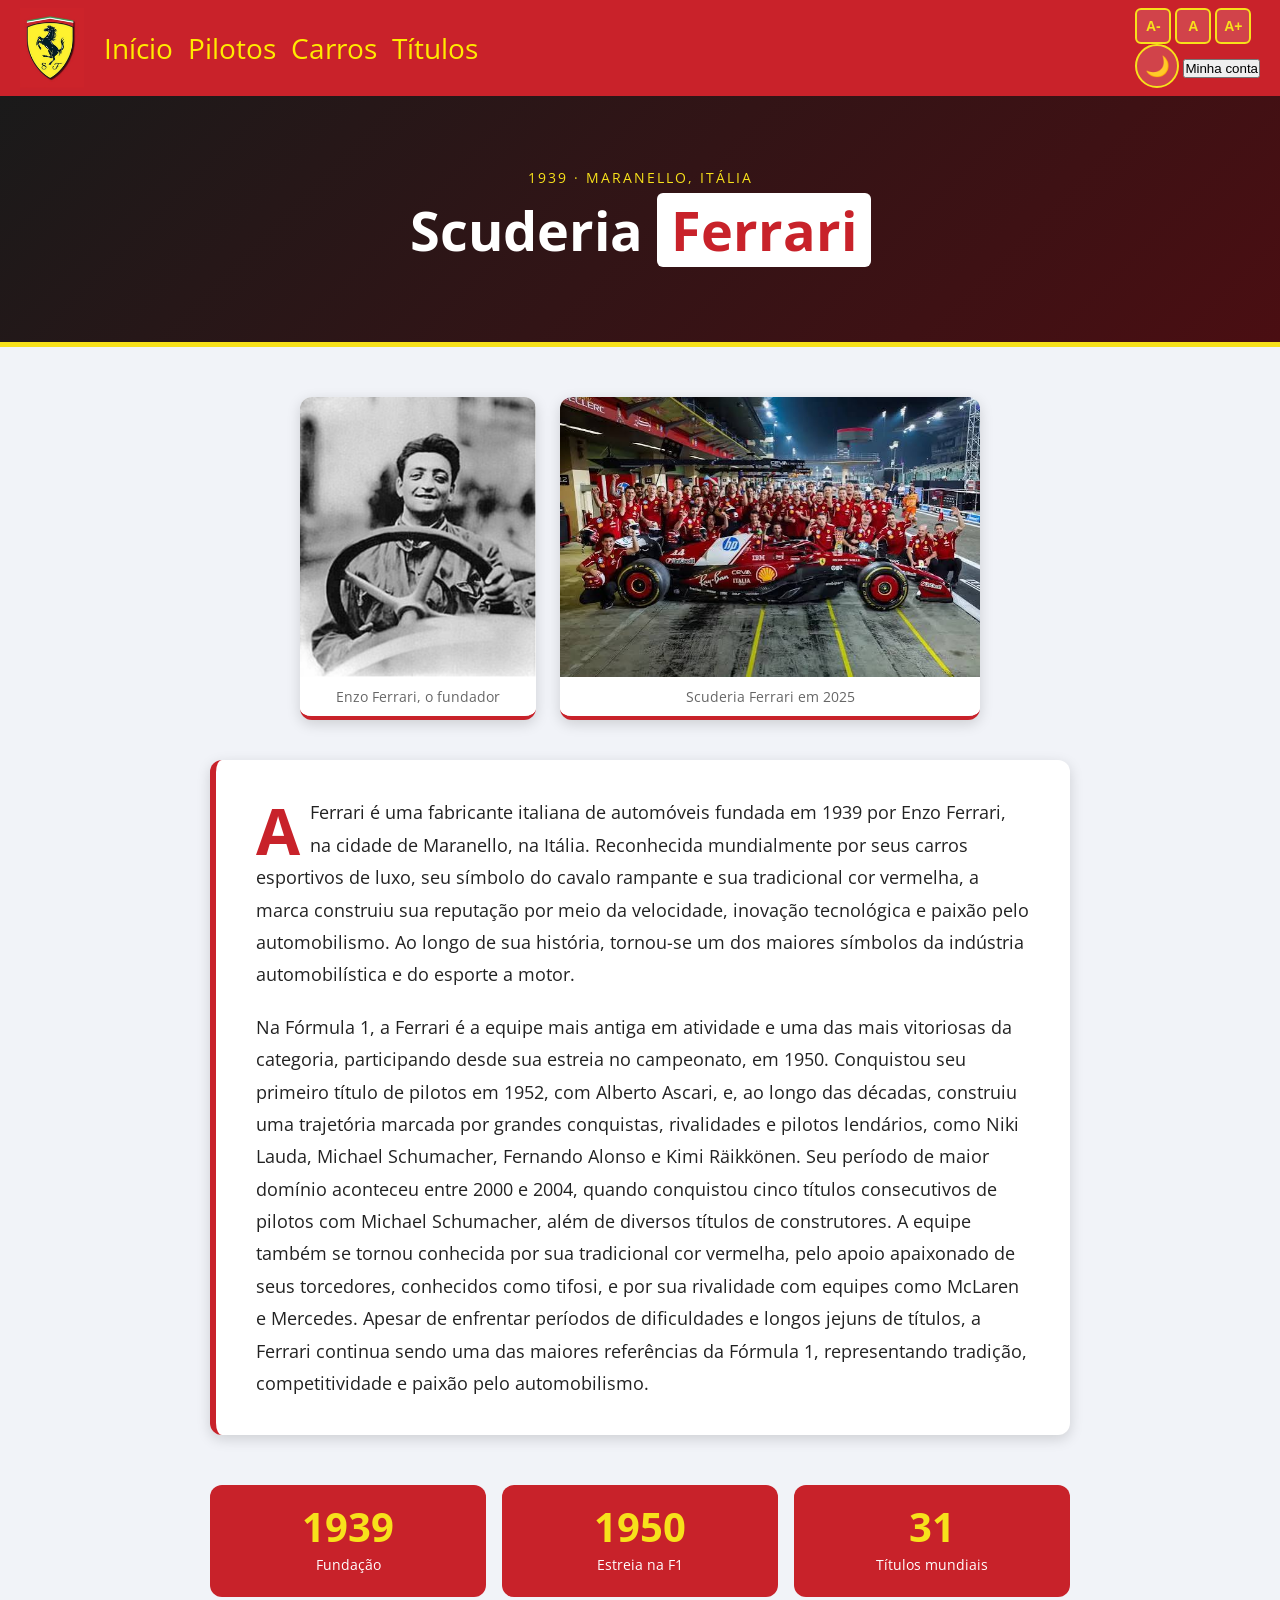
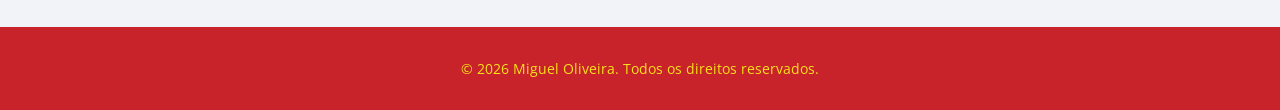
<file: index.html>
<!DOCTYPE html>
<html lang="pt-br">
<head>
  <meta charset="UTF-8">
  <meta name="viewport" content="width=device-width, initial-scale=1.0">
  <title>Ferrari</title>
  <script>
    (function () {
      var tema;
      try { tema = localStorage.getItem('tema'); } catch (e) {}
      if (!tema) {
        tema = window.matchMedia('(prefers-color-scheme: dark)').matches ? 'escuro' : 'claro';
      }
      document.documentElement.setAttribute('data-tema', tema);
    })();
  </script>
  <link href="https://fonts.googleapis.com/css2?family=Open+Sans:wght@400;500&display=swap" rel="stylesheet">
  <link rel="stylesheet" href="style.css">
</head>
<body>

  <header class="navbar">
    <div class="navbar-esquerda">
      <img src="imagens/logo.png" alt="Logo Ferrari" class="logo">

   <nav class="menu">
  <a href="index.html">Início</a>
  <a href="pilotos.html">Pilotos</a>
  <a href="carros.html">Carros</a>
  <a href="titulos.html">Títulos</a>
</nav>
    </div>

<div class="lado-direito">

  <div class="controles-fonte" role="group" aria-label="Tamanho da fonte">
    <button id="fonte-menos" type="button" aria-label="Diminuir fonte">A-</button>
    <button id="fonte-reset" type="button" aria-label="Fonte padrão">A</button>
    <button id="fonte-mais" type="button" aria-label="Aumentar fonte">A+</button>
  </div>

  <button id="botao-tema" class="botao-tema" type="button" aria-label="Alternar modo escuro">🌙</button>
<button id="minhaconta">Minha conta</button>

<div id="caixaConta" class="caixa">
    <div id="login">
        <h3>Entrar na conta</h3>

        <input type="text" id="usuario" placeholder="Usuário ou email">
        <input type="password" id="senhaLogin" placeholder="Senha">

        <button onclick="entrar()">Entrar</button>
        <button onclick="abrirCadastro()">Cadastrar</button>
    </div>

    <div id="cadastro" style="display: none;">
        <h3>Cadastro</h3>

        <input type="text" id="nome" placeholder="Nome">
        <input type="email" id="email" placeholder="Email">
        <input type="password" id="senha" placeholder="Senha">
        <input type="password" id="confirmarSenha" placeholder="Confirmar senha">

        <button onclick="finalizarCadastro()">Finalizar cadastro</button>
        <button onclick="voltarLogin()">Voltar</button>
    </div>

    <div id="perfil" style="display: none;">
        <h3>Minha conta</h3>

        <p id="nomePerfil"></p>
        <p id="emailPerfil"></p>

        <button onclick="sair()">Sair</button>
    </div>

    <p id="mensagem"></p>
</div>
</div>
  </header>
<main>

  <section class="hero">
    <span class="hero-tag">1939 · Maranello, Itália</span>
    <h1>Scuderia <span>Ferrari</span></h1>
  </section>

  <section class="historia">

    <div class="fotos">
      <figure>
        <img src="imagens/enzo ferrari.png">
        <figcaption>Enzo Ferrari, o fundador</figcaption>
      </figure>

      <figure>
        <img src="imagens/images (1).jpg">
        <figcaption>Scuderia Ferrari em 2025</figcaption>
      </figure>
    </div>

    <div class="texto-card">
      <p class="destaque">
        A Ferrari é uma fabricante italiana de automóveis fundada em 1939 por Enzo Ferrari,
        na cidade de Maranello, na Itália. Reconhecida mundialmente por seus carros esportivos
        de luxo, seu símbolo do cavalo rampante e sua tradicional cor vermelha, a marca
        construiu sua reputação por meio da velocidade, inovação tecnológica e paixão pelo
        automobilismo. Ao longo de sua história, tornou-se um dos maiores símbolos da indústria
        automobilística e do esporte a motor.
      </p>

      <p>
        Na Fórmula 1, a Ferrari é a equipe mais antiga em atividade e uma das mais vitoriosas
        da categoria, participando desde sua estreia no campeonato, em 1950. Conquistou seu
        primeiro título de pilotos em 1952, com Alberto Ascari, e, ao longo das décadas,
        construiu uma trajetória marcada por grandes conquistas, rivalidades e pilotos lendários,
        como Niki Lauda, Michael Schumacher, Fernando Alonso e Kimi Räikkönen. Seu período de
        maior domínio aconteceu entre 2000 e 2004, quando conquistou cinco títulos consecutivos
        de pilotos com Michael Schumacher, além de diversos títulos de construtores. A equipe
        também se tornou conhecida por sua tradicional cor vermelha, pelo apoio apaixonado de
        seus torcedores, conhecidos como tifosi, e por sua rivalidade com equipes como McLaren
        e Mercedes. Apesar de enfrentar períodos de dificuldades e longos jejuns de títulos, a
        Ferrari continua sendo uma das maiores referências da Fórmula 1, representando tradição,
        competitividade e paixão pelo automobilismo.
      </p>
    </div>

  </section>

  <section class="numeros">
    <div class="numero"><strong>1939</strong><span>Fundação</span></div>
    <div class="numero"><strong>1950</strong><span>Estreia na F1</span></div>
    <div class="numero"><strong>31</strong><span>Títulos mundiais</span></div>
  </section>
</main>
  <footer class="footer">
    <p class="footer-copy">&copy; 2026 Miguel Oliveira. Todos os direitos reservados.</p>
  </footer>

<script src="script.js"></script>
</body>
</html>
</file>
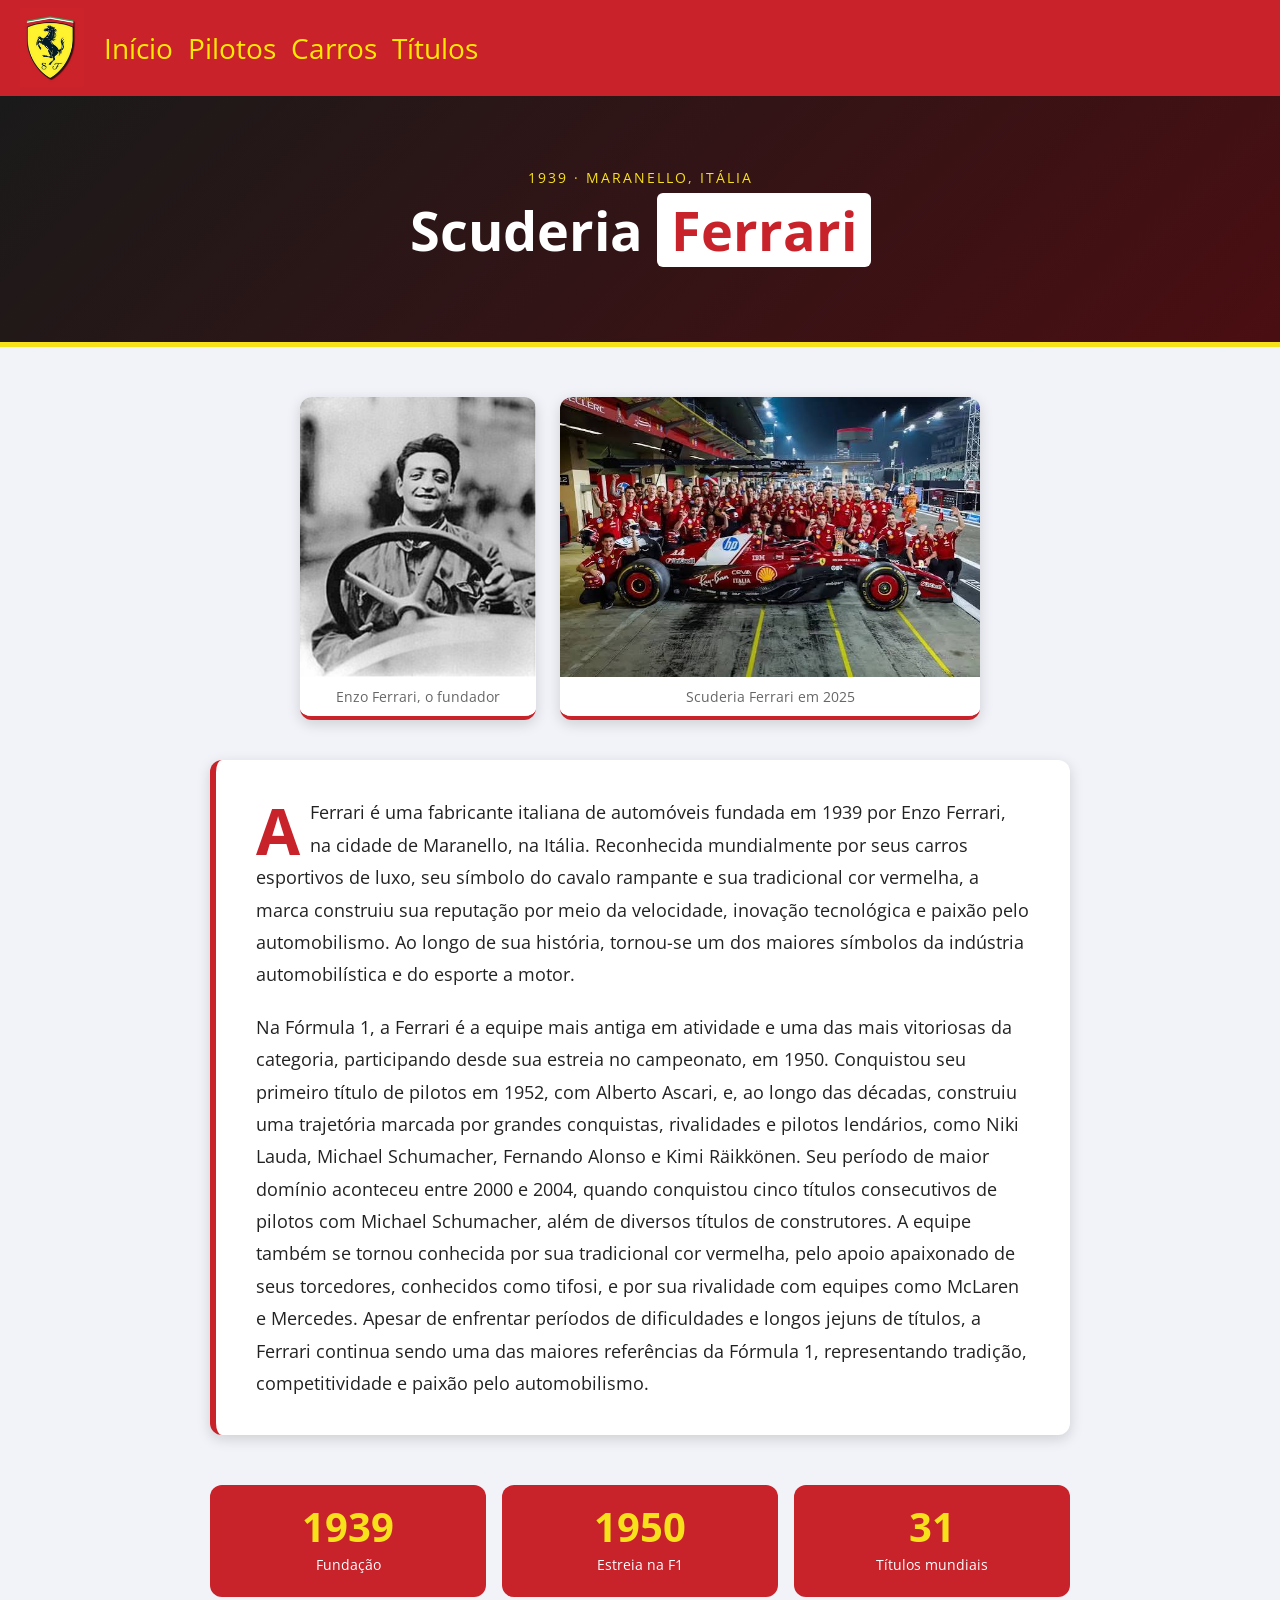
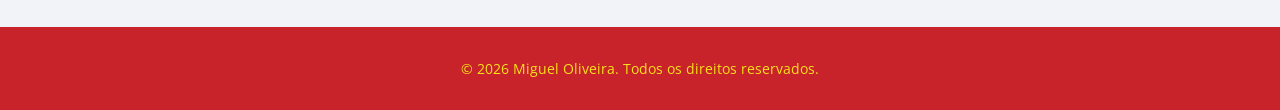
<file: Ferrari-sem js/index.html>
<!DOCTYPE html>
<html lang="pt-br">
<head>
  <meta charset="UTF-8">
  <meta name="viewport" content="width=device-width, initial-scale=1.0">
  <title>Ferrari</title>
  <script>
    (function () {
      var tema;
      try { tema = localStorage.getItem('tema'); } catch (e) {}
      if (!tema) {
        tema = window.matchMedia('(prefers-color-scheme: dark)').matches ? 'escuro' : 'claro';
      }
      document.documentElement.setAttribute('data-tema', tema);
    })();
  </script>
  <link href="https://fonts.googleapis.com/css2?family=Open+Sans:wght@400;500&display=swap" rel="stylesheet">
  <link rel="stylesheet" href="style.css">
</head>
<body>

  <header class="navbar">
    <div class="navbar-esquerda">
      <img src="imagens/logo.png" alt="Logo Ferrari" class="logo">

   <nav class="menu">
  <a href="index.html">Início</a>
  <a href="pilotos.html">Pilotos</a>
  <a href="carros.html">Carros</a>
  <a href="titulos.html">Títulos</a>
</nav>
    </div>

  </header>
<main>

  <section class="hero">
    <span class="hero-tag">1939 · Maranello, Itália</span>
    <h1>Scuderia <span>Ferrari</span></h1>
  </section>

  <section class="historia">

    <div class="fotos">
      <figure>
        <img src="imagens/enzo ferrari.png">
        <figcaption>Enzo Ferrari, o fundador</figcaption>
      </figure>

      <figure>
        <img src="imagens/images (1).jpg">
        <figcaption>Scuderia Ferrari em 2025</figcaption>
      </figure>
    </div>

    <div class="texto-card">
      <p class="destaque">
        A Ferrari é uma fabricante italiana de automóveis fundada em 1939 por Enzo Ferrari,
        na cidade de Maranello, na Itália. Reconhecida mundialmente por seus carros esportivos
        de luxo, seu símbolo do cavalo rampante e sua tradicional cor vermelha, a marca
        construiu sua reputação por meio da velocidade, inovação tecnológica e paixão pelo
        automobilismo. Ao longo de sua história, tornou-se um dos maiores símbolos da indústria
        automobilística e do esporte a motor.
      </p>

      <p>
        Na Fórmula 1, a Ferrari é a equipe mais antiga em atividade e uma das mais vitoriosas
        da categoria, participando desde sua estreia no campeonato, em 1950. Conquistou seu
        primeiro título de pilotos em 1952, com Alberto Ascari, e, ao longo das décadas,
        construiu uma trajetória marcada por grandes conquistas, rivalidades e pilotos lendários,
        como Niki Lauda, Michael Schumacher, Fernando Alonso e Kimi Räikkönen. Seu período de
        maior domínio aconteceu entre 2000 e 2004, quando conquistou cinco títulos consecutivos
        de pilotos com Michael Schumacher, além de diversos títulos de construtores. A equipe
        também se tornou conhecida por sua tradicional cor vermelha, pelo apoio apaixonado de
        seus torcedores, conhecidos como tifosi, e por sua rivalidade com equipes como McLaren
        e Mercedes. Apesar de enfrentar períodos de dificuldades e longos jejuns de títulos, a
        Ferrari continua sendo uma das maiores referências da Fórmula 1, representando tradição,
        competitividade e paixão pelo automobilismo.
      </p>
    </div>

  </section>

  <section class="numeros">
    <div class="numero"><strong>1939</strong><span>Fundação</span></div>
    <div class="numero"><strong>1950</strong><span>Estreia na F1</span></div>
    <div class="numero"><strong>31</strong><span>Títulos mundiais</span></div>
  </section>
</main>
  <footer class="footer">
    <p class="footer-copy">&copy; 2026 Miguel Oliveira. Todos os direitos reservados.</p>
  </footer>

</body>
</html>
</file>
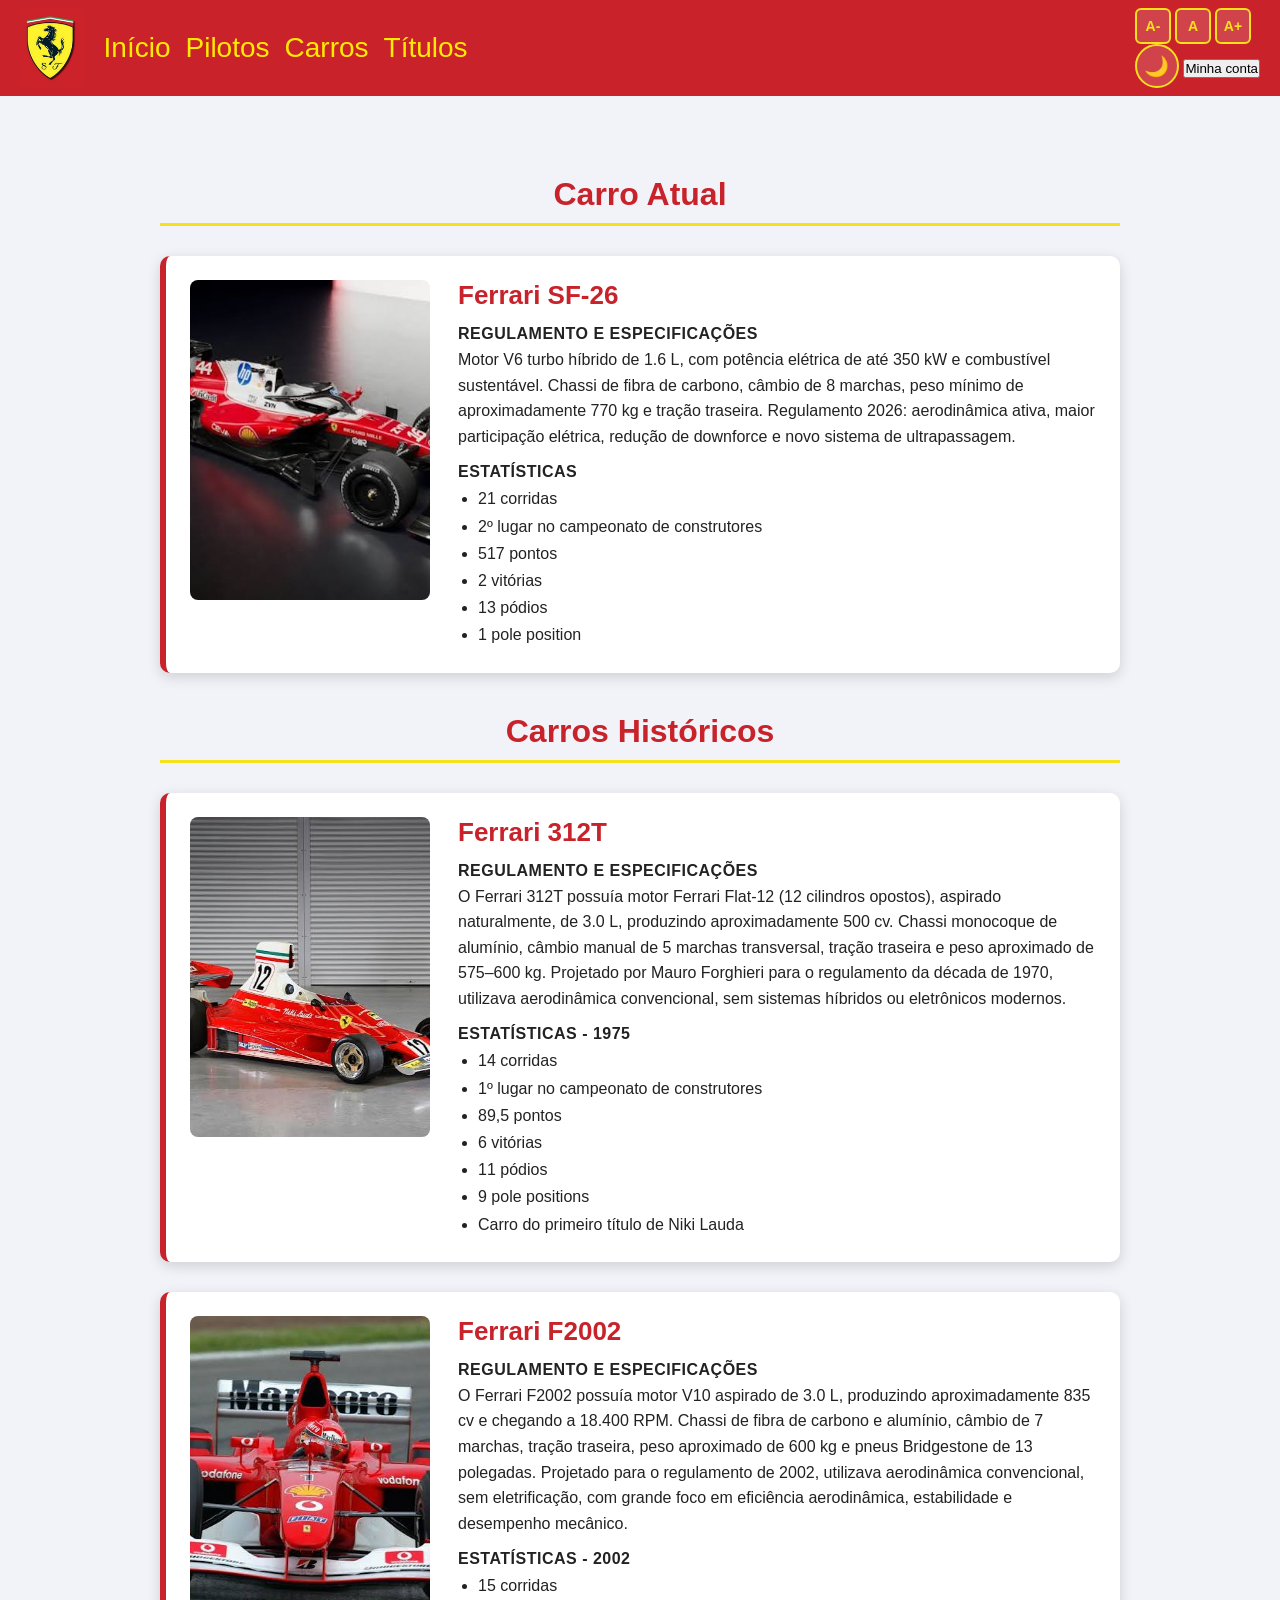
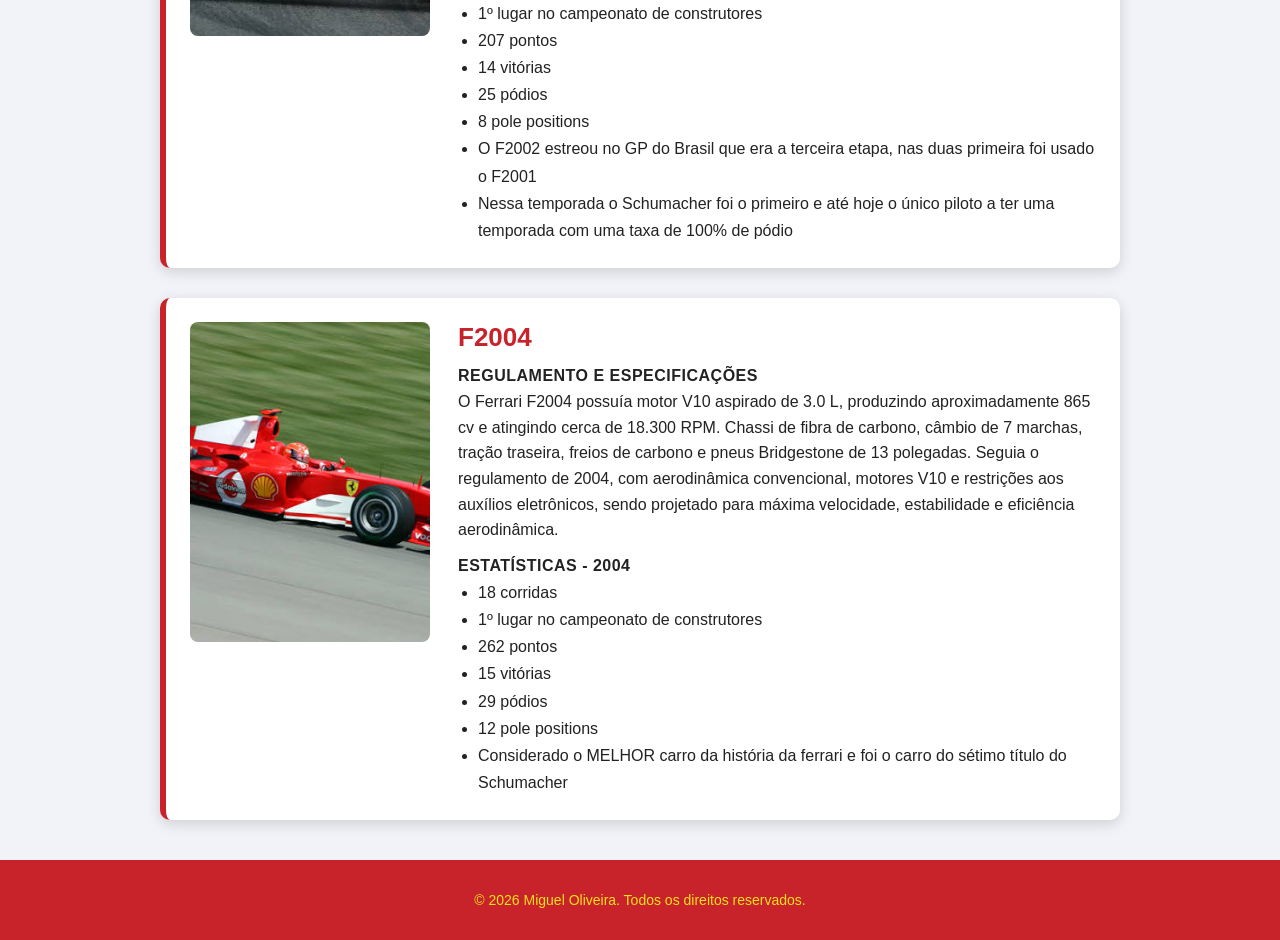
<file: carros.html>
<!DOCTYPE html>
<html lang="pt-br">
<head>
  <meta charset="UTF-8">
  <meta name="viewport" content="width=device-width, initial-scale=1.0">
  <title>Carros - Ferrari</title>
    <script>
    (function () {
      var tema;
      try { tema = localStorage.getItem('tema'); } catch (e) {}
      if (!tema) {
        tema = window.matchMedia('(prefers-color-scheme: dark)').matches ? 'escuro' : 'claro';
      }
      document.documentElement.setAttribute('data-tema', tema);
    })();
  </script>
<link rel="stylesheet" href="style.css">
</head>

<body>

    <header class="navbar">
    <div class="navbar-esquerda">
      <img src="imagens/logo.png" alt="Logo Ferrari" class="logo">

   <nav class="menu">
  <a href="index.html">Início</a>
  <a href="pilotos.html">Pilotos</a>
  <a href="carros.html">Carros</a>
  <a href="titulos.html">Títulos</a>
</nav>
    </div>

    <div class="lado-direito">

  <div class="controles-fonte" role="group" aria-label="Tamanho da fonte">
    <button id="fonte-menos" type="button" aria-label="Diminuir fonte">A-</button>
    <button id="fonte-reset" type="button" aria-label="Fonte padrão">A</button>
    <button id="fonte-mais" type="button" aria-label="Aumentar fonte">A+</button>
  </div>

  <button id="botao-tema" class="botao-tema" type="button" aria-label="Alternar modo escuro">🌙</button>
<button id="minhaconta">Minha conta</button>

<div id="caixaConta" class="caixa">
    <div id="login">
        <h3>Entrar na conta</h3>

        <input type="text" id="usuario" placeholder="Usuário ou email">
        <input type="password" id="senhaLogin" placeholder="Senha">

        <button onclick="entrar()">Entrar</button>
        <button onclick="abrirCadastro()">Cadastrar</button>
    </div>

    <div id="cadastro" style="display: none;">
        <h3>Cadastro</h3>

        <input type="text" id="nome" placeholder="Nome">
        <input type="email" id="email" placeholder="Email">
        <input type="password" id="senha" placeholder="Senha">
        <input type="password" id="confirmarSenha" placeholder="Confirmar senha">

        <button onclick="finalizarCadastro()">Finalizar cadastro</button>
        <button onclick="voltarLogin()">Voltar</button>
    </div>

    <div id="perfil" style="display: none;">
        <h3>Minha conta</h3>

        <p id="nomePerfil"></p>
        <p id="emailPerfil"></p>

        <button onclick="sair()">Sair</button>
    </div>

    <p id="mensagem"></p>
</div>
</div>
  </header>

  <main class="pilotos">

    <h1>Carro Atual</h1>

    <section class="lista-pilotos">

      <article class="piloto-card">
        <img src="imagens/sf26.jpg">
        <div class="piloto-info">
          <h2>Ferrari SF-26</h2>
          <h3>Regulamento e Especificações</h3>
          <p>
           Motor V6 turbo híbrido de 1.6 L, com potência elétrica de até 350 kW e combustível sustentável.
           Chassi de fibra de carbono, câmbio de 8 marchas, peso mínimo de aproximadamente 770 kg e tração traseira.
           Regulamento 2026: aerodinâmica ativa, maior participação elétrica, redução de downforce e novo sistema de ultrapassagem. 
          </p>

          <h3>Estatísticas</h3>
          <ul>
            <li>21 corridas</li>
            <li>2º lugar no campeonato de construtores</li>
            <li>517 pontos</li>
            <li>2 vitórias</li>
            <li>13 pódios</li>
            <li>1 pole position</li>                                    
          </ul>
        </div>
      </article>
    </section>

    <h1>Carros Históricos</h1>

    <section class="lista-pilotos">

      <article class="piloto-card">
        <img src="imagens/312t.jpg">
        <div class="piloto-info">
          <h2>Ferrari 312T</h2>
          <h3>Regulamento e Especificações</h3>
          <p>
            O Ferrari 312T possuía motor Ferrari Flat-12 (12 cilindros opostos), aspirado naturalmente, de 3.0 L, produzindo aproximadamente 500 cv.
            Chassi monocoque de alumínio, câmbio manual de 5 marchas transversal, tração traseira e peso aproximado de 575–600 kg.
            Projetado por Mauro Forghieri para o regulamento da década de 1970, utilizava aerodinâmica convencional, sem sistemas híbridos ou eletrônicos modernos.
          </p>

          <h3>Estatísticas - 1975</h3>
          <ul>
            <li>14 corridas</li>
            <li>1º lugar no campeonato de construtores</li>
            <li>89,5 pontos</li>
            <li>6 vitórias</li>
            <li>11 pódios</li>
            <li>9 pole positions</li>
            <li>Carro do primeiro título de Niki Lauda</li>
          </ul>
        </div>
      </article>

      <article class="piloto-card">
        <img src="imagens/f2002.jpg">
        <div class="piloto-info">
          <h2>Ferrari F2002</h2>
          <h3>Regulamento e Especificações</h3>
          <p>
            O Ferrari F2002 possuía motor V10 aspirado de 3.0 L, produzindo aproximadamente 835 cv e chegando a 18.400 RPM.
            Chassi de fibra de carbono e alumínio, câmbio de 7 marchas, tração traseira, peso aproximado de 600 kg e pneus Bridgestone de 13 polegadas.
            Projetado para o regulamento de 2002, utilizava aerodinâmica convencional, sem eletrificação, com grande foco em eficiência aerodinâmica, estabilidade e desempenho mecânico.
          </p>

          <h3>Estatísticas - 2002</h3>
          <ul>
            <li>15 corridas</li>
            <li>1º lugar no campeonato de construtores</li>
            <li>207 pontos</li>
            <li>14 vitórias</li>
            <li>25 pódios</li>
            <li>8 pole positions</li>
            <li>O F2002 estreou no GP do Brasil que era a terceira etapa, nas duas primeira foi usado o F2001</li>
            <li>Nessa temporada o Schumacher foi o primeiro e até hoje o único piloto a ter uma temporada com uma taxa de 100% de pódio</li>
        </ul>
        </div>
      </article>

      <article class="piloto-card">
        <img src="imagens/f2004.jpg">
        <div class="piloto-info">
          <h2>F2004</h2>
          <h3>Regulamento e Especificações</h3>
          <p>
            O Ferrari F2004 possuía motor V10 aspirado de 3.0 L, produzindo aproximadamente 865 cv e atingindo cerca de 18.300 RPM.
            Chassi de fibra de carbono, câmbio de 7 marchas, tração traseira, freios de carbono e pneus Bridgestone de 13 polegadas.
            Seguia o regulamento de 2004, com aerodinâmica convencional, motores V10 e restrições aos auxílios eletrônicos, sendo projetado para máxima velocidade, estabilidade e eficiência aerodinâmica.
          </p>

          <h3>Estatísticas - 2004</h3>
          <ul>
            <li>18 corridas</li>
            <li>1º lugar no campeonato de construtores</li>
            <li>262 pontos</li>
            <li>15 vitórias</li>
            <li>29 pódios</li>
            <li>12 pole positions</li>
            <li>Considerado o MELHOR carro da história da ferrari e foi o carro do sétimo título do Schumacher</li>
        </div>
      </article>

    </section>
  </main>
    <footer class="footer">
    <p class="footer-copy">&copy; 2026 Miguel Oliveira. Todos os direitos reservados.</p>
  </footer>

<script src="script.js"></script>
</body>
</html>
</file>
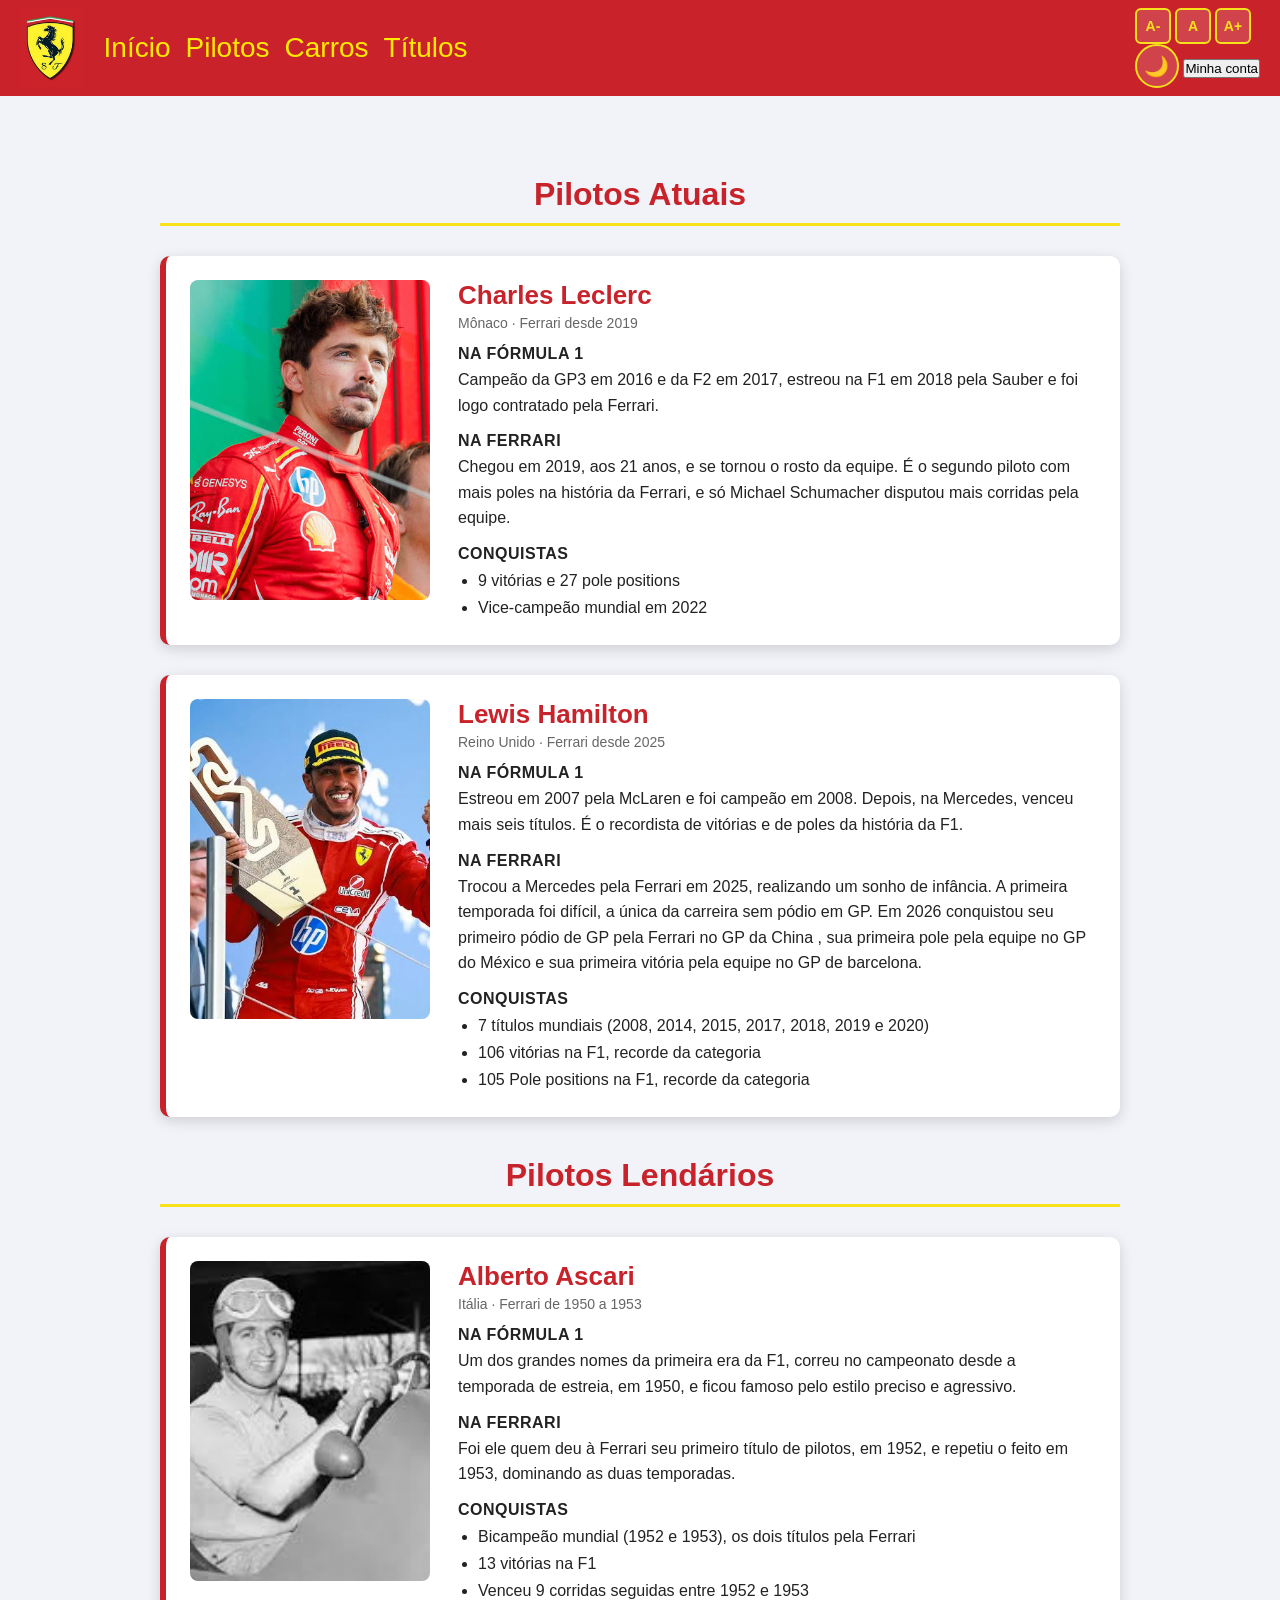
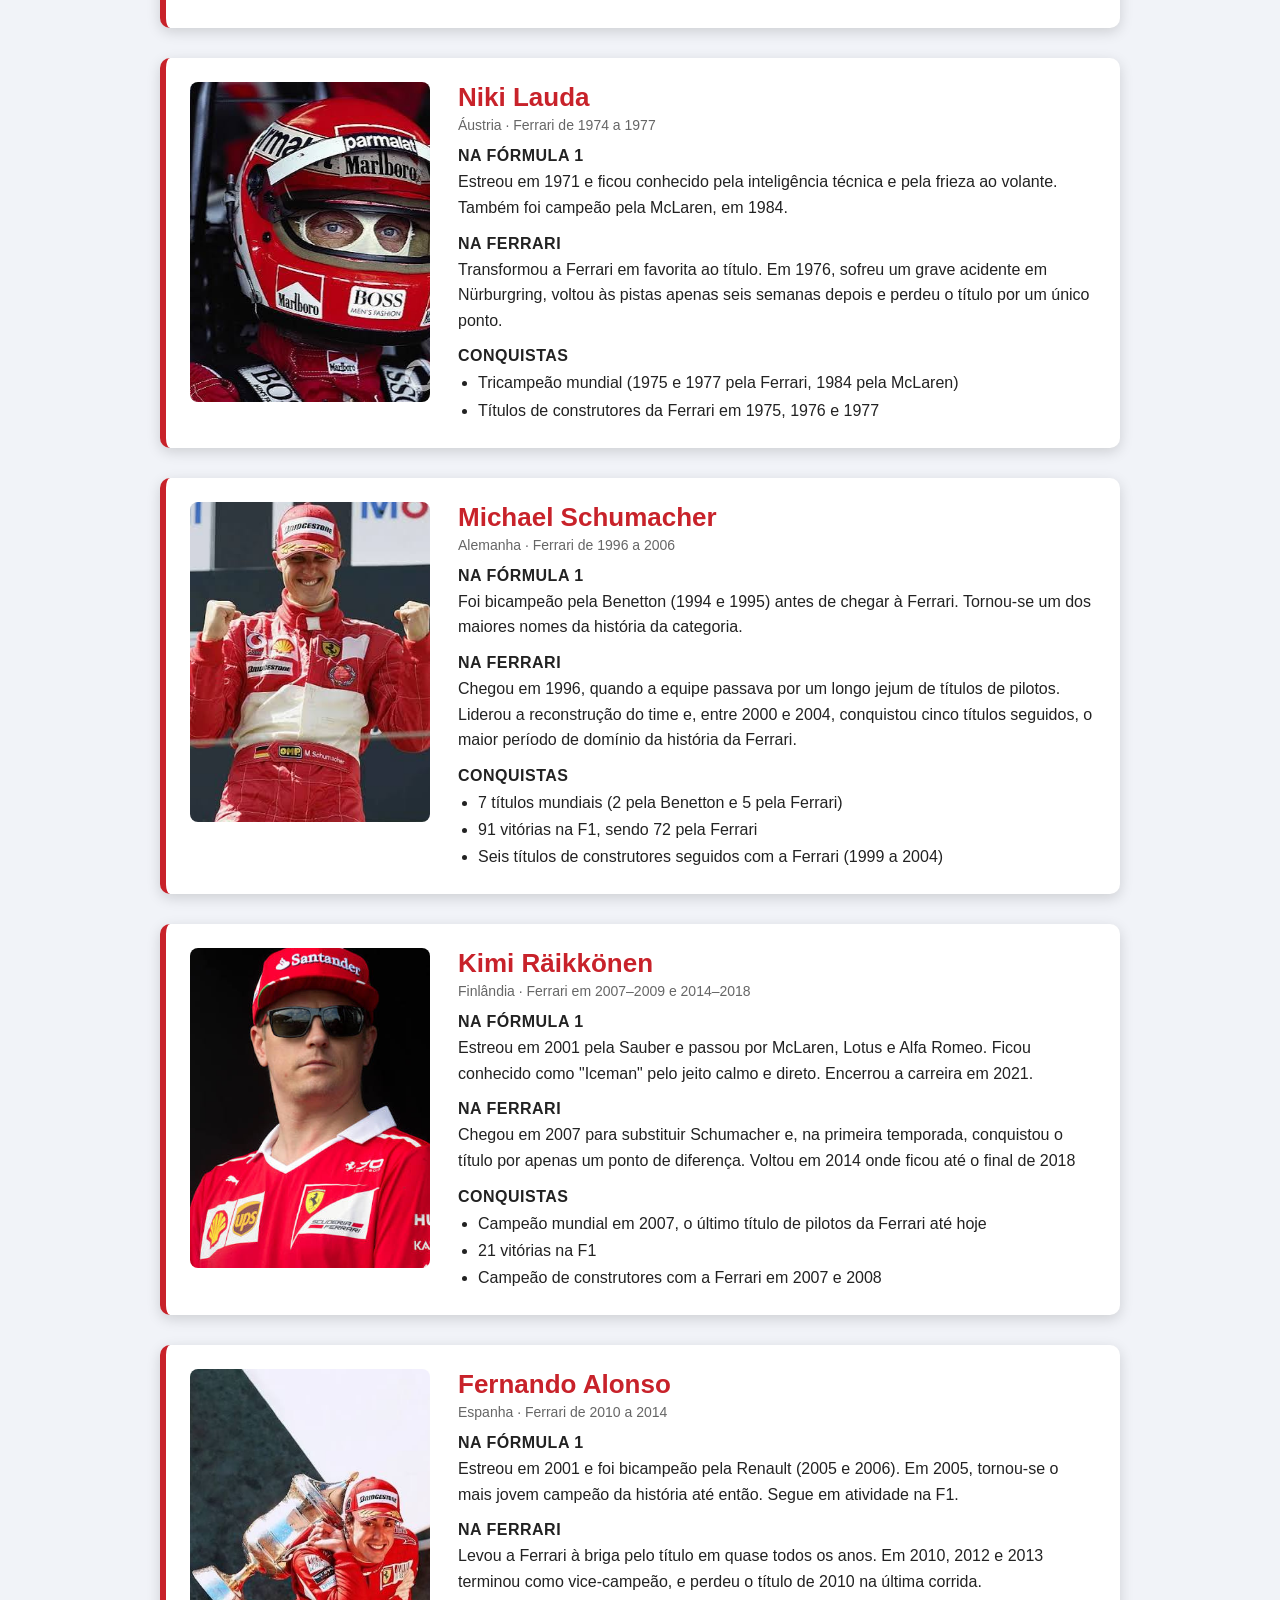
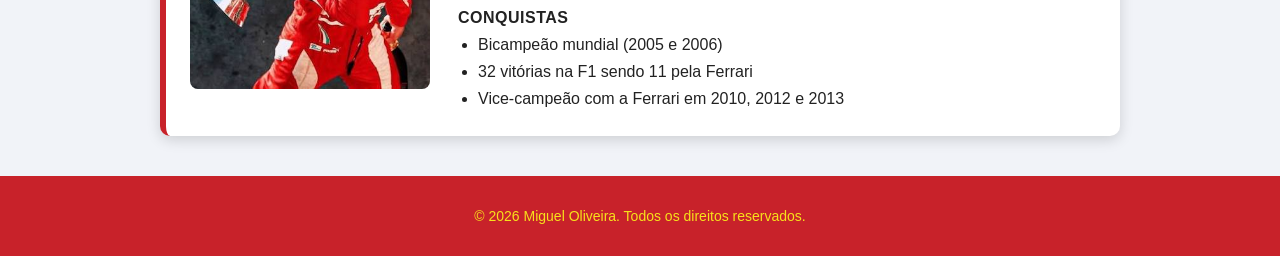
<file: pilotos.html>
<!DOCTYPE html>
<html lang="pt-br">
<head>
  <meta charset="UTF-8">
  <meta name="viewport" content="width=device-width, initial-scale=1.0">
  <title>Pilotos - Ferrari</title>
    <script>
    (function () {
      var tema;
      try { tema = localStorage.getItem('tema'); } catch (e) {}
      if (!tema) {
        tema = window.matchMedia('(prefers-color-scheme: dark)').matches ? 'escuro' : 'claro';
      }
      document.documentElement.setAttribute('data-tema', tema);
    })();
  </script>
<link rel="stylesheet" href="style.css">
</head>

<body>

    <header class="navbar">
    <div class="navbar-esquerda">
      <img src="imagens/logo.png" alt="Logo Ferrari" class="logo">

   <nav class="menu">
  <a href="index.html">Início</a>
  <a href="pilotos.html">Pilotos</a>
  <a href="carros.html">Carros</a>
  <a href="titulos.html">Títulos</a>
</nav>
    </div>

    <div class="lado-direito">

  <div class="controles-fonte" role="group" aria-label="Tamanho da fonte">
    <button id="fonte-menos" type="button" aria-label="Diminuir fonte">A-</button>
    <button id="fonte-reset" type="button" aria-label="Fonte padrão">A</button>
    <button id="fonte-mais" type="button" aria-label="Aumentar fonte">A+</button>
  </div>

  <button id="botao-tema" class="botao-tema" type="button" aria-label="Alternar modo escuro">🌙</button>

  <button id="minhaconta">Minha conta</button>

<div id="caixaConta" class="caixa">
    <div id="login">
        <h3>Entrar na conta</h3>

        <input type="text" id="usuario" placeholder="Usuário ou email">
        <input type="password" id="senhaLogin" placeholder="Senha">

        <button onclick="entrar()">Entrar</button>
        <button onclick="abrirCadastro()">Cadastrar</button>
    </div>

    <div id="cadastro" style="display: none;">
        <h3>Cadastro</h3>

        <input type="text" id="nome" placeholder="Nome">
        <input type="email" id="email" placeholder="Email">
        <input type="password" id="senha" placeholder="Senha">
        <input type="password" id="confirmarSenha" placeholder="Confirmar senha">

        <button onclick="finalizarCadastro()">Finalizar cadastro</button>
        <button onclick="voltarLogin()">Voltar</button>
    </div>

    <div id="perfil" style="display: none;">
        <h3>Minha conta</h3>

        <p id="nomePerfil"></p>
        <p id="emailPerfil"></p>

        <button onclick="sair()">Sair</button>
    </div>

    <p id="mensagem"></p>
</div>
</div>
  </header>

  <main class="pilotos">

    <h1>Pilotos Atuais</h1>

    <section class="lista-pilotos">

      <article class="piloto-card">
        <img src="imagens/leclerc.jpg">
        <div class="piloto-info">
          <h2>Charles Leclerc</h2>
          <span class="piloto-sub">Mônaco · Ferrari desde 2019</span>

          <h3>Na Fórmula 1</h3>
          <p>
            Campeão da GP3 em 2016 e da F2 em 2017, estreou na F1 em 2018 pela Sauber
            e foi logo contratado pela Ferrari.
          </p>

          <h3>Na Ferrari</h3>
          <p>
            Chegou em 2019, aos 21 anos, e se tornou o rosto da equipe. É o segundo piloto
            com mais poles na história da Ferrari, e só Michael Schumacher disputou mais
            corridas pela equipe. 
          </p>

          <h3>Conquistas</h3>
          <ul>
            <li>9 vitórias e 27 pole positions</li>
            <li>Vice-campeão mundial em 2022</li>
          </ul>
        </div>
      </article>

      <article class="piloto-card">
        <img src="imagens/hamilton.jpg">
        <div class="piloto-info">
          <h2>Lewis Hamilton</h2>
          <span class="piloto-sub">Reino Unido · Ferrari desde 2025</span>

          <h3>Na Fórmula 1</h3>
          <p>
            Estreou em 2007 pela McLaren e foi campeão em 2008. Depois, na Mercedes, venceu
            mais seis títulos. É o recordista de vitórias e de poles da história da F1.
          </p>

          <h3>Na Ferrari</h3>
          <p>
            Trocou a Mercedes pela Ferrari em 2025, realizando um sonho de infância. A primeira
            temporada foi difícil, a única da carreira sem pódio em GP. Em 2026 conquistou seu primeiro pódio de GP pela Ferrari no GP da China
           , sua primeira pole pela equipe no GP do México e sua primeira vitória pela equipe no GP de barcelona.
          </p>

          <h3>Conquistas</h3>
          <ul>
            <li>7 títulos mundiais (2008, 2014, 2015, 2017, 2018, 2019 e 2020)</li>
            <li>106 vitórias na F1, recorde da categoria</li>
            <li>105 Pole positions na F1, recorde da categoria</li>
          </ul>
        </div>
      </article>

    </section>

    <h1>Pilotos Lendários</h1>

    <section class="lista-pilotos">

      <article class="piloto-card">
        <img src="imagens/ascari.jpg">
        <div class="piloto-info">
          <h2>Alberto Ascari</h2>
          <span class="piloto-sub">Itália · Ferrari de 1950 a 1953</span>

          <h3>Na Fórmula 1</h3>
          <p>
            Um dos grandes nomes da primeira era da F1, correu no campeonato desde a
            temporada de estreia, em 1950, e ficou famoso pelo estilo preciso e agressivo.
          </p>

          <h3>Na Ferrari</h3>
          <p>
            Foi ele quem deu à Ferrari seu primeiro título de pilotos, em 1952, e repetiu
            o feito em 1953, dominando as duas temporadas.
          </p>

          <h3>Conquistas</h3>
          <ul>
            <li>Bicampeão mundial (1952 e 1953), os dois títulos pela Ferrari</li>
            <li>13 vitórias na F1</li>
            <li>Venceu 9 corridas seguidas entre 1952 e 1953</li>
          </ul>
        </div>
      </article>

      <article class="piloto-card">
        <img src="imagens/lauda.jpg">
        <div class="piloto-info">
          <h2>Niki Lauda</h2>
          <span class="piloto-sub">Áustria · Ferrari de 1974 a 1977</span>

          <h3>Na Fórmula 1</h3>
          <p>
            Estreou em 1971 e ficou conhecido pela inteligência técnica e pela
            frieza ao volante. Também foi campeão pela McLaren, em 1984.
          </p>

          <h3>Na Ferrari</h3>
          <p>
            Transformou a Ferrari em favorita ao título. Em 1976, sofreu um grave acidente
            em Nürburgring, voltou às pistas apenas seis semanas depois e perdeu o título
            por um único ponto.
          </p>

          <h3>Conquistas</h3>
          <ul>
            <li>Tricampeão mundial (1975 e 1977 pela Ferrari, 1984 pela McLaren)</li>
            <li>Títulos de construtores da Ferrari em 1975, 1976 e 1977</li>
          </ul>
        </div>
      </article>

      <article class="piloto-card">
        <img src="imagens/schumacher.jpg">
        <div class="piloto-info">
          <h2>Michael Schumacher</h2>
          <span class="piloto-sub">Alemanha · Ferrari de 1996 a 2006</span>

          <h3>Na Fórmula 1</h3>
          <p>
            Foi bicampeão pela Benetton (1994 e 1995) antes de chegar à Ferrari. Tornou-se
            um dos maiores nomes da história da categoria.
          </p>

          <h3>Na Ferrari</h3>
          <p>
            Chegou em 1996, quando a equipe passava por um longo jejum de títulos de pilotos.
            Liderou a reconstrução do time e, entre 2000 e 2004, conquistou cinco títulos
            seguidos, o maior período de domínio da história da Ferrari.
          </p>

          <h3>Conquistas</h3>
          <ul>
            <li>7 títulos mundiais (2 pela Benetton e 5 pela Ferrari)</li>
            <li>91 vitórias na F1, sendo 72 pela Ferrari</li>
            <li>Seis títulos de construtores seguidos com a Ferrari (1999 a 2004)</li>
          </ul>
        </div>
      </article>

      <article class="piloto-card">
        <img src="imagens/raikkonen.jpg">
        <div class="piloto-info">
          <h2>Kimi Räikkönen</h2>
          <span class="piloto-sub">Finlândia · Ferrari em 2007–2009 e 2014–2018</span>

          <h3>Na Fórmula 1</h3>
          <p>
            Estreou em 2001 pela Sauber e passou por McLaren, Lotus e Alfa Romeo. Ficou
            conhecido como "Iceman" pelo jeito calmo e direto. Encerrou a carreira em 2021.
          </p>

          <h3>Na Ferrari</h3>
          <p>
            Chegou em 2007 para substituir Schumacher e, na primeira temporada, conquistou
            o título por apenas um ponto de diferença. Voltou em 2014 onde ficou até o final de 2018
          </p>

          <h3>Conquistas</h3>
          <ul>
            <li>Campeão mundial em 2007, o último título de pilotos da Ferrari até hoje</li>
            <li>21 vitórias na F1</li>
            <li>Campeão de construtores com a Ferrari em 2007 e 2008</li>
          </ul>
        </div>
      </article>

      <article class="piloto-card">
        <img src="imagens/aalonso.jpg">
        <div class="piloto-info">
          <h2>Fernando Alonso</h2>
          <span class="piloto-sub">Espanha · Ferrari de 2010 a 2014</span>

          <h3>Na Fórmula 1</h3>
          <p>
            Estreou em 2001 e foi bicampeão pela Renault (2005 e 2006). Em 2005, tornou-se o
            mais jovem campeão da história até então. Segue em atividade na F1.
          </p>

          <h3>Na Ferrari</h3>
          <p>
            Levou a Ferrari à briga pelo título em quase todos os anos. Em 2010, 2012 e
            2013 terminou como vice-campeão, e perdeu o título de 2010 na última corrida.
          </p>

          <h3>Conquistas</h3>
          <ul>
            <li>Bicampeão mundial (2005 e 2006)</li>
            <li>32 vitórias na F1 sendo 11 pela Ferrari</li>
            <li>Vice-campeão com a Ferrari em 2010, 2012 e 2013</li>
          </ul>
        </div>
      </article>

    </section>
  </main>
    <footer class="footer">
    <p class="footer-copy">&copy; 2026 Miguel Oliveira. Todos os direitos reservados.</p>
  </footer>

<script src="script.js"></script>
</body>
</html>
</file>
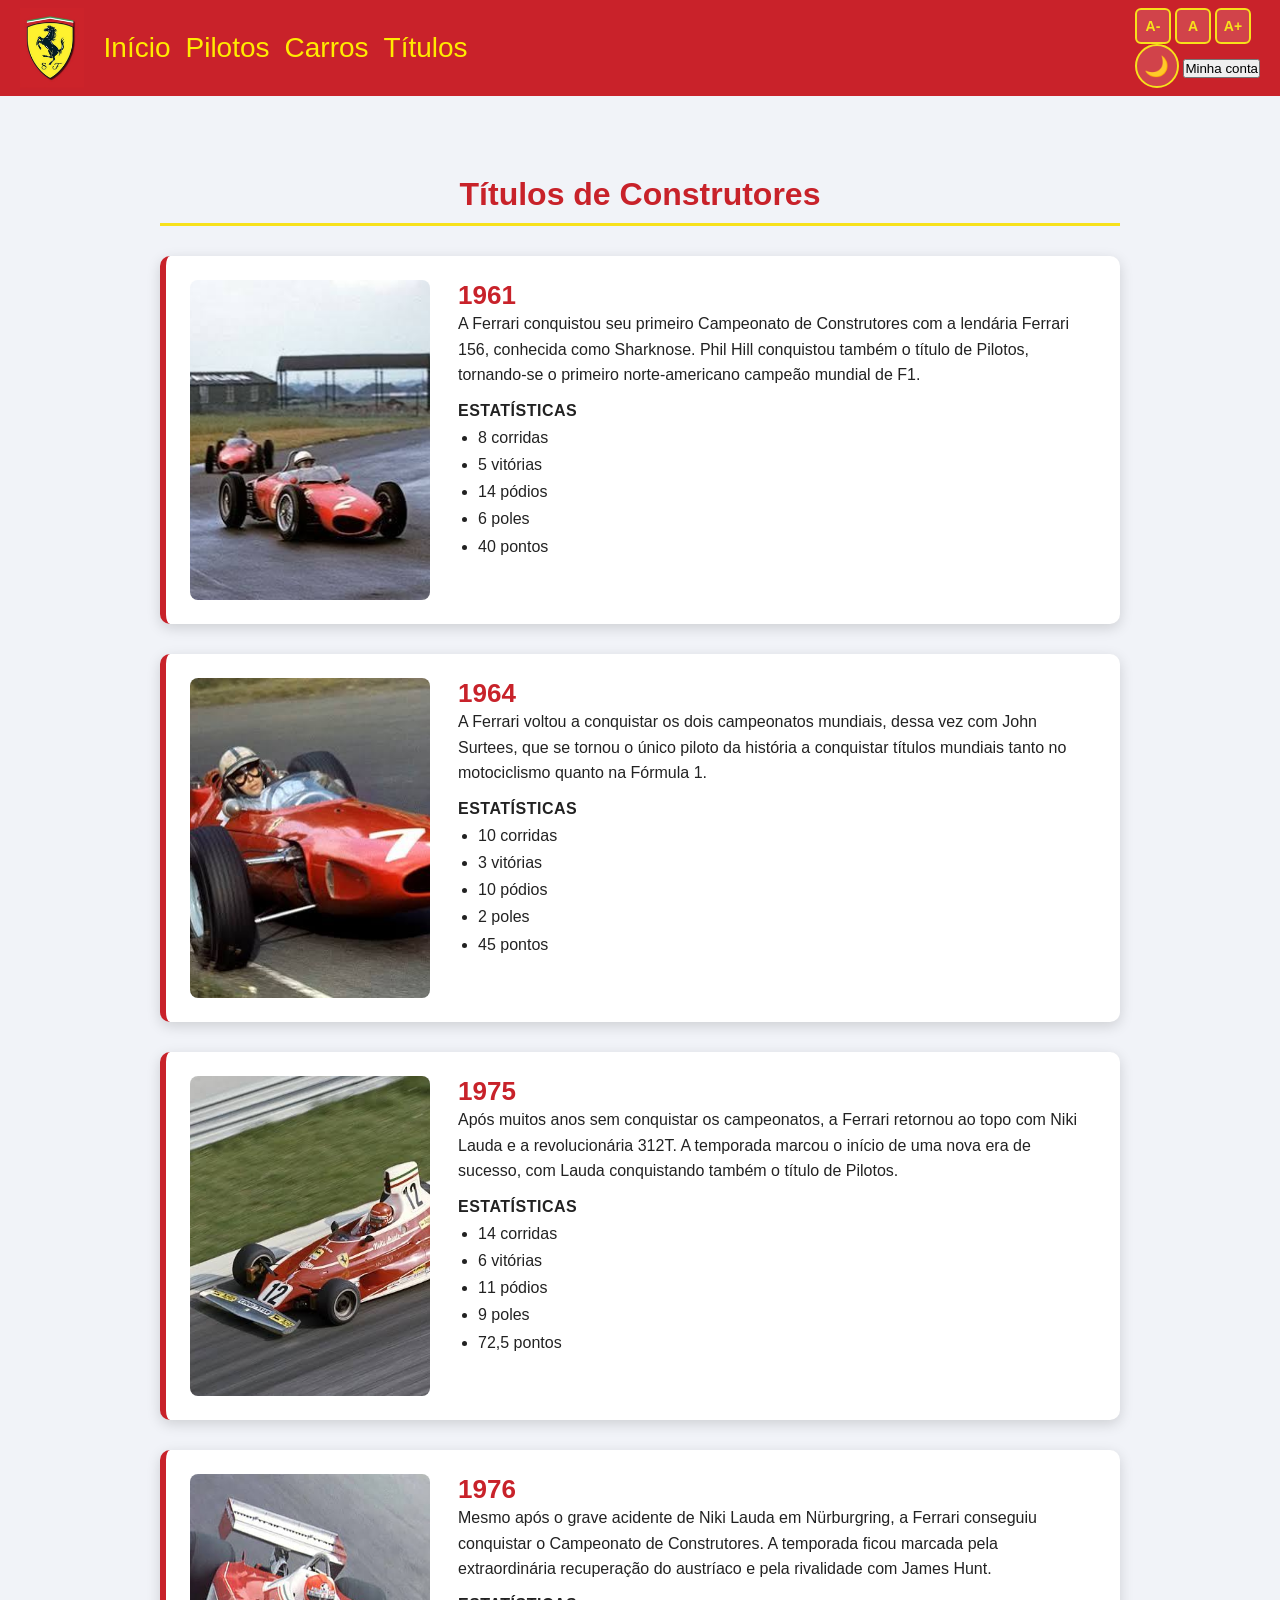
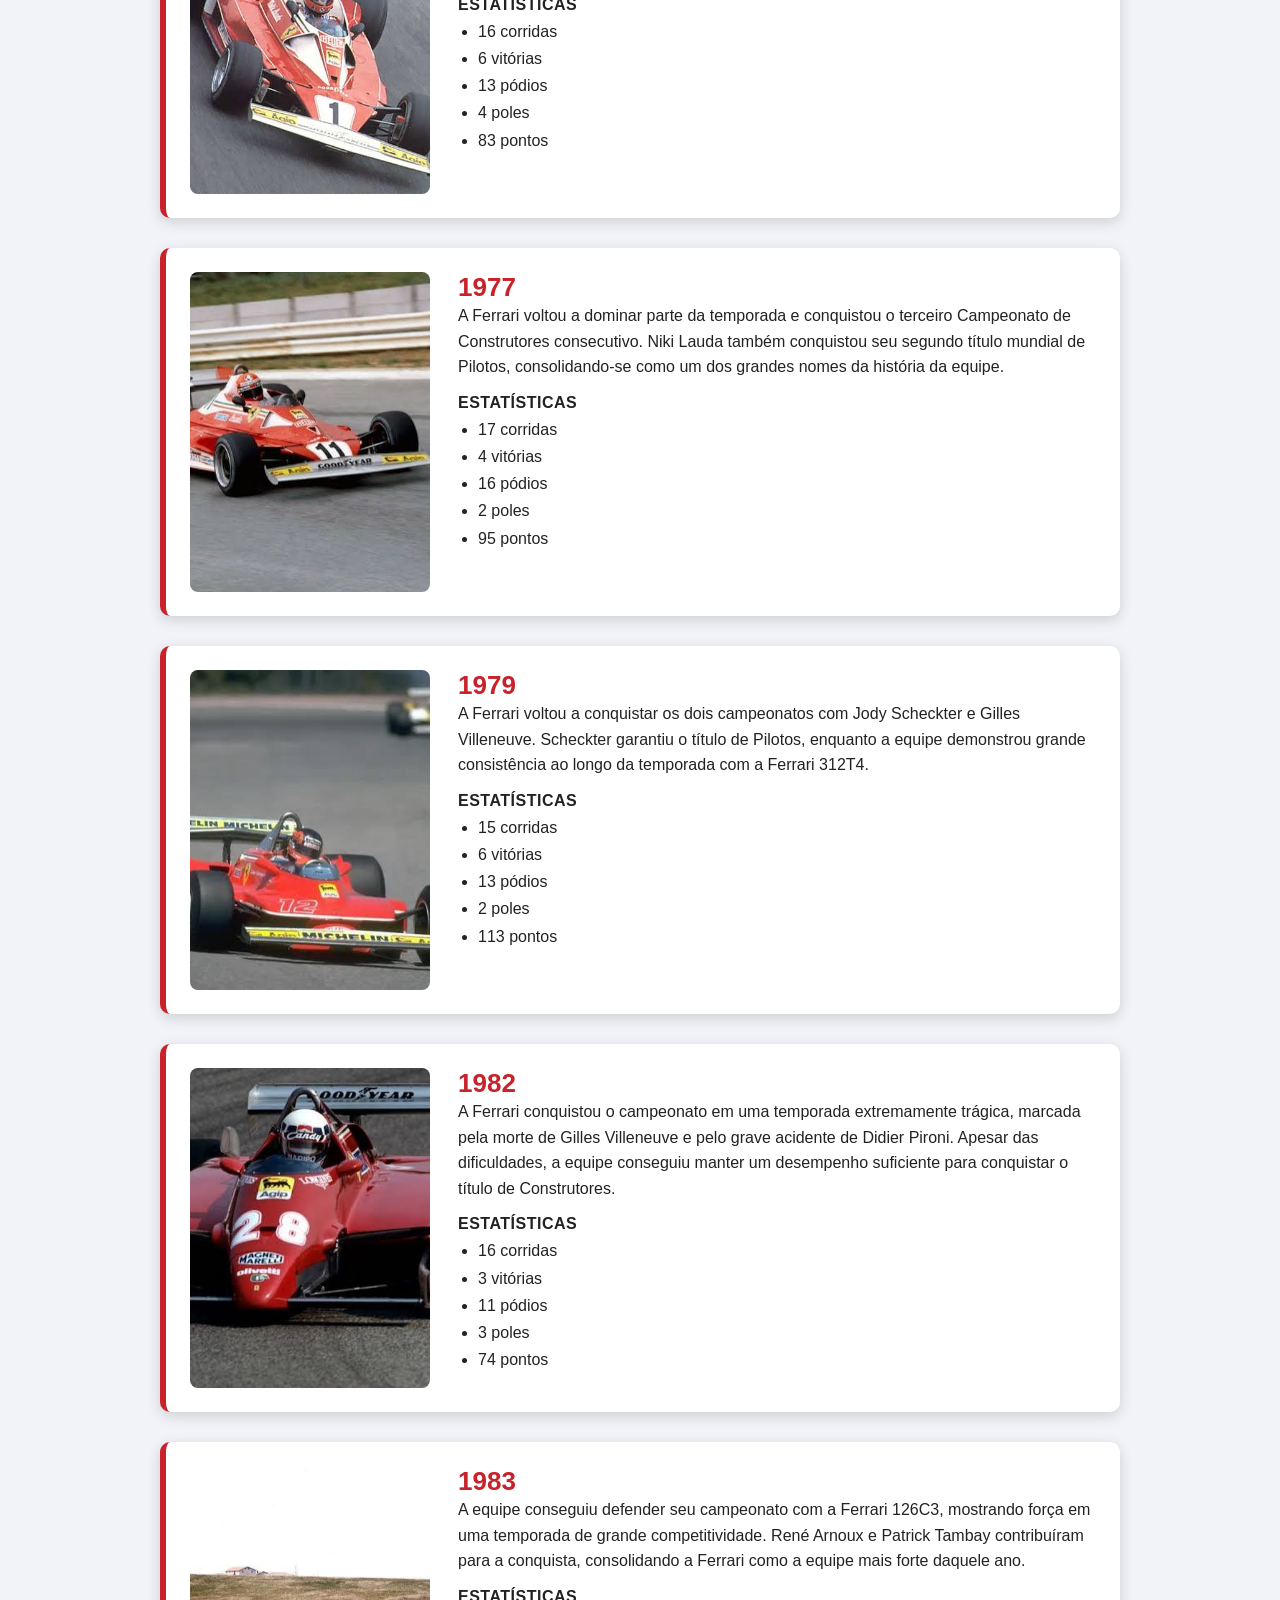
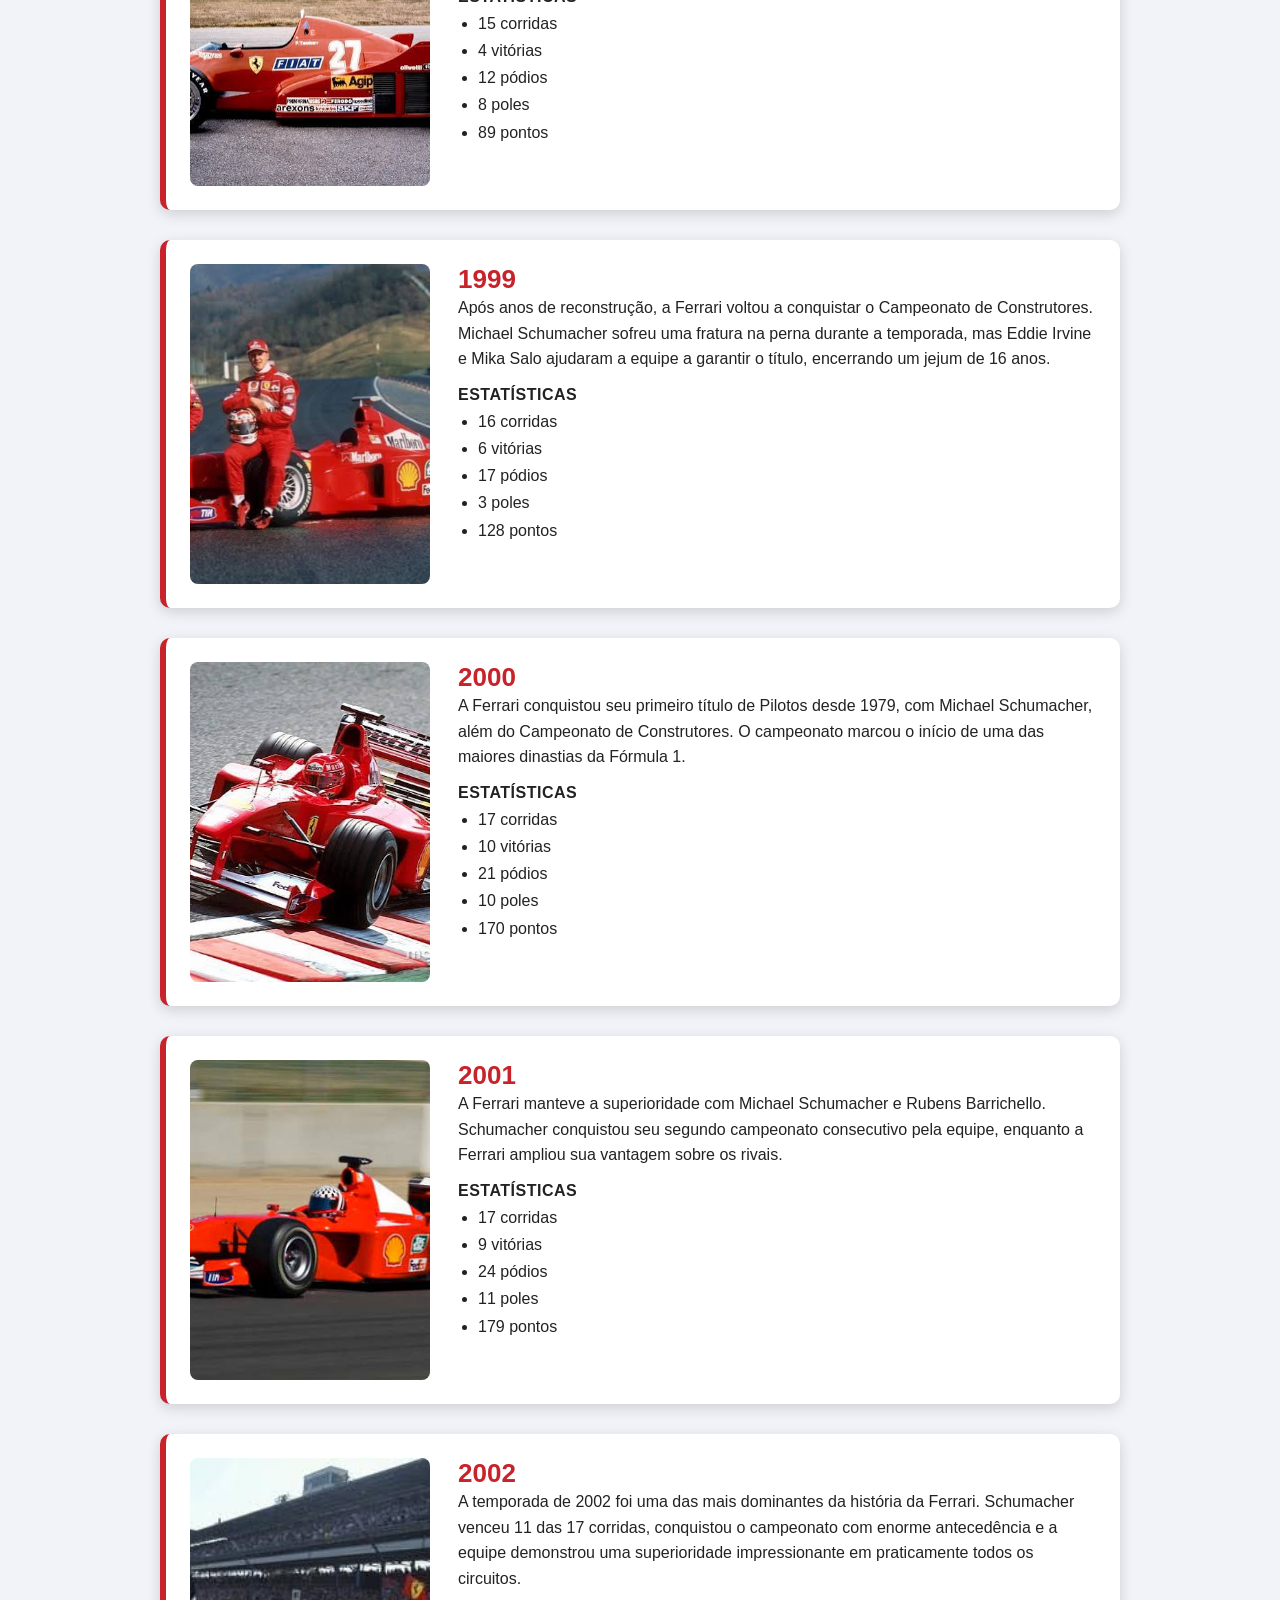
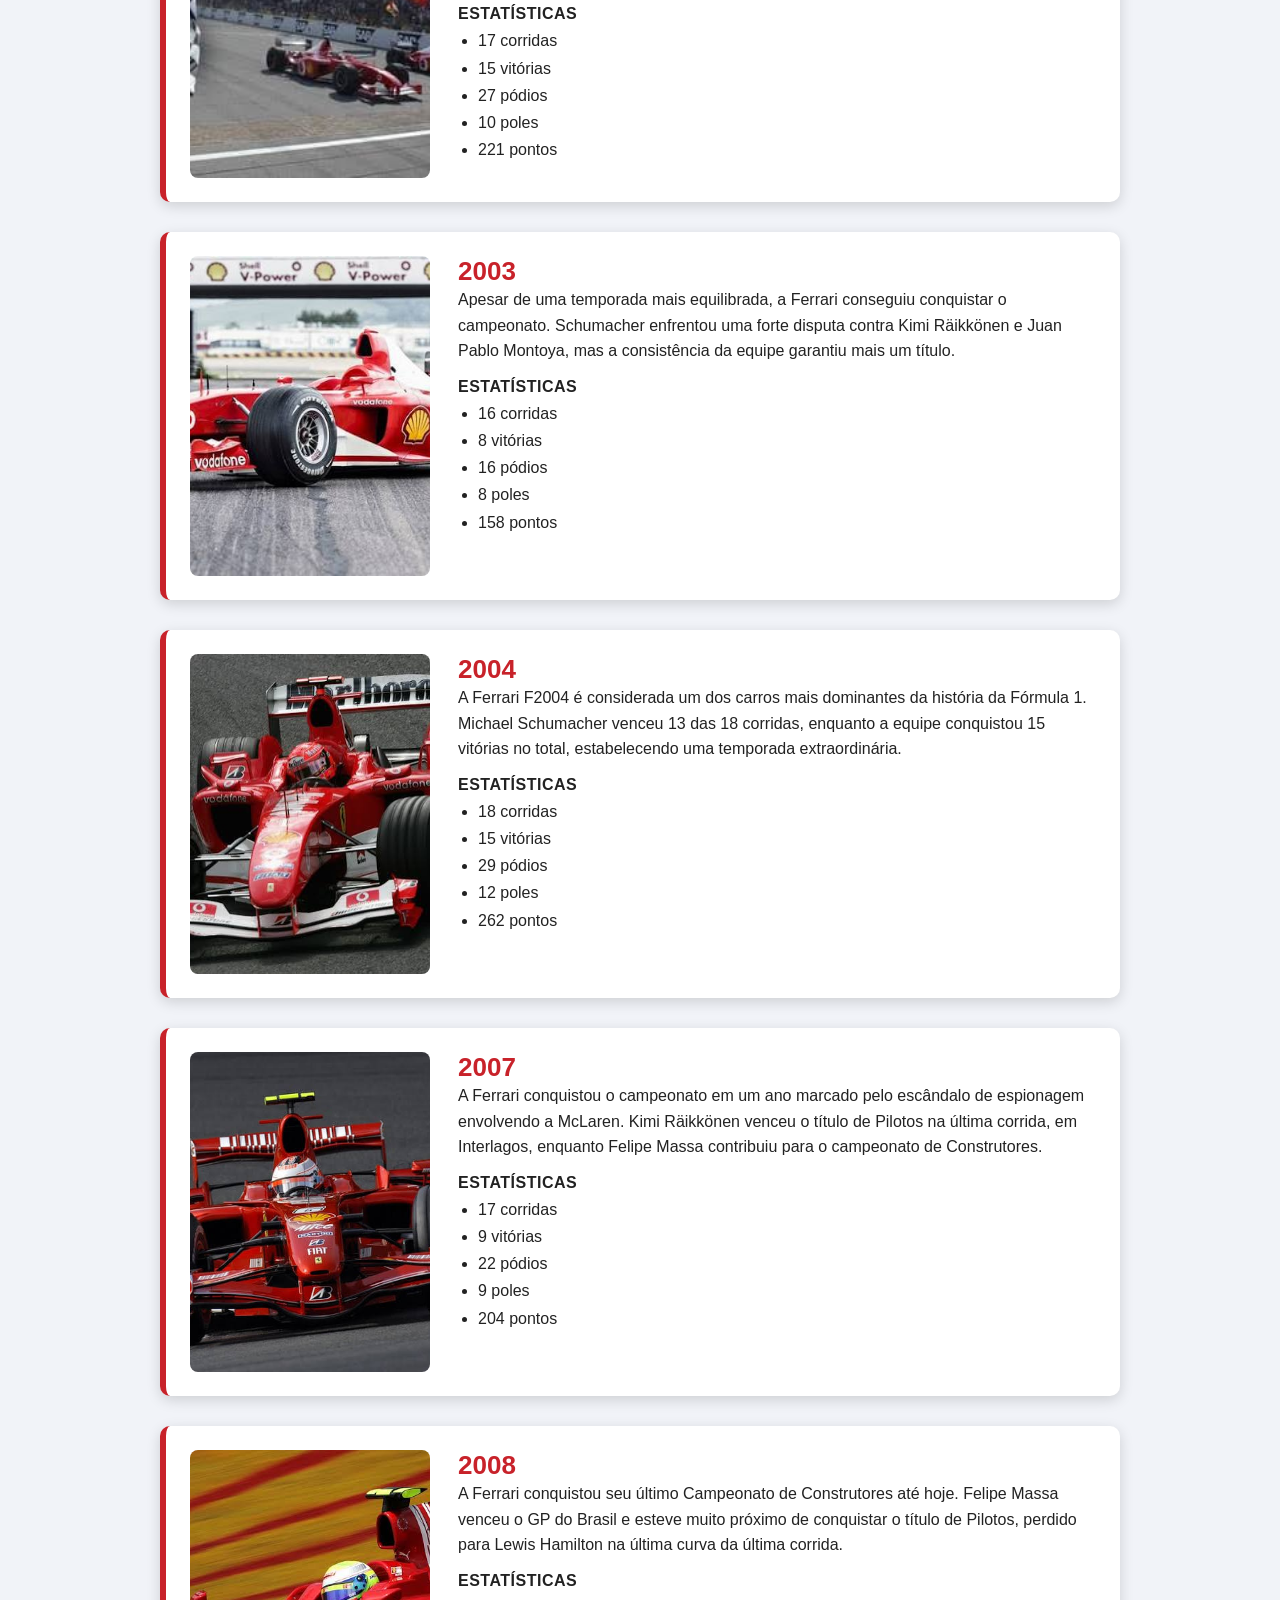
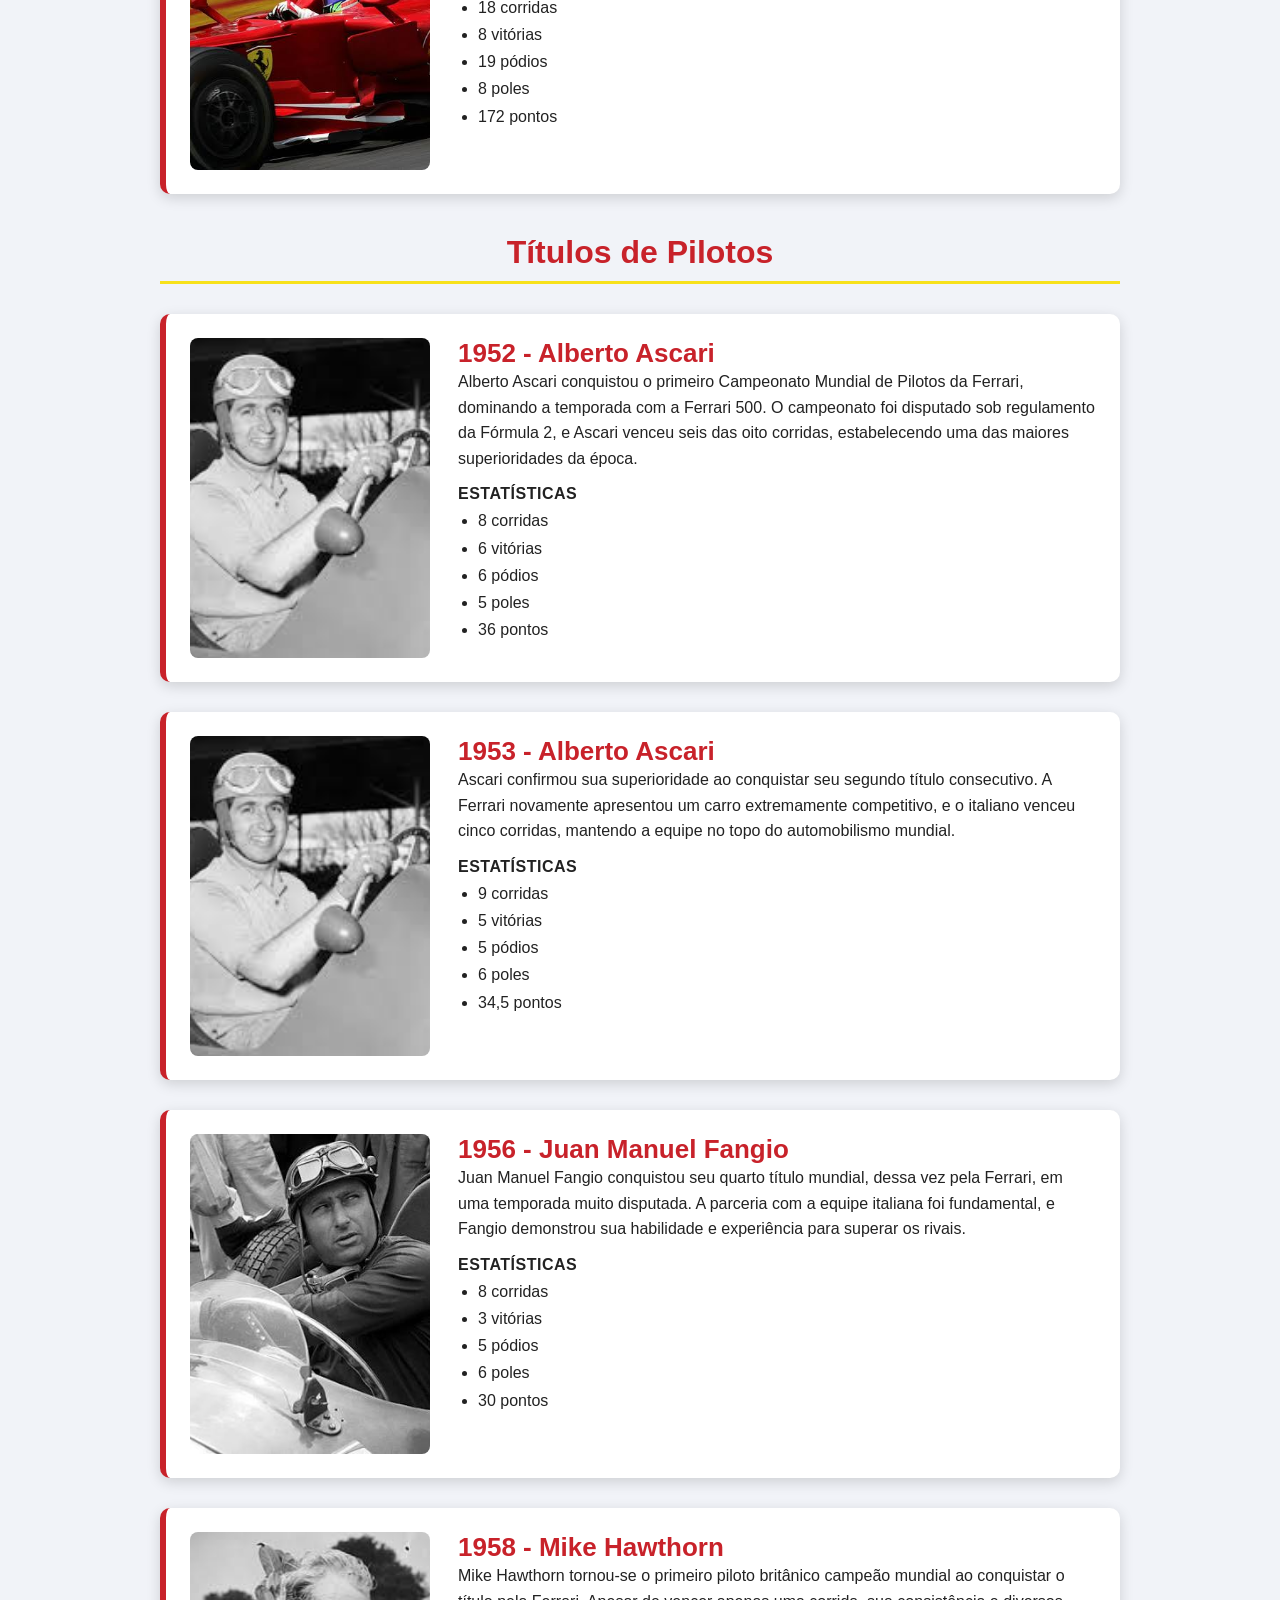
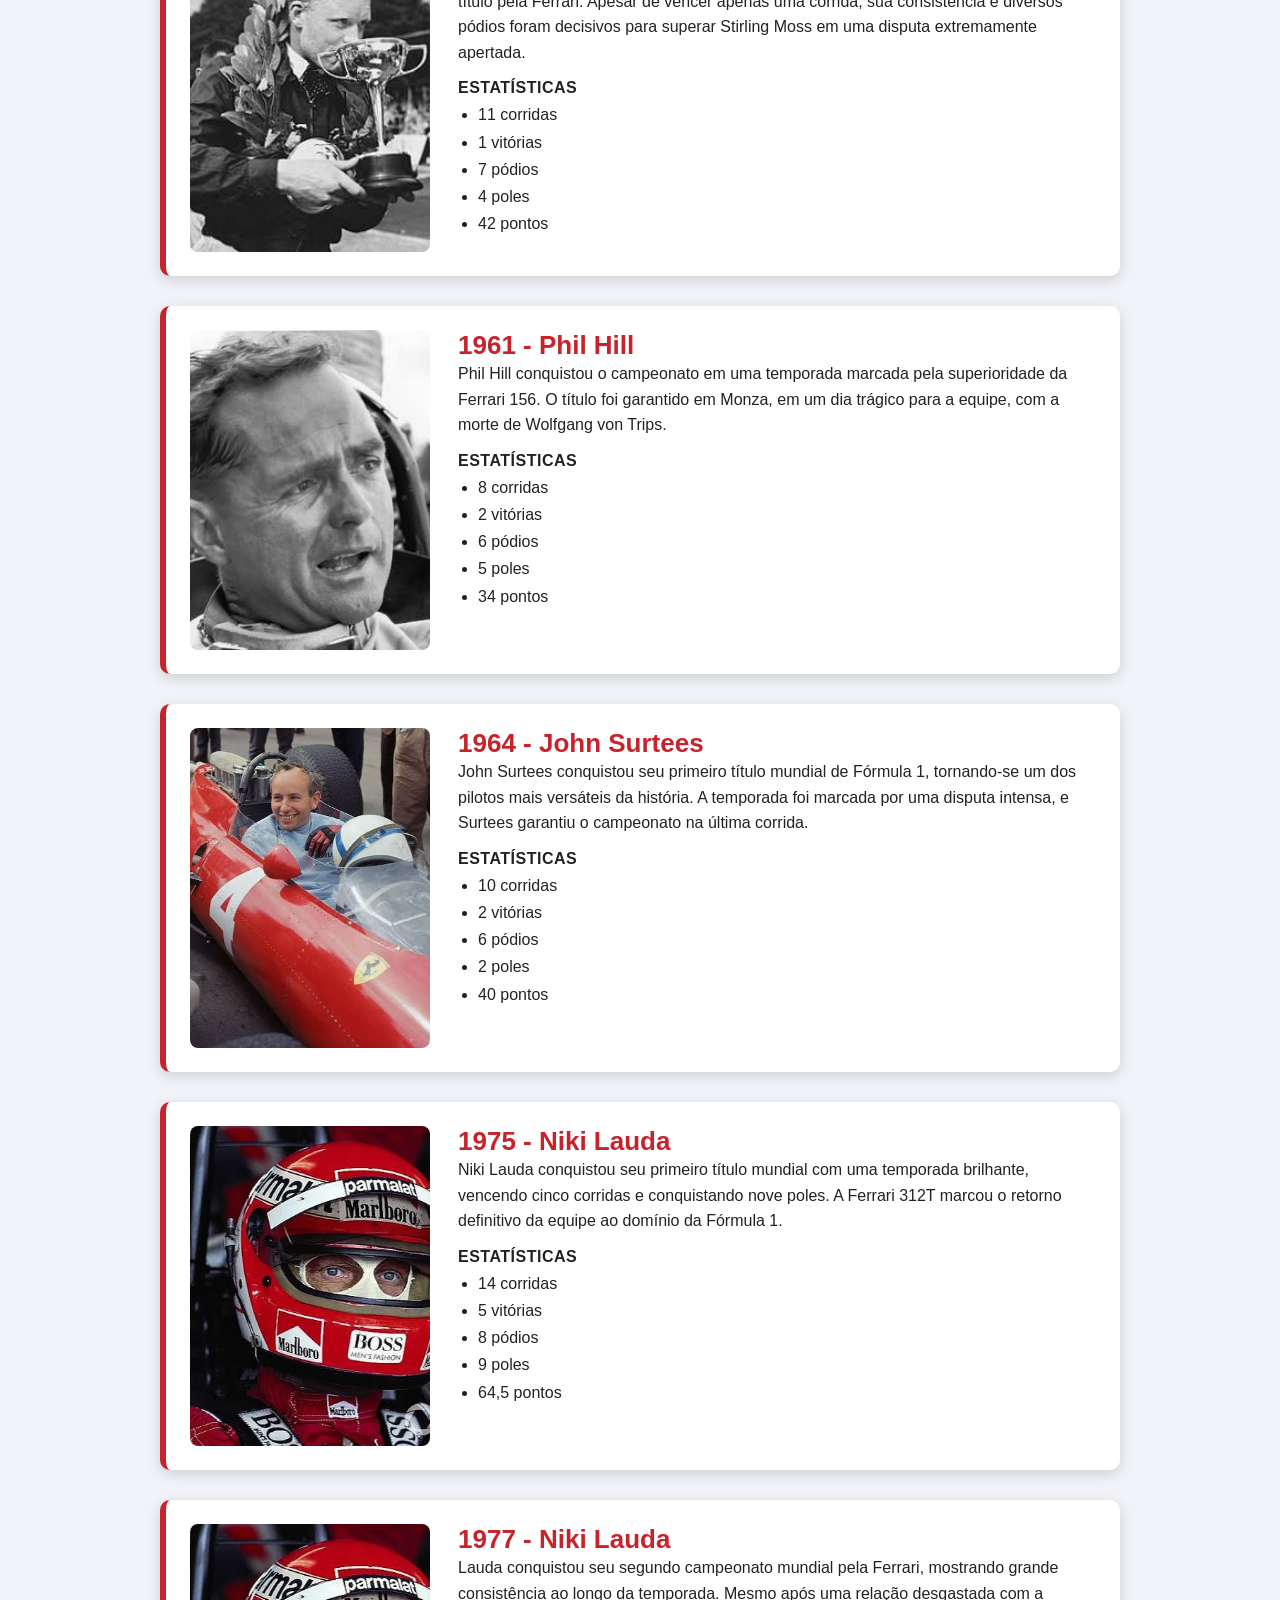
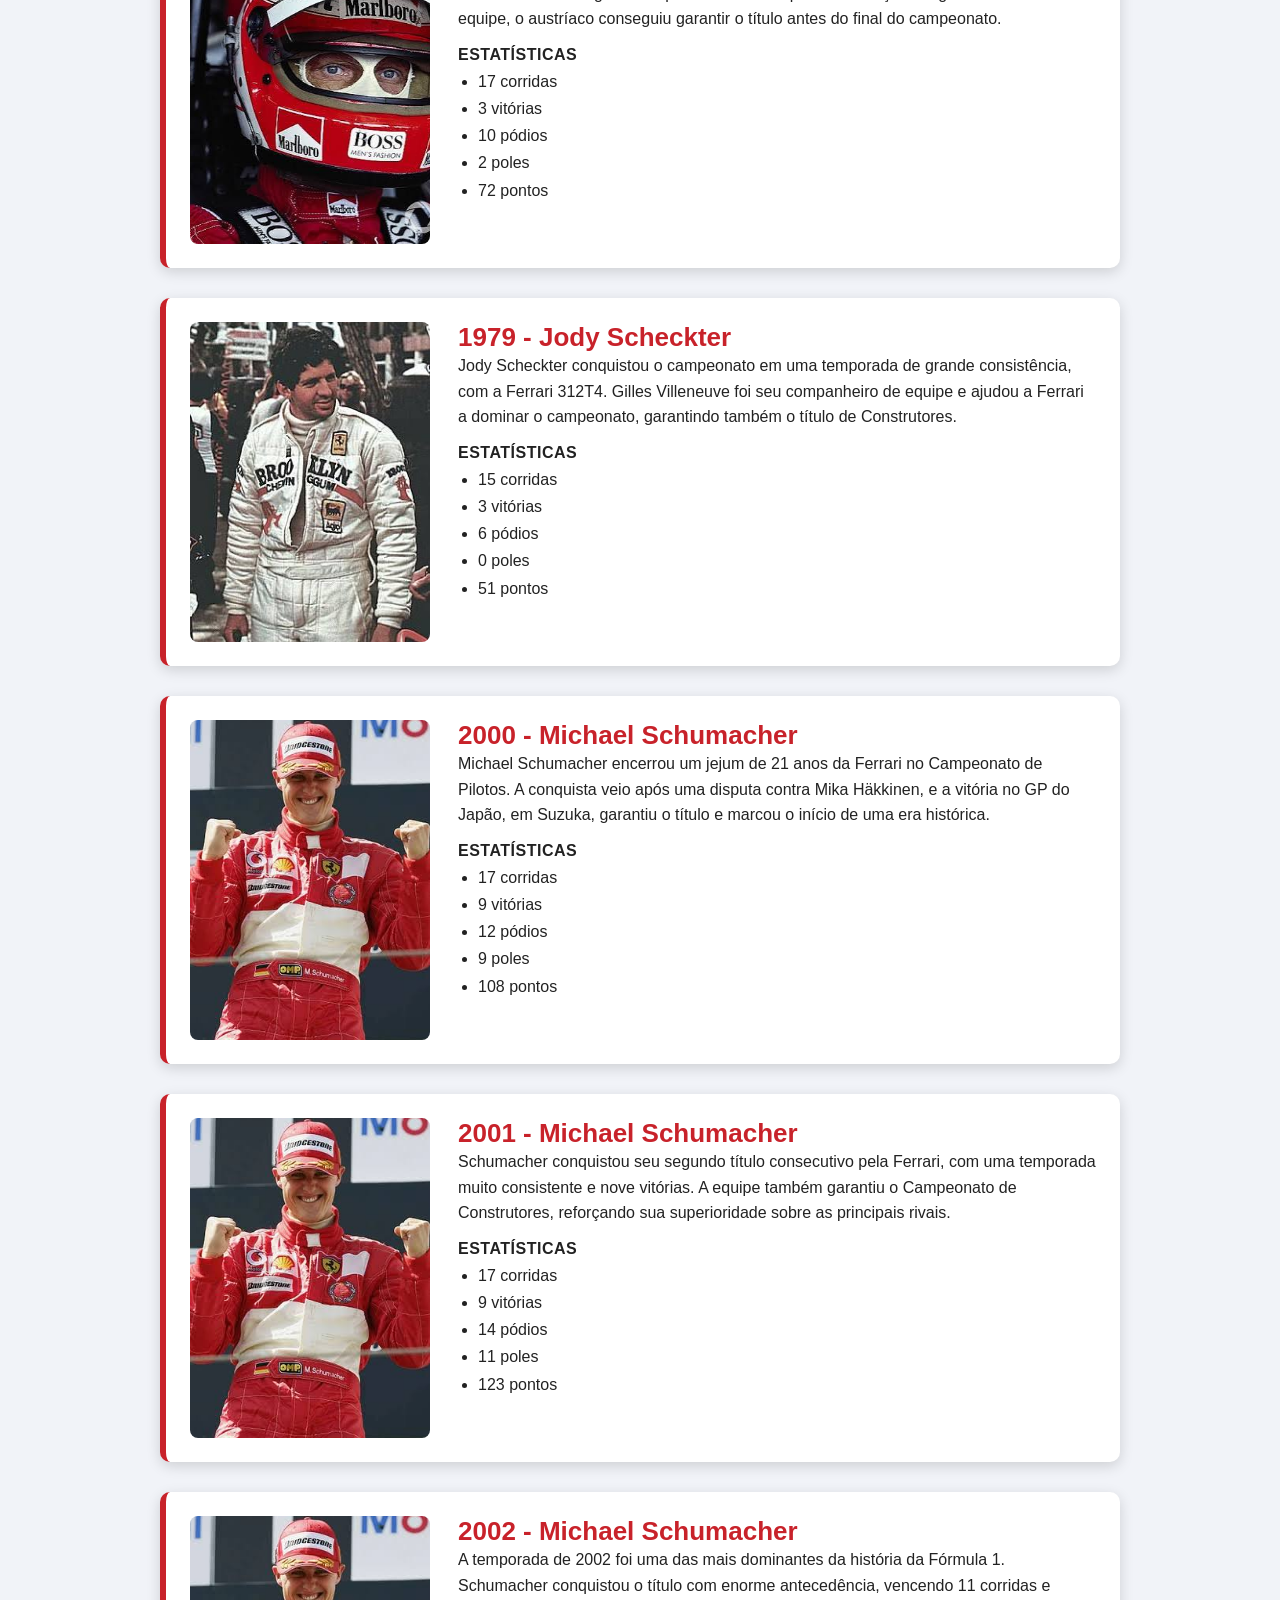
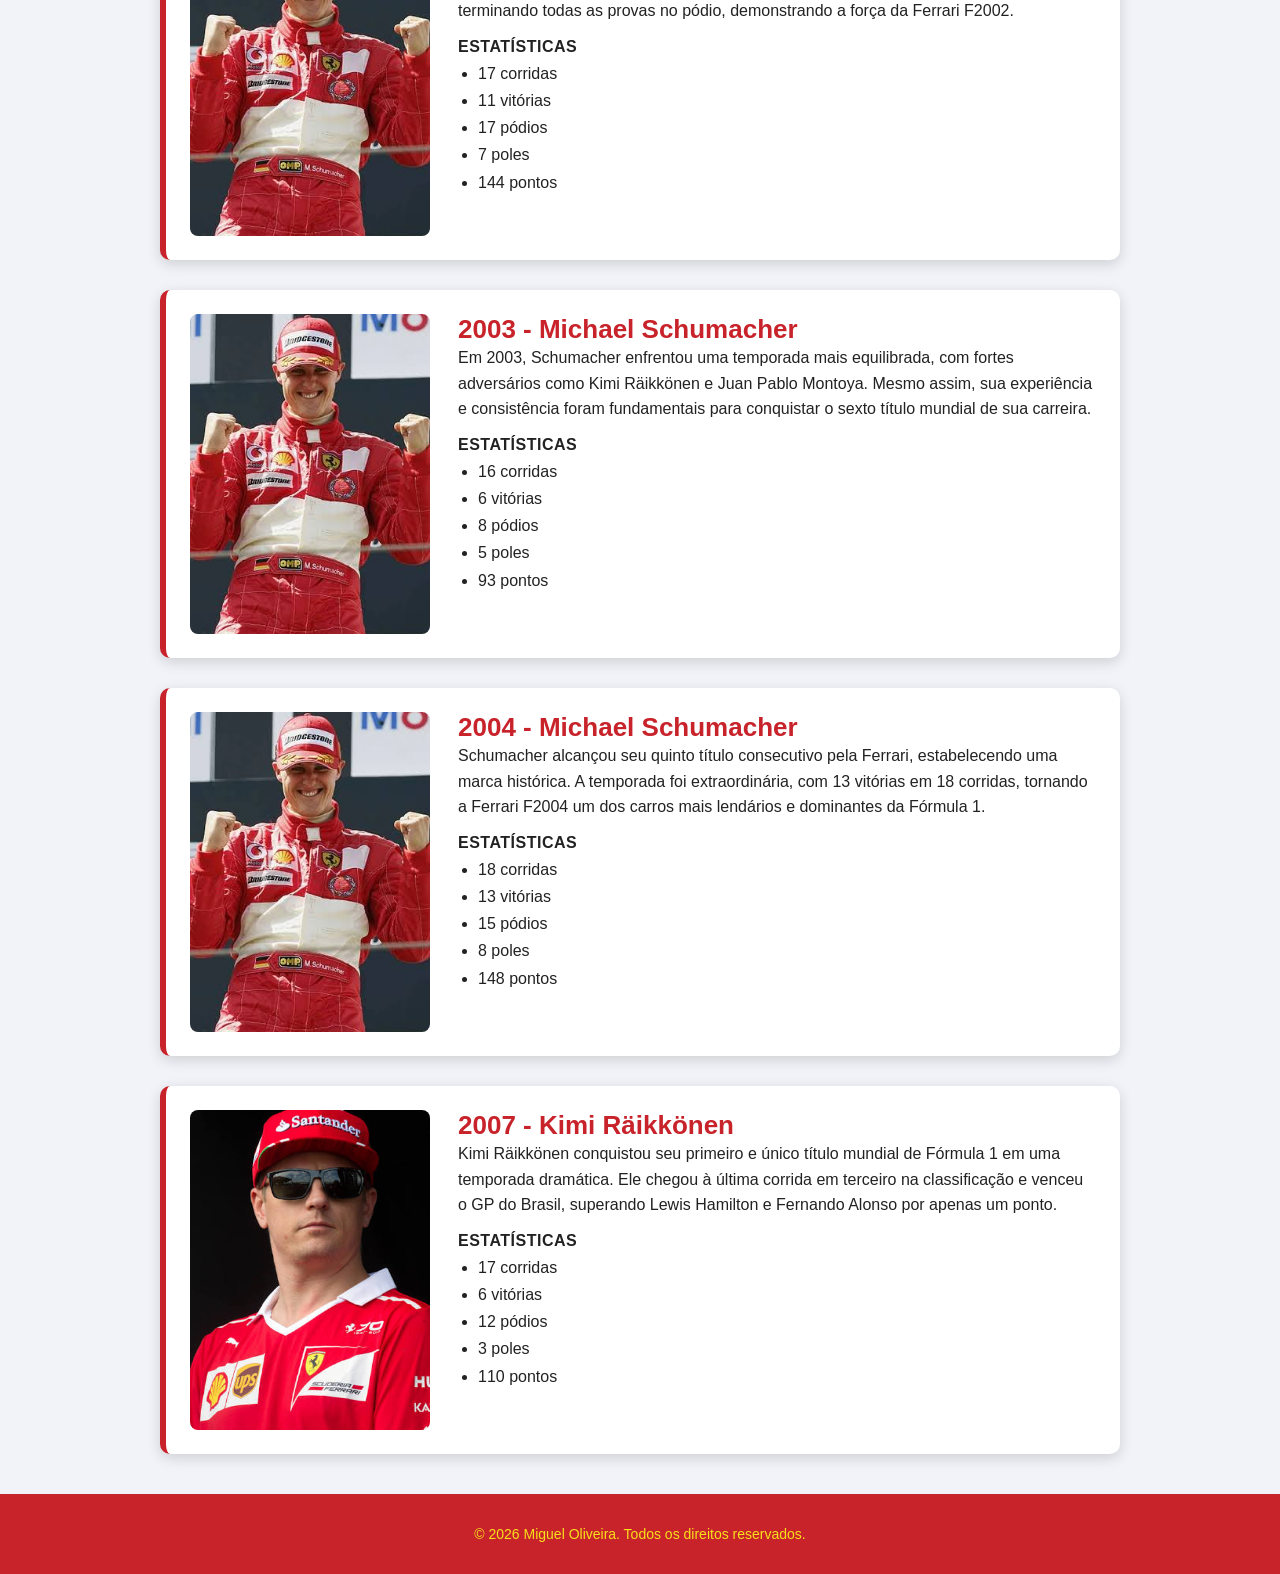
<file: titulos.html>
<!DOCTYPE html>
<html lang="pt-br">
<head>
  <meta charset="UTF-8">
  <meta name="viewport" content="width=device-width, initial-scale=1.0">
  <title>Títulos - Ferrari</title>
    <script>
    (function () {
      var tema;
      try { tema = localStorage.getItem('tema'); } catch (e) {}
      if (!tema) {
        tema = window.matchMedia('(prefers-color-scheme: dark)').matches ? 'escuro' : 'claro';
      }
      document.documentElement.setAttribute('data-tema', tema);
    })();
  </script>
<link rel="stylesheet" href="style.css">
</head>

<body>

    <header class="navbar">
    <div class="navbar-esquerda">
      <img src="imagens/logo.png" alt="Logo Ferrari" class="logo">

   <nav class="menu">
  <a href="index.html">Início</a>
  <a href="pilotos.html">Pilotos</a>
  <a href="carros.html">Carros</a>
  <a href="titulos.html">Títulos</a>
</nav>
    </div>

    <div class="lado-direito">

  <div class="controles-fonte" role="group" aria-label="Tamanho da fonte">
    <button id="fonte-menos" type="button" aria-label="Diminuir fonte">A-</button>
    <button id="fonte-reset" type="button" aria-label="Fonte padrão">A</button>
    <button id="fonte-mais" type="button" aria-label="Aumentar fonte">A+</button>
  </div>

  <button id="botao-tema" class="botao-tema" type="button" aria-label="Alternar modo escuro">🌙</button>

  <button id="minhaconta">Minha conta</button>

<div id="caixaConta" class="caixa">
    <div id="login">
        <h3>Entrar na conta</h3>

        <input type="text" id="usuario" placeholder="Usuário ou email">
        <input type="password" id="senhaLogin" placeholder="Senha">

        <button onclick="entrar()">Entrar</button>
        <button onclick="abrirCadastro()">Cadastrar</button>
    </div>

    <div id="cadastro" style="display: none;">
        <h3>Cadastro</h3>

        <input type="text" id="nome" placeholder="Nome">
        <input type="email" id="email" placeholder="Email">
        <input type="password" id="senha" placeholder="Senha">
        <input type="password" id="confirmarSenha" placeholder="Confirmar senha">

        <button onclick="finalizarCadastro()">Finalizar cadastro</button>
        <button onclick="voltarLogin()">Voltar</button>
    </div>

    <div id="perfil" style="display: none;">
        <h3>Minha conta</h3>

        <p id="nomePerfil"></p>
        <p id="emailPerfil"></p>

        <button onclick="sair()">Sair</button>
    </div>

    <p id="mensagem"></p>
</div>
</div>
  </header>

  <main class="pilotos">

    <h1>Títulos de Construtores</h1>

    <section class="lista-pilotos">

      <article class="piloto-card">
        <img src="imagens/1961.jpg">
        <div class="piloto-info">
          <h2>1961</h2>
          <p>
           A Ferrari conquistou seu primeiro Campeonato de Construtores com a lendária Ferrari 156, conhecida como Sharknose.
           Phil Hill conquistou também o título de Pilotos, tornando-se o primeiro norte-americano campeão mundial de F1.
          </p>

          <h3>Estatísticas</h3>
          <ul>
            <li>8 corridas</li>
            <li>5 vitórias</li>
            <li>14 pódios</li>
            <li>6 poles</li>
            <li>40 pontos</li>
          </ul>
        </div>
      </article>

      <article class="piloto-card">
        <img src="imagens/1964.jpg">
        <div class="piloto-info">
          <h2>1964</h2>
          <p>
           A Ferrari voltou a conquistar os dois campeonatos mundiais, dessa vez com John Surtees,
           que se tornou o único piloto da história a conquistar títulos mundiais tanto no motociclismo quanto na Fórmula 1.
          </p>

          <h3>Estatísticas</h3>
          <ul>
            <li>10 corridas</li>
            <li>3 vitórias</li>
            <li>10 pódios</li>
            <li>2 poles</li>
            <li>45 pontos</li>
          </ul>
        </div>
      </article>

      <article class="piloto-card">
        <img src="imagens/1975.jpg">
        <div class="piloto-info">
          <h2>1975</h2>
          <p>
          Após muitos anos sem conquistar os campeonatos, a Ferrari retornou ao topo com Niki Lauda e a revolucionária 312T.
          A temporada marcou o início de uma nova era de sucesso, com Lauda conquistando também o título de Pilotos.
          </p>

          <h3>Estatísticas</h3>
          <ul>
            <li>14 corridas</li>
            <li>6 vitórias</li>
            <li>11 pódios</li>
            <li>9 poles</li>
            <li>72,5 pontos</li>
          </ul>
        </div>
      </article>

      <article class="piloto-card">
        <img src="imagens/1976.jpg">
        <div class="piloto-info">
          <h2>1976</h2>
          <p>
          Mesmo após o grave acidente de Niki Lauda em Nürburgring, a Ferrari conseguiu conquistar o Campeonato de Construtores.
          A temporada ficou marcada pela extraordinária recuperação do austríaco e pela rivalidade com James Hunt.
          </p>

          <h3>Estatísticas</h3>
          <ul>
            <li>16 corridas</li>
            <li>6 vitórias</li>
            <li>13 pódios</li>
            <li>4 poles</li>
            <li>83 pontos</li>
          </ul>
        </div>
      </article>

      <article class="piloto-card">
        <img src="imagens/1977.jpg">
        <div class="piloto-info">
          <h2>1977</h2>
          <p>
          A Ferrari voltou a dominar parte da temporada e conquistou o terceiro Campeonato de Construtores consecutivo.
          Niki Lauda também conquistou seu segundo título mundial de Pilotos, consolidando-se como um dos grandes nomes da história da equipe.
          </p>

          <h3>Estatísticas</h3>
          <ul>
            <li>17 corridas</li>
            <li>4 vitórias</li>
            <li>16 pódios</li>
            <li>2 poles</li>
            <li>95 pontos</li>
          </ul>
        </div>
      </article>

      <article class="piloto-card">
        <img src="imagens/1979.jpg">
        <div class="piloto-info">
          <h2>1979</h2>
          <p>
          A Ferrari voltou a conquistar os dois campeonatos com Jody Scheckter e Gilles Villeneuve.
          Scheckter garantiu o título de Pilotos, enquanto a equipe demonstrou grande consistência ao longo da temporada com a Ferrari 312T4.
          </p>

          <h3>Estatísticas</h3>
          <ul>
            <li>15 corridas</li>
            <li>6 vitórias</li>
            <li>13 pódios</li>
            <li>2 poles</li>
            <li>113 pontos</li>
          </ul>
        </div>
      </article>

      <article class="piloto-card">
        <img src="imagens/1982.jpg">
        <div class="piloto-info">
          <h2>1982</h2>
          <p>
          A Ferrari conquistou o campeonato em uma temporada extremamente trágica, marcada pela morte de Gilles Villeneuve e pelo grave acidente de Didier Pironi.
          Apesar das dificuldades, a equipe conseguiu manter um desempenho suficiente para conquistar o título de Construtores.
          
          <h3>Estatísticas</h3>
          <ul>
            <li>16 corridas</li>
            <li>3 vitórias</li>
            <li>11 pódios</li>
            <li>3 poles</li>
            <li>74 pontos</li>
          </ul>
        </div>
      </article>

      <article class="piloto-card">
        <img src="imagens/1983.jpg">
        <div class="piloto-info">
          <h2>1983</h2>
          <p>
          A equipe conseguiu defender seu campeonato com a Ferrari 126C3, mostrando força em uma temporada de grande competitividade. 
          René Arnoux e Patrick Tambay contribuíram para a conquista, consolidando a Ferrari como a equipe mais forte daquele ano.
          
          <h3>Estatísticas</h3>
          <ul>
            <li>15 corridas</li>
            <li>4 vitórias</li>
            <li>12 pódios</li>
            <li>8 poles</li>
            <li>89 pontos</li>
          </ul>
        </div>
      </article>

      <article class="piloto-card">
        <img src="imagens/1999.jpg">
        <div class="piloto-info">
          <h2>1999</h2>
          <p>
          Após anos de reconstrução, a Ferrari voltou a conquistar o Campeonato de Construtores. 
          Michael Schumacher sofreu uma fratura na perna durante a temporada, mas Eddie Irvine e Mika Salo ajudaram a equipe a garantir o título, encerrando um jejum de 16 anos.
          
          <h3>Estatísticas</h3>
          <ul>
            <li>16 corridas</li>
            <li>6 vitórias</li>
            <li>17 pódios</li>
            <li>3 poles</li>
            <li>128 pontos</li>
          </ul>
        </div>
      </article>

      <article class="piloto-card">
        <img src="imagens/2000.jpg">
        <div class="piloto-info">
          <h2>2000</h2>
          <p>
          A Ferrari conquistou seu primeiro título de Pilotos desde 1979, com Michael Schumacher, além do Campeonato de Construtores. 
          O campeonato marcou o início de uma das maiores dinastias da Fórmula 1.
          
          <h3>Estatísticas</h3>
          <ul>
            <li>17 corridas</li>
            <li>10 vitórias</li>
            <li>21 pódios</li>
            <li>10 poles</li>
            <li>170 pontos</li>
          </ul>
        </div>
      </article>

      <article class="piloto-card">
        <img src="imagens/2001.jpg">
        <div class="piloto-info">
          <h2>2001</h2>
          <p>
          A Ferrari manteve a superioridade com Michael Schumacher e Rubens Barrichello. 
          Schumacher conquistou seu segundo campeonato consecutivo pela equipe, enquanto a Ferrari ampliou sua vantagem sobre os rivais.
          <h3>Estatísticas</h3>
          <ul>
            <li>17 corridas</li>
            <li>9 vitórias</li>
            <li>24 pódios</li>
            <li>11 poles</li>
            <li>179 pontos</li>
          </ul>
        </div>
      </article>

      <article class="piloto-card">
        <img src="imagens/2002.jpg">
        <div class="piloto-info">
          <h2>2002</h2>
          <p>
          A temporada de 2002 foi uma das mais dominantes da história da Ferrari. 
          Schumacher venceu 11 das 17 corridas, conquistou o campeonato com enorme antecedência e a equipe demonstrou uma superioridade impressionante em praticamente todos os circuitos.
          
          <h3>Estatísticas</h3>
          <ul>
            <li>17 corridas</li>
            <li>15 vitórias</li>
            <li>27 pódios</li>
            <li>10 poles</li>
            <li>221 pontos</li>
          </ul>
        </div>
      </article>

      <article class="piloto-card">
        <img src="imagens/2003.jpg">
        <div class="piloto-info">
          <h2>2003</h2>
          <p>
          Apesar de uma temporada mais equilibrada, a Ferrari conseguiu conquistar o campeonato. 
          Schumacher enfrentou uma forte disputa contra Kimi Räikkönen e Juan Pablo Montoya, mas a consistência da equipe garantiu mais um título.
          
          <h3>Estatísticas</h3>
          <ul>
            <li>16 corridas</li>
            <li>8 vitórias</li>
            <li>16 pódios</li>
            <li>8 poles</li>
            <li>158 pontos</li>
          </ul>
        </div>
      </article>

      <article class="piloto-card">
        <img src="imagens/2004.jpg">
        <div class="piloto-info">
          <h2>2004</h2>
          <p>
         A Ferrari F2004 é considerada um dos carros mais dominantes da história da Fórmula 1. 
         Michael Schumacher venceu 13 das 18 corridas, enquanto a equipe conquistou 15 vitórias no total, estabelecendo uma temporada extraordinária.
          
          <h3>Estatísticas</h3>
          <ul>
            <li>18 corridas</li>
            <li>15 vitórias</li>
            <li>29 pódios</li>
            <li>12 poles</li>
            <li>262 pontos</li>
          </ul>
        </div>
      </article>
    
      <article class="piloto-card">
        <img src="imagens/2007.jpg">
        <div class="piloto-info">
          <h2>2007</h2>
          <p>
          A Ferrari conquistou o campeonato em um ano marcado pelo escândalo de espionagem envolvendo a McLaren. 
          Kimi Räikkönen venceu o título de Pilotos na última corrida, em Interlagos, enquanto Felipe Massa contribuiu para o campeonato de Construtores.
          
          <h3>Estatísticas</h3>
          <ul>
            <li>17 corridas</li>
            <li>9 vitórias</li>
            <li>22 pódios</li>
            <li>9 poles</li>
            <li>204 pontos</li>
          </ul>
        </div>
      </article>

      <article class="piloto-card">
        <img src="imagens/2008.jpg">
        <div class="piloto-info">
          <h2>2008</h2>
          <p>
          A Ferrari conquistou seu último Campeonato de Construtores até hoje. 
          Felipe Massa venceu o GP do Brasil e esteve muito próximo de conquistar o título de Pilotos, perdido para Lewis Hamilton na última curva da última corrida.
          
          <h3>Estatísticas</h3>
          <ul>
            <li>18 corridas</li>
            <li>8 vitórias</li>
            <li>19 pódios</li>
            <li>8 poles</li>
            <li>172 pontos</li>
          </ul>
        </div>
      </article>

    </section>

    <h1>Títulos de Pilotos</h1>

    <section class="lista-pilotos">

      <article class="piloto-card">
        <img src="imagens/ascari.jpg">
        <div class="piloto-info">
          <h2>1952 - Alberto Ascari</h2>
          <p>
            Alberto Ascari conquistou o primeiro Campeonato Mundial de Pilotos da Ferrari, dominando a temporada com a Ferrari 500.
             O campeonato foi disputado sob regulamento da Fórmula 2, e Ascari venceu seis das oito corridas, estabelecendo uma das maiores superioridades da época.
          </p>

          <h3>Estatísticas</h3>
          <ul>
            <li>8 corridas</li>
            <li>6 vitórias</li>
            <li>6 pódios</li>
            <li>5 poles</li>
            <li>36 pontos</li>
          </ul>
        </div>
      </article>

      <article class="piloto-card">
        <img src="imagens/ascari.jpg">
        <div class="piloto-info">
          <h2>1953 - Alberto Ascari</h2>
          <p>
           Ascari confirmou sua superioridade ao conquistar seu segundo título consecutivo. 
           A Ferrari novamente apresentou um carro extremamente competitivo, e o italiano venceu cinco corridas, mantendo a equipe no topo do automobilismo mundial.
          </p>

          <h3>Estatísticas</h3>
          <ul>
            <li>9 corridas</li>
            <li>5 vitórias</li>
            <li>5 pódios</li>
            <li>6 poles</li>
            <li>34,5 pontos</li>
          </ul>
        </div>
      </article>

      <article class="piloto-card">
        <img src="imagens/fangio.jpg">
        <div class="piloto-info">
          <h2>1956 - Juan Manuel Fangio</h2>
          <p>
           Juan Manuel Fangio conquistou seu quarto título mundial, dessa vez pela Ferrari, em uma temporada muito disputada. 
           A parceria com a equipe italiana foi fundamental, e Fangio demonstrou sua habilidade e experiência para superar os rivais.
          </p>

          <h3>Estatísticas</h3>
          <ul>
            <li>8 corridas</li>
            <li>3 vitórias</li>
            <li>5 pódios</li>
            <li>6 poles</li>
            <li>30 pontos</li>
          </ul>
        </div>
      </article>

      <article class="piloto-card">
        <img src="imagens/mike.jpg">
        <div class="piloto-info">
          <h2>1958 - Mike Hawthorn</h2>
          <p>
           Mike Hawthorn tornou-se o primeiro piloto britânico campeão mundial ao conquistar o título pela Ferrari. 
           Apesar de vencer apenas uma corrida, sua consistência e diversos pódios foram decisivos para superar Stirling Moss em uma disputa extremamente apertada.
          </p>

          <h3>Estatísticas</h3>
          <ul>
            <li>11 corridas</li>
            <li>1 vitórias</li>
            <li>7 pódios</li>
            <li>4 poles</li>
            <li>42 pontos</li>
          </ul>
        </div>
      </article>

      <article class="piloto-card">
        <img src="imagens/phil.jpg">
        <div class="piloto-info">
          <h2>1961 - Phil Hill</h2>
          <p>
           Phil Hill conquistou o campeonato em uma temporada marcada pela superioridade da Ferrari 156. 
           O título foi garantido em Monza, em um dia trágico para a equipe, com a morte de Wolfgang von Trips.
          </p>

          <h3>Estatísticas</h3>
          <ul>
            <li>8 corridas</li>
            <li>2 vitórias</li>
            <li>6 pódios</li>
            <li>5 poles</li>
            <li>34 pontos</li>
          </ul>
        </div>
      </article>

      <article class="piloto-card">
        <img src="imagens/john.jpg">
        <div class="piloto-info">
          <h2>1964 - John Surtees</h2>
          <p>
           John Surtees conquistou seu primeiro título mundial de Fórmula 1, tornando-se um dos pilotos mais versáteis da história. 
           A temporada foi marcada por uma disputa intensa, e Surtees garantiu o campeonato na última corrida.

          <h3>Estatísticas</h3>
          <ul>
            <li>10 corridas</li>
            <li>2 vitórias</li>
            <li>6 pódios</li>
            <li>2 poles</li>
            <li>40 pontos</li>
          </ul>
        </div>
      </article>

      <article class="piloto-card">
        <img src="imagens/lauda.jpg">
        <div class="piloto-info">
          <h2>1975 - Niki Lauda</h2>
          <p>
           Niki Lauda conquistou seu primeiro título mundial com uma temporada brilhante, vencendo cinco corridas e conquistando nove poles. 
           A Ferrari 312T marcou o retorno definitivo da equipe ao domínio da Fórmula 1.
          </p>

          <h3>Estatísticas</h3>
          <ul>
            <li>14 corridas</li>
            <li>5 vitórias</li>
            <li>8 pódios</li>
            <li>9 poles</li>
            <li>64,5 pontos</li>
          </ul>
        </div>
      </article>

      <article class="piloto-card">
        <img src="imagens/lauda.jpg">
        <div class="piloto-info">
          <h2>1977 - Niki Lauda</h2>
          <p>
           Lauda conquistou seu segundo campeonato mundial pela Ferrari, mostrando grande consistência ao longo da temporada. 
           Mesmo após uma relação desgastada com a equipe, o austríaco conseguiu garantir o título antes do final do campeonato.
          </p>

          <h3>Estatísticas</h3>
          <ul>
            <li>17 corridas</li>
            <li>3 vitórias</li>
            <li>10 pódios</li>
            <li>2 poles</li>
            <li>72 pontos</li>
          </ul>
        </div>
      </article>

      <article class="piloto-card">
        <img src="imagens/jody.jpg">
        <div class="piloto-info">
          <h2>1979 - Jody Scheckter</h2>
          <p>
           Jody Scheckter conquistou o campeonato em uma temporada de grande consistência, com a Ferrari 312T4. 
           Gilles Villeneuve foi seu companheiro de equipe e ajudou a Ferrari a dominar o campeonato, garantindo também o título de Construtores.
          </p>

          <h3>Estatísticas</h3>
          <ul>
            <li>15 corridas</li>
            <li>3 vitórias</li>
            <li>6 pódios</li>
            <li>0 poles</li>
            <li>51 pontos</li>
          </ul>
        </div>
      </article>

      <article class="piloto-card">
        <img src="imagens/schumacher.jpg">
        <div class="piloto-info">
          <h2>2000 - Michael Schumacher</h2>
          <p>
           Michael Schumacher encerrou um jejum de 21 anos da Ferrari no Campeonato de Pilotos. 
           A conquista veio após uma disputa contra Mika Häkkinen, e a vitória no GP do Japão, em Suzuka, garantiu o título e marcou o início de uma era histórica.
          </p>

          <h3>Estatísticas</h3>
          <ul>
            <li>17 corridas</li>
            <li>9 vitórias</li>
            <li>12 pódios</li>
            <li>9 poles</li>
            <li>108 pontos</li>
          </ul>
        </div>
      </article>

      <article class="piloto-card">
        <img src="imagens/schumacher.jpg">
        <div class="piloto-info">
          <h2>2001 - Michael Schumacher</h2>
          <p>
           Schumacher conquistou seu segundo título consecutivo pela Ferrari, com uma temporada muito consistente e nove vitórias. 
           A equipe também garantiu o Campeonato de Construtores, reforçando sua superioridade sobre as principais rivais.
          </p>

          <h3>Estatísticas</h3>
          <ul>
            <li>17 corridas</li>
            <li>9 vitórias</li>
            <li>14 pódios</li>
            <li>11 poles</li>
            <li>123 pontos</li>
          </ul>
        </div>
      </article>

      <article class="piloto-card">
        <img src="imagens/schumacher.jpg">
        <div class="piloto-info">
          <h2>2002 - Michael Schumacher</h2>
          <p>
           A temporada de 2002 foi uma das mais dominantes da história da Fórmula 1. 
           Schumacher conquistou o título com enorme antecedência, vencendo 11 corridas e terminando todas as provas no pódio, demonstrando a força da Ferrari F2002.
          </p>

          <h3>Estatísticas</h3>
          <ul>
            <li>17 corridas</li>
            <li>11 vitórias</li>
            <li>17 pódios</li>
            <li>7 poles</li>
            <li>144 pontos</li>
          </ul>
        </div>
      </article>

      <article class="piloto-card">
        <img src="imagens/schumacher.jpg">
        <div class="piloto-info">
          <h2>2003 - Michael Schumacher</h2>
          <p>
           Em 2003, Schumacher enfrentou uma temporada mais equilibrada, com fortes adversários como Kimi Räikkönen e Juan Pablo Montoya. 
           Mesmo assim, sua experiência e consistência foram fundamentais para conquistar o sexto título mundial de sua carreira.
          </p>

          <h3>Estatísticas</h3>
          <ul>
            <li>16 corridas</li>
            <li>6 vitórias</li>
            <li>8 pódios</li>
            <li>5 poles</li>
            <li>93 pontos</li>
          </ul>
        </div>
      </article>

      <article class="piloto-card">
        <img src="imagens/schumacher.jpg">
        <div class="piloto-info">
          <h2>2004 - Michael Schumacher</h2>
          <p>
           Schumacher alcançou seu quinto título consecutivo pela Ferrari, estabelecendo uma marca histórica. 
           A temporada foi extraordinária, com 13 vitórias em 18 corridas, tornando a Ferrari F2004 um dos carros mais lendários e dominantes da Fórmula 1.
          </p>

          <h3>Estatísticas</h3>
          <ul>
            <li>18 corridas</li>
            <li>13 vitórias</li>
            <li>15 pódios</li>
            <li>8 poles</li>
            <li>148 pontos</li>
          </ul>
        </div>
      </article>

      <article class="piloto-card">
        <img src="imagens/raikkonen.jpg">
        <div class="piloto-info">
          <h2>2007 - Kimi Räikkönen</h2>
          <p>
           Kimi Räikkönen conquistou seu primeiro e único título mundial de Fórmula 1 em uma temporada dramática. 
           Ele chegou à última corrida em terceiro na classificação e venceu o GP do Brasil, superando Lewis Hamilton e Fernando Alonso por apenas um ponto.
          </p>

          <h3>Estatísticas</h3>
          <ul>
            <li>17 corridas</li>
            <li>6 vitórias</li>
            <li>12 pódios</li>
            <li>3 poles</li>
            <li>110 pontos</li>
          </ul>
        </div>
      </article>

    </section>
  </main>
    <footer class="footer">
    <p class="footer-copy">&copy; 2026 Miguel Oliveira. Todos os direitos reservados.</p>
  </footer>

<script src="script.js"></script>
</body>
</html>
</file>
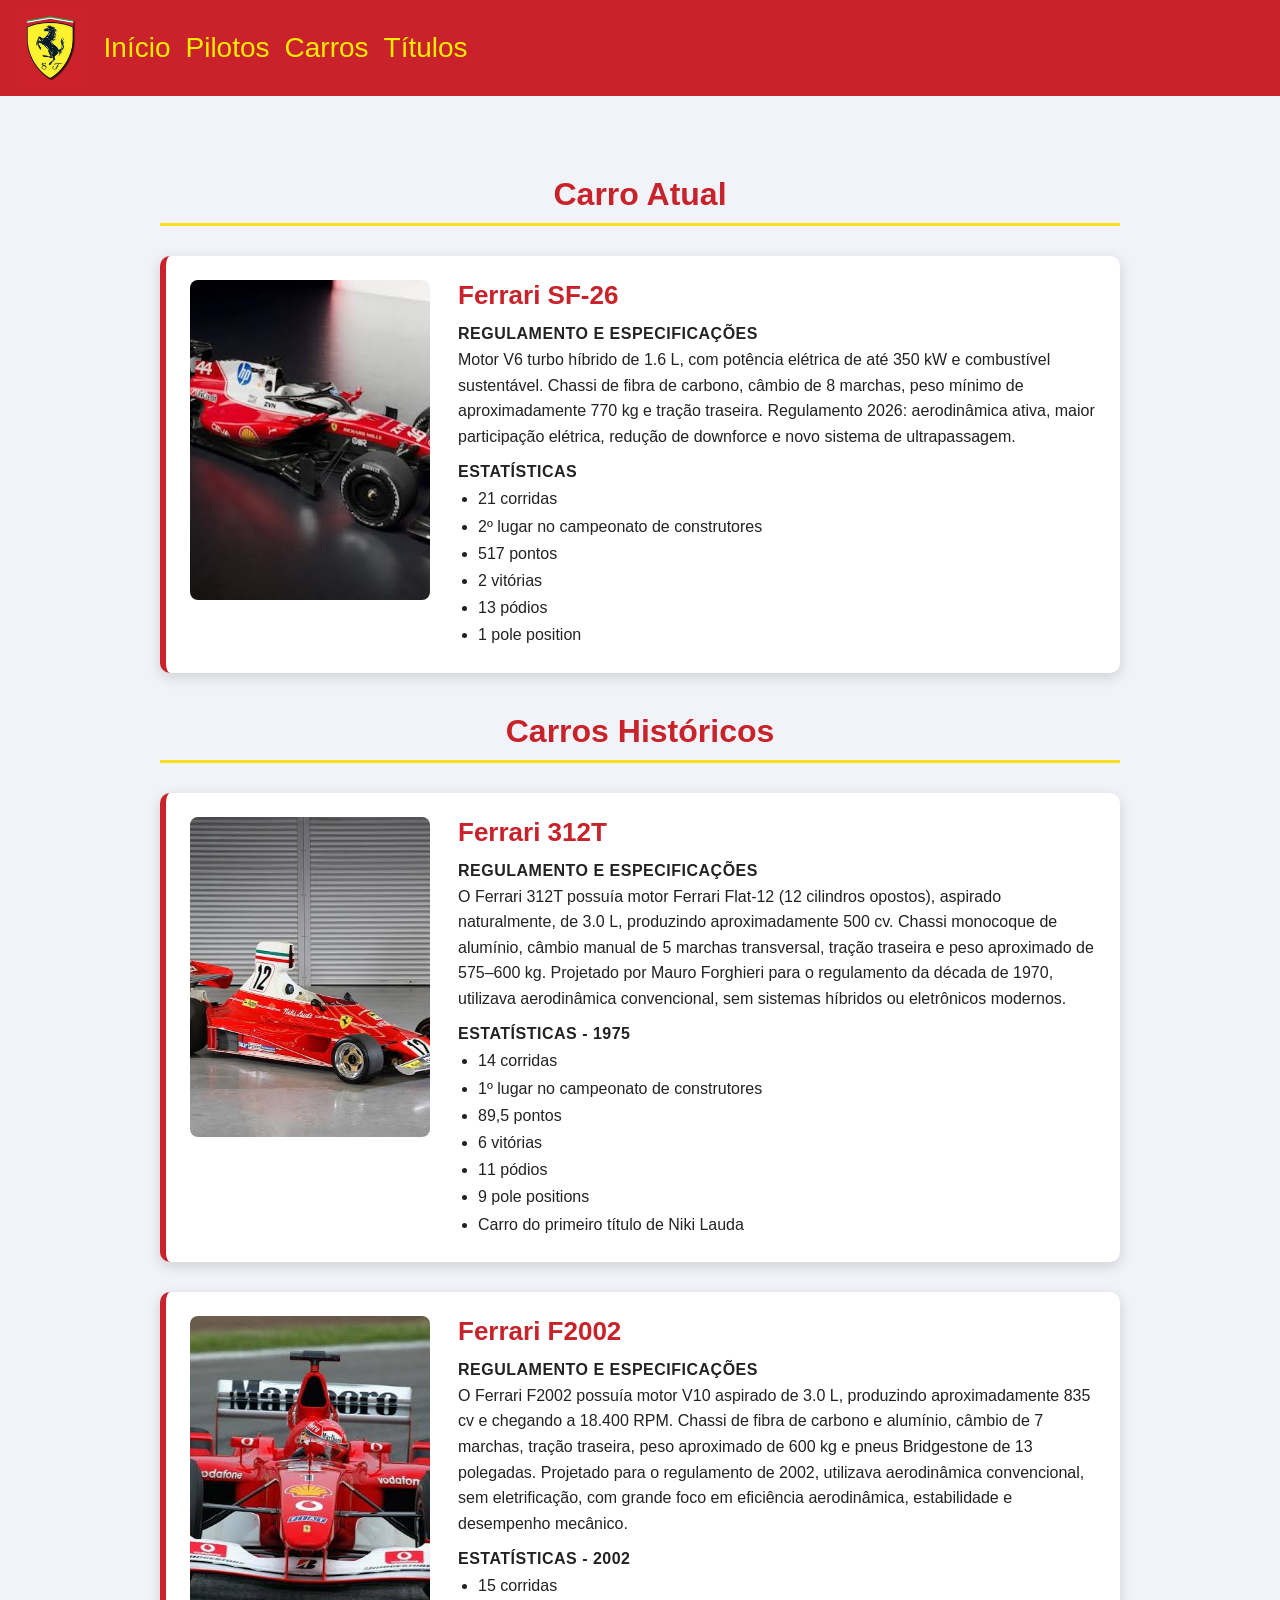
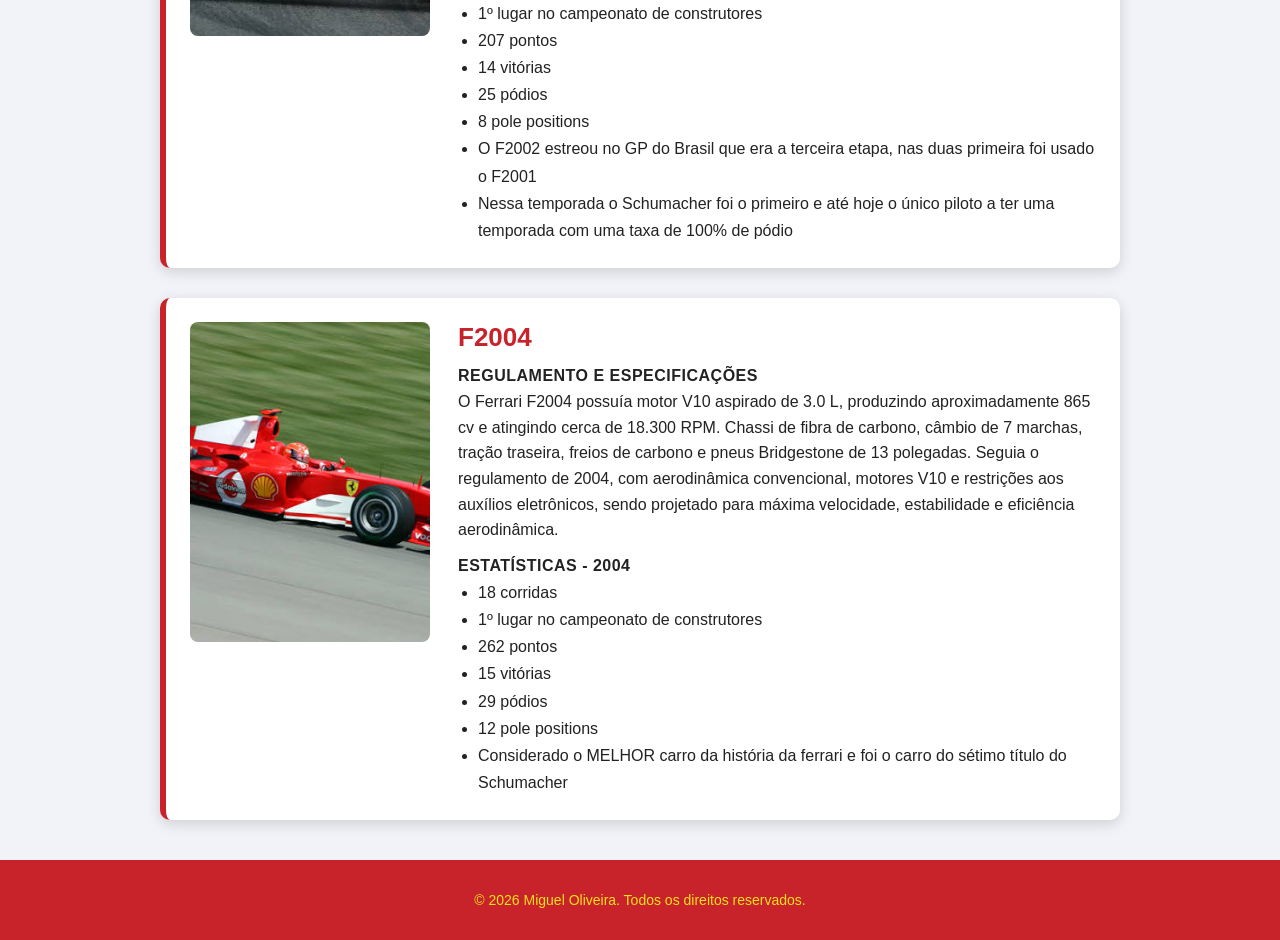
<file: Ferrari-sem js/carros.html>
<!DOCTYPE html>
<html lang="pt-br">
<head>
  <meta charset="UTF-8">
  <meta name="viewport" content="width=device-width, initial-scale=1.0">
  <title>Carros - Ferrari</title>
    <script>
    (function () {
      var tema;
      try { tema = localStorage.getItem('tema'); } catch (e) {}
      if (!tema) {
        tema = window.matchMedia('(prefers-color-scheme: dark)').matches ? 'escuro' : 'claro';
      }
      document.documentElement.setAttribute('data-tema', tema);
    })();
  </script>
<link rel="stylesheet" href="style.css">
</head>

<body>

    <header class="navbar">
    <div class="navbar-esquerda">
      <img src="imagens/logo.png" alt="Logo Ferrari" class="logo">

   <nav class="menu">
  <a href="index.html">Início</a>
  <a href="pilotos.html">Pilotos</a>
  <a href="carros.html">Carros</a>
  <a href="titulos.html">Títulos</a>
</nav>
    </div>

  </header>

  <main class="pilotos">

    <h1>Carro Atual</h1>

    <section class="lista-pilotos">

      <article class="piloto-card">
        <img src="imagens/sf26.jpg">
        <div class="piloto-info">
          <h2>Ferrari SF-26</h2>
          <h3>Regulamento e Especificações</h3>
          <p>
           Motor V6 turbo híbrido de 1.6 L, com potência elétrica de até 350 kW e combustível sustentável.
           Chassi de fibra de carbono, câmbio de 8 marchas, peso mínimo de aproximadamente 770 kg e tração traseira.
           Regulamento 2026: aerodinâmica ativa, maior participação elétrica, redução de downforce e novo sistema de ultrapassagem. 
          </p>

          <h3>Estatísticas</h3>
          <ul>
            <li>21 corridas</li>
            <li>2º lugar no campeonato de construtores</li>
            <li>517 pontos</li>
            <li>2 vitórias</li>
            <li>13 pódios</li>
            <li>1 pole position</li>                                    
          </ul>
        </div>
      </article>
    </section>

    <h1>Carros Históricos</h1>

    <section class="lista-pilotos">

      <article class="piloto-card">
        <img src="imagens/312t.jpg">
        <div class="piloto-info">
          <h2>Ferrari 312T</h2>
          <h3>Regulamento e Especificações</h3>
          <p>
            O Ferrari 312T possuía motor Ferrari Flat-12 (12 cilindros opostos), aspirado naturalmente, de 3.0 L, produzindo aproximadamente 500 cv.
            Chassi monocoque de alumínio, câmbio manual de 5 marchas transversal, tração traseira e peso aproximado de 575–600 kg.
            Projetado por Mauro Forghieri para o regulamento da década de 1970, utilizava aerodinâmica convencional, sem sistemas híbridos ou eletrônicos modernos.
          </p>

          <h3>Estatísticas - 1975</h3>
          <ul>
            <li>14 corridas</li>
            <li>1º lugar no campeonato de construtores</li>
            <li>89,5 pontos</li>
            <li>6 vitórias</li>
            <li>11 pódios</li>
            <li>9 pole positions</li>
            <li>Carro do primeiro título de Niki Lauda</li>
          </ul>
        </div>
      </article>

      <article class="piloto-card">
        <img src="imagens/f2002.jpg">
        <div class="piloto-info">
          <h2>Ferrari F2002</h2>
          <h3>Regulamento e Especificações</h3>
          <p>
            O Ferrari F2002 possuía motor V10 aspirado de 3.0 L, produzindo aproximadamente 835 cv e chegando a 18.400 RPM.
            Chassi de fibra de carbono e alumínio, câmbio de 7 marchas, tração traseira, peso aproximado de 600 kg e pneus Bridgestone de 13 polegadas.
            Projetado para o regulamento de 2002, utilizava aerodinâmica convencional, sem eletrificação, com grande foco em eficiência aerodinâmica, estabilidade e desempenho mecânico.
          </p>

          <h3>Estatísticas - 2002</h3>
          <ul>
            <li>15 corridas</li>
            <li>1º lugar no campeonato de construtores</li>
            <li>207 pontos</li>
            <li>14 vitórias</li>
            <li>25 pódios</li>
            <li>8 pole positions</li>
            <li>O F2002 estreou no GP do Brasil que era a terceira etapa, nas duas primeira foi usado o F2001</li>
            <li>Nessa temporada o Schumacher foi o primeiro e até hoje o único piloto a ter uma temporada com uma taxa de 100% de pódio</li>
        </ul>
        </div>
      </article>

      <article class="piloto-card">
        <img src="imagens/f2004.jpg">
        <div class="piloto-info">
          <h2>F2004</h2>
          <h3>Regulamento e Especificações</h3>
          <p>
            O Ferrari F2004 possuía motor V10 aspirado de 3.0 L, produzindo aproximadamente 865 cv e atingindo cerca de 18.300 RPM.
            Chassi de fibra de carbono, câmbio de 7 marchas, tração traseira, freios de carbono e pneus Bridgestone de 13 polegadas.
            Seguia o regulamento de 2004, com aerodinâmica convencional, motores V10 e restrições aos auxílios eletrônicos, sendo projetado para máxima velocidade, estabilidade e eficiência aerodinâmica.
          </p>

          <h3>Estatísticas - 2004</h3>
          <ul>
            <li>18 corridas</li>
            <li>1º lugar no campeonato de construtores</li>
            <li>262 pontos</li>
            <li>15 vitórias</li>
            <li>29 pódios</li>
            <li>12 pole positions</li>
            <li>Considerado o MELHOR carro da história da ferrari e foi o carro do sétimo título do Schumacher</li>
        </div>
      </article>

    </section>
  </main>
    <footer class="footer">
    <p class="footer-copy">&copy; 2026 Miguel Oliveira. Todos os direitos reservados.</p>
  </footer>

</body>
</html>
</file>
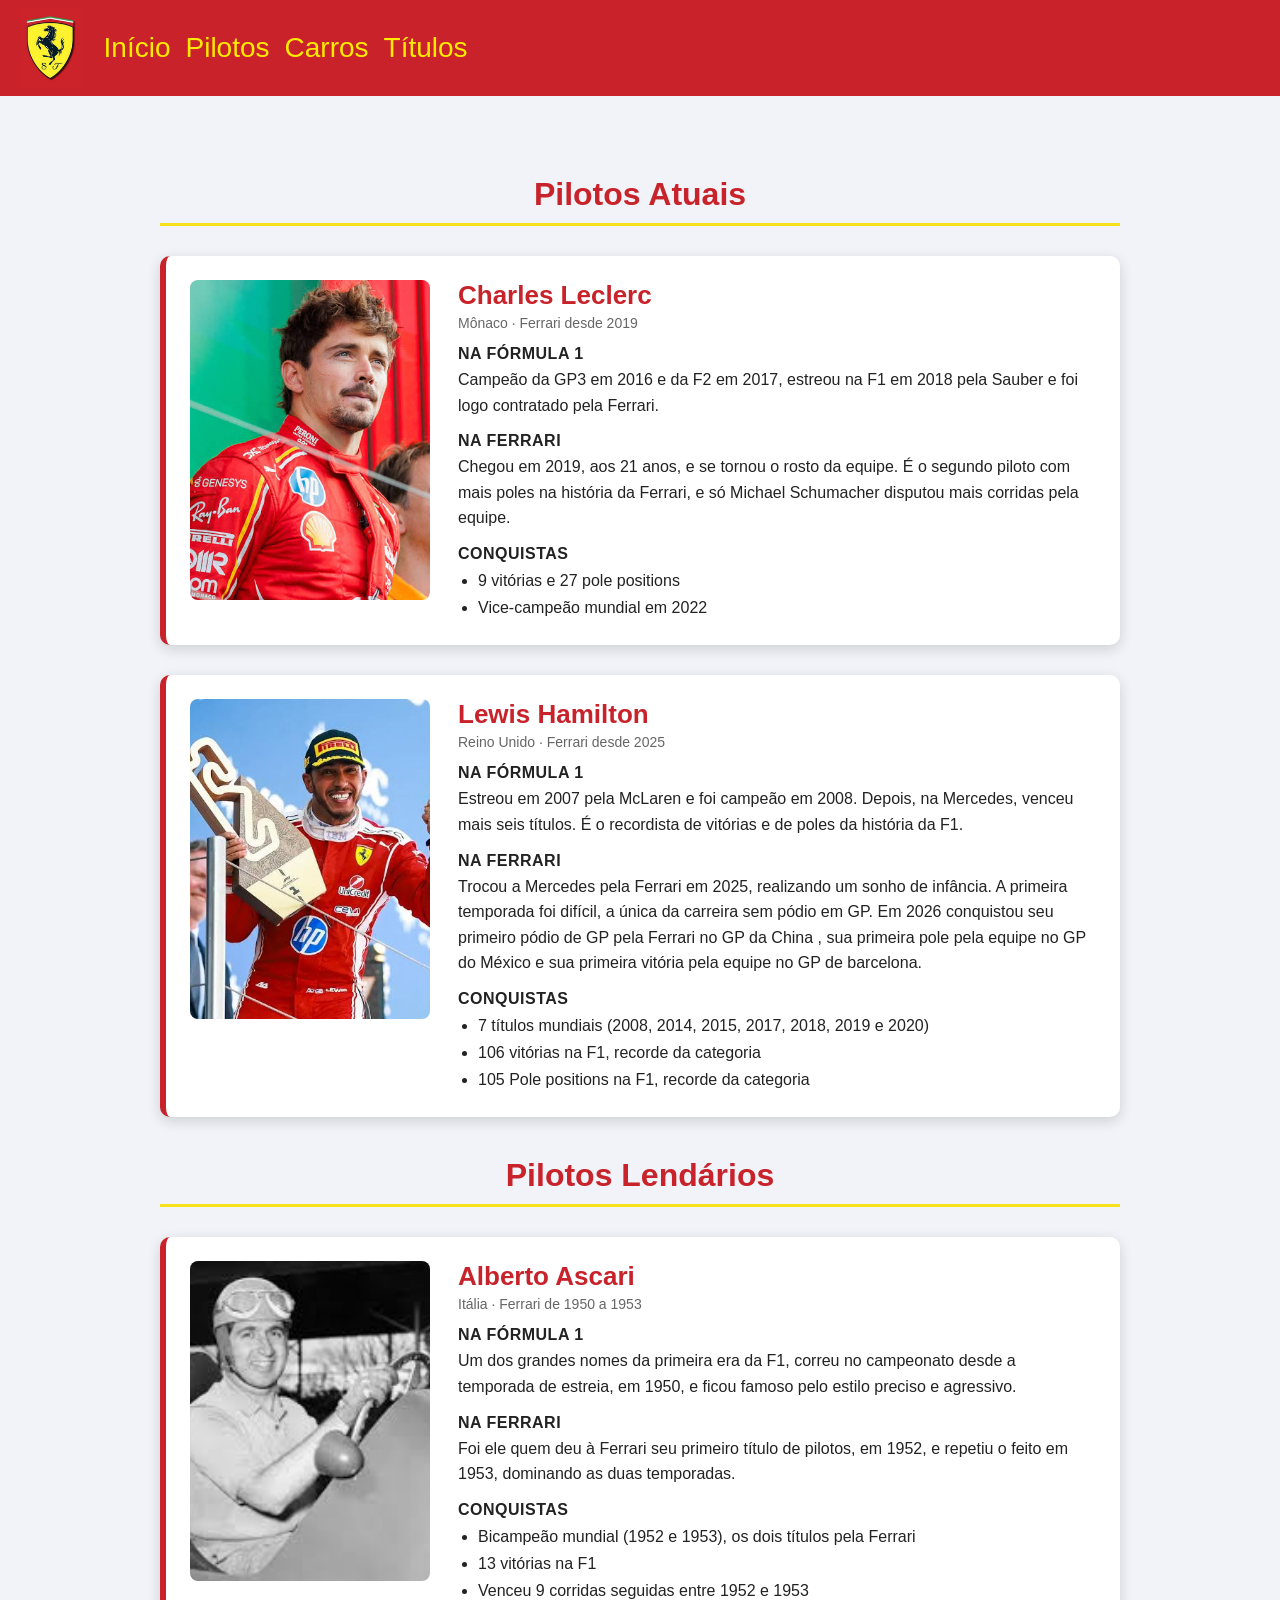
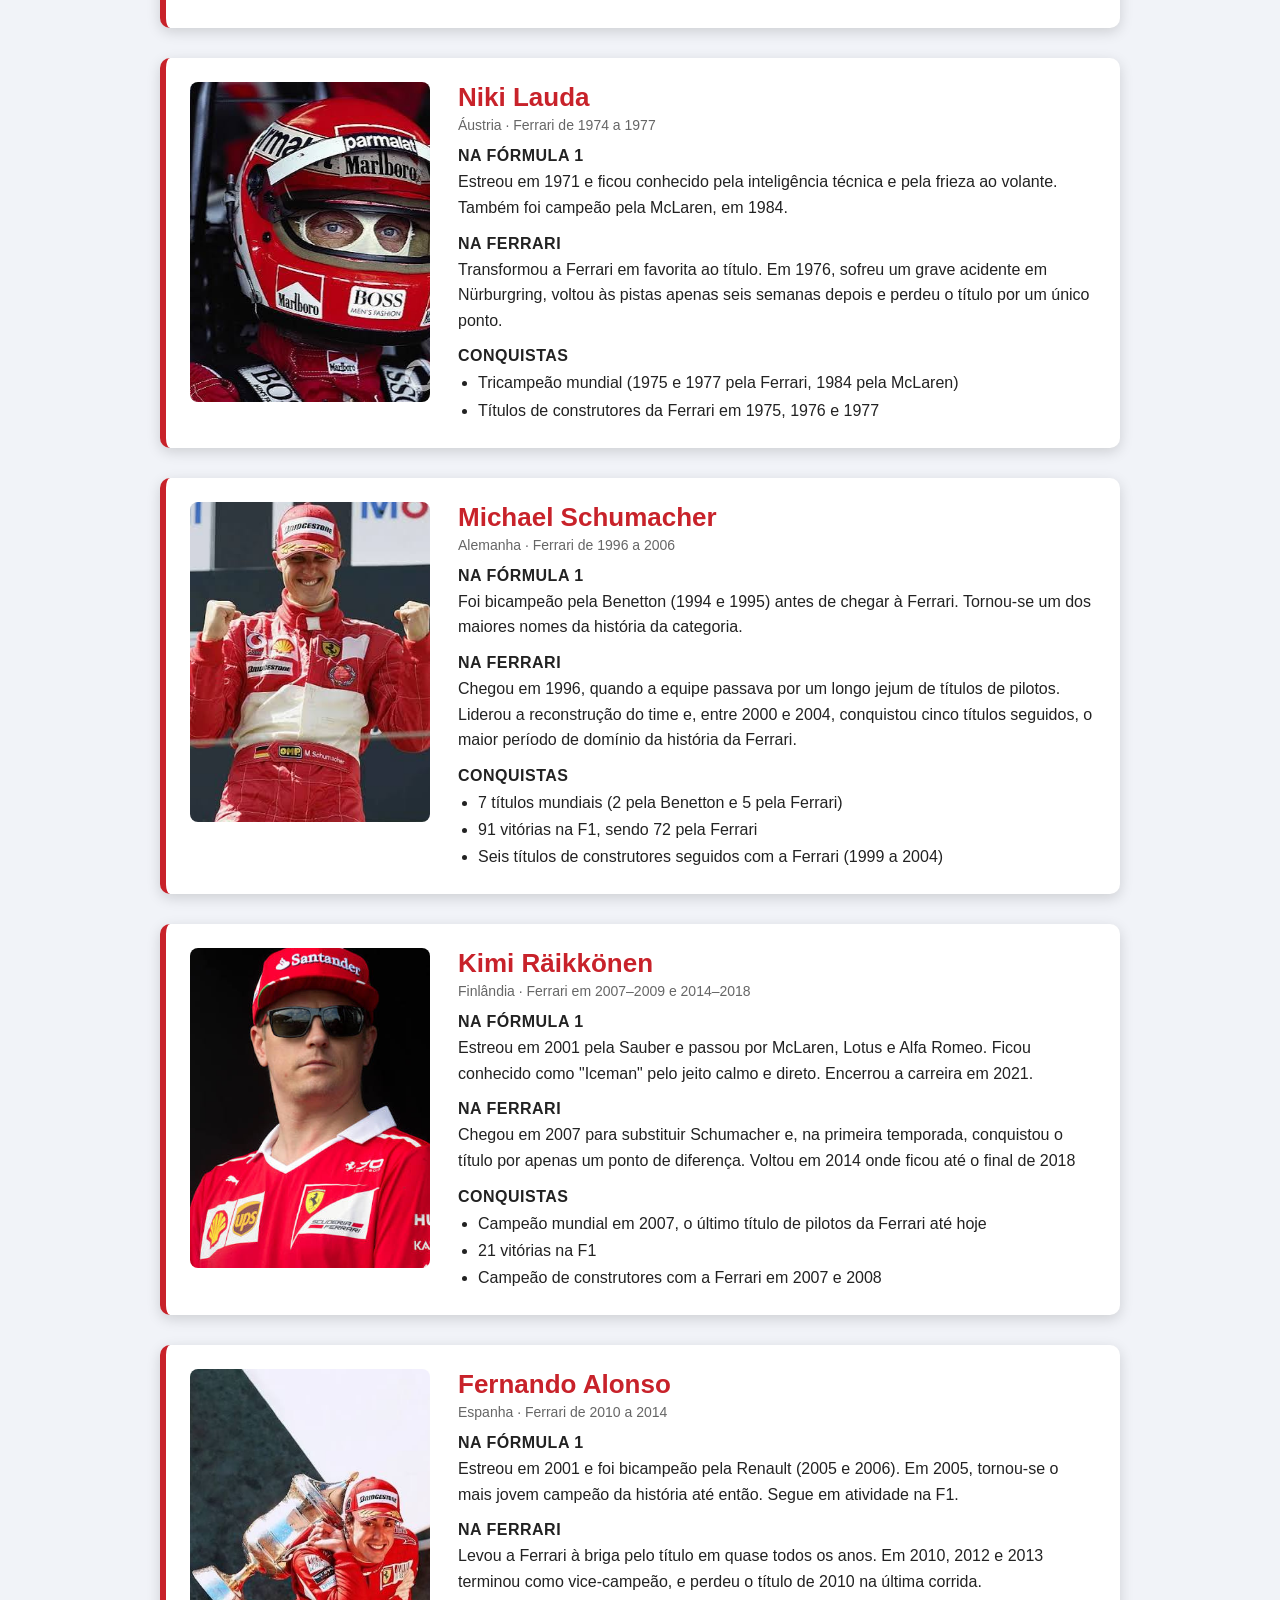
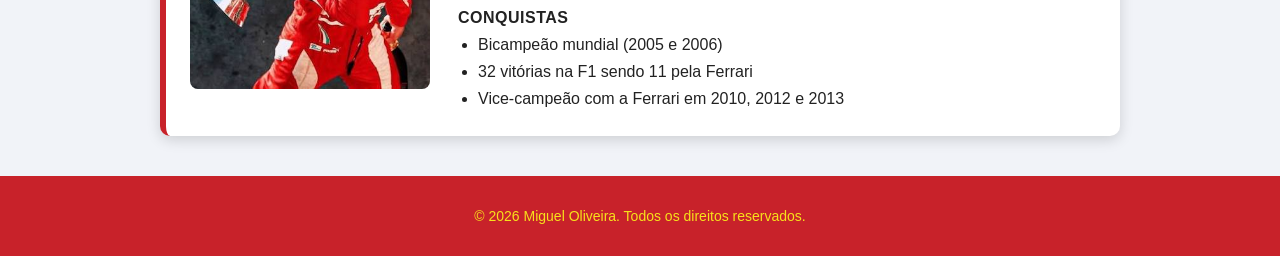
<file: Ferrari-sem js/pilotos.html>
<!DOCTYPE html>
<html lang="pt-br">
<head>
  <meta charset="UTF-8">
  <meta name="viewport" content="width=device-width, initial-scale=1.0">
  <title>Pilotos - Ferrari</title>
    <script>
    (function () {
      var tema;
      try { tema = localStorage.getItem('tema'); } catch (e) {}
      if (!tema) {
        tema = window.matchMedia('(prefers-color-scheme: dark)').matches ? 'escuro' : 'claro';
      }
      document.documentElement.setAttribute('data-tema', tema);
    })();
  </script>
<link rel="stylesheet" href="style.css">
</head>

<body>

    <header class="navbar">
    <div class="navbar-esquerda">
      <img src="imagens/logo.png" alt="Logo Ferrari" class="logo">

   <nav class="menu">
  <a href="index.html">Início</a>
  <a href="pilotos.html">Pilotos</a>
  <a href="carros.html">Carros</a>
  <a href="titulos.html">Títulos</a>
</nav>
    </div>

  </header>

  <main class="pilotos">

    <h1>Pilotos Atuais</h1>

    <section class="lista-pilotos">

      <article class="piloto-card">
        <img src="imagens/leclerc.jpg">
        <div class="piloto-info">
          <h2>Charles Leclerc</h2>
          <span class="piloto-sub">Mônaco · Ferrari desde 2019</span>

          <h3>Na Fórmula 1</h3>
          <p>
            Campeão da GP3 em 2016 e da F2 em 2017, estreou na F1 em 2018 pela Sauber
            e foi logo contratado pela Ferrari.
          </p>

          <h3>Na Ferrari</h3>
          <p>
            Chegou em 2019, aos 21 anos, e se tornou o rosto da equipe. É o segundo piloto
            com mais poles na história da Ferrari, e só Michael Schumacher disputou mais
            corridas pela equipe. 
          </p>

          <h3>Conquistas</h3>
          <ul>
            <li>9 vitórias e 27 pole positions</li>
            <li>Vice-campeão mundial em 2022</li>
          </ul>
        </div>
      </article>

      <article class="piloto-card">
        <img src="imagens/hamilton.jpg">
        <div class="piloto-info">
          <h2>Lewis Hamilton</h2>
          <span class="piloto-sub">Reino Unido · Ferrari desde 2025</span>

          <h3>Na Fórmula 1</h3>
          <p>
            Estreou em 2007 pela McLaren e foi campeão em 2008. Depois, na Mercedes, venceu
            mais seis títulos. É o recordista de vitórias e de poles da história da F1.
          </p>

          <h3>Na Ferrari</h3>
          <p>
            Trocou a Mercedes pela Ferrari em 2025, realizando um sonho de infância. A primeira
            temporada foi difícil, a única da carreira sem pódio em GP. Em 2026 conquistou seu primeiro pódio de GP pela Ferrari no GP da China
           , sua primeira pole pela equipe no GP do México e sua primeira vitória pela equipe no GP de barcelona.
          </p>

          <h3>Conquistas</h3>
          <ul>
            <li>7 títulos mundiais (2008, 2014, 2015, 2017, 2018, 2019 e 2020)</li>
            <li>106 vitórias na F1, recorde da categoria</li>
            <li>105 Pole positions na F1, recorde da categoria</li>
          </ul>
        </div>
      </article>

    </section>

    <h1>Pilotos Lendários</h1>

    <section class="lista-pilotos">

      <article class="piloto-card">
        <img src="imagens/ascari.jpg">
        <div class="piloto-info">
          <h2>Alberto Ascari</h2>
          <span class="piloto-sub">Itália · Ferrari de 1950 a 1953</span>

          <h3>Na Fórmula 1</h3>
          <p>
            Um dos grandes nomes da primeira era da F1, correu no campeonato desde a
            temporada de estreia, em 1950, e ficou famoso pelo estilo preciso e agressivo.
          </p>

          <h3>Na Ferrari</h3>
          <p>
            Foi ele quem deu à Ferrari seu primeiro título de pilotos, em 1952, e repetiu
            o feito em 1953, dominando as duas temporadas.
          </p>

          <h3>Conquistas</h3>
          <ul>
            <li>Bicampeão mundial (1952 e 1953), os dois títulos pela Ferrari</li>
            <li>13 vitórias na F1</li>
            <li>Venceu 9 corridas seguidas entre 1952 e 1953</li>
          </ul>
        </div>
      </article>

      <article class="piloto-card">
        <img src="imagens/lauda.jpg">
        <div class="piloto-info">
          <h2>Niki Lauda</h2>
          <span class="piloto-sub">Áustria · Ferrari de 1974 a 1977</span>

          <h3>Na Fórmula 1</h3>
          <p>
            Estreou em 1971 e ficou conhecido pela inteligência técnica e pela
            frieza ao volante. Também foi campeão pela McLaren, em 1984.
          </p>

          <h3>Na Ferrari</h3>
          <p>
            Transformou a Ferrari em favorita ao título. Em 1976, sofreu um grave acidente
            em Nürburgring, voltou às pistas apenas seis semanas depois e perdeu o título
            por um único ponto.
          </p>

          <h3>Conquistas</h3>
          <ul>
            <li>Tricampeão mundial (1975 e 1977 pela Ferrari, 1984 pela McLaren)</li>
            <li>Títulos de construtores da Ferrari em 1975, 1976 e 1977</li>
          </ul>
        </div>
      </article>

      <article class="piloto-card">
        <img src="imagens/schumacher.jpg">
        <div class="piloto-info">
          <h2>Michael Schumacher</h2>
          <span class="piloto-sub">Alemanha · Ferrari de 1996 a 2006</span>

          <h3>Na Fórmula 1</h3>
          <p>
            Foi bicampeão pela Benetton (1994 e 1995) antes de chegar à Ferrari. Tornou-se
            um dos maiores nomes da história da categoria.
          </p>

          <h3>Na Ferrari</h3>
          <p>
            Chegou em 1996, quando a equipe passava por um longo jejum de títulos de pilotos.
            Liderou a reconstrução do time e, entre 2000 e 2004, conquistou cinco títulos
            seguidos, o maior período de domínio da história da Ferrari.
          </p>

          <h3>Conquistas</h3>
          <ul>
            <li>7 títulos mundiais (2 pela Benetton e 5 pela Ferrari)</li>
            <li>91 vitórias na F1, sendo 72 pela Ferrari</li>
            <li>Seis títulos de construtores seguidos com a Ferrari (1999 a 2004)</li>
          </ul>
        </div>
      </article>

      <article class="piloto-card">
        <img src="imagens/raikkonen.jpg">
        <div class="piloto-info">
          <h2>Kimi Räikkönen</h2>
          <span class="piloto-sub">Finlândia · Ferrari em 2007–2009 e 2014–2018</span>

          <h3>Na Fórmula 1</h3>
          <p>
            Estreou em 2001 pela Sauber e passou por McLaren, Lotus e Alfa Romeo. Ficou
            conhecido como "Iceman" pelo jeito calmo e direto. Encerrou a carreira em 2021.
          </p>

          <h3>Na Ferrari</h3>
          <p>
            Chegou em 2007 para substituir Schumacher e, na primeira temporada, conquistou
            o título por apenas um ponto de diferença. Voltou em 2014 onde ficou até o final de 2018
          </p>

          <h3>Conquistas</h3>
          <ul>
            <li>Campeão mundial em 2007, o último título de pilotos da Ferrari até hoje</li>
            <li>21 vitórias na F1</li>
            <li>Campeão de construtores com a Ferrari em 2007 e 2008</li>
          </ul>
        </div>
      </article>

      <article class="piloto-card">
        <img src="imagens/aalonso.jpg">
        <div class="piloto-info">
          <h2>Fernando Alonso</h2>
          <span class="piloto-sub">Espanha · Ferrari de 2010 a 2014</span>

          <h3>Na Fórmula 1</h3>
          <p>
            Estreou em 2001 e foi bicampeão pela Renault (2005 e 2006). Em 2005, tornou-se o
            mais jovem campeão da história até então. Segue em atividade na F1.
          </p>

          <h3>Na Ferrari</h3>
          <p>
            Levou a Ferrari à briga pelo título em quase todos os anos. Em 2010, 2012 e
            2013 terminou como vice-campeão, e perdeu o título de 2010 na última corrida.
          </p>

          <h3>Conquistas</h3>
          <ul>
            <li>Bicampeão mundial (2005 e 2006)</li>
            <li>32 vitórias na F1 sendo 11 pela Ferrari</li>
            <li>Vice-campeão com a Ferrari em 2010, 2012 e 2013</li>
          </ul>
        </div>
      </article>

    </section>
  </main>
    <footer class="footer">
    <p class="footer-copy">&copy; 2026 Miguel Oliveira. Todos os direitos reservados.</p>
  </footer>

</body>
</html>
</file>
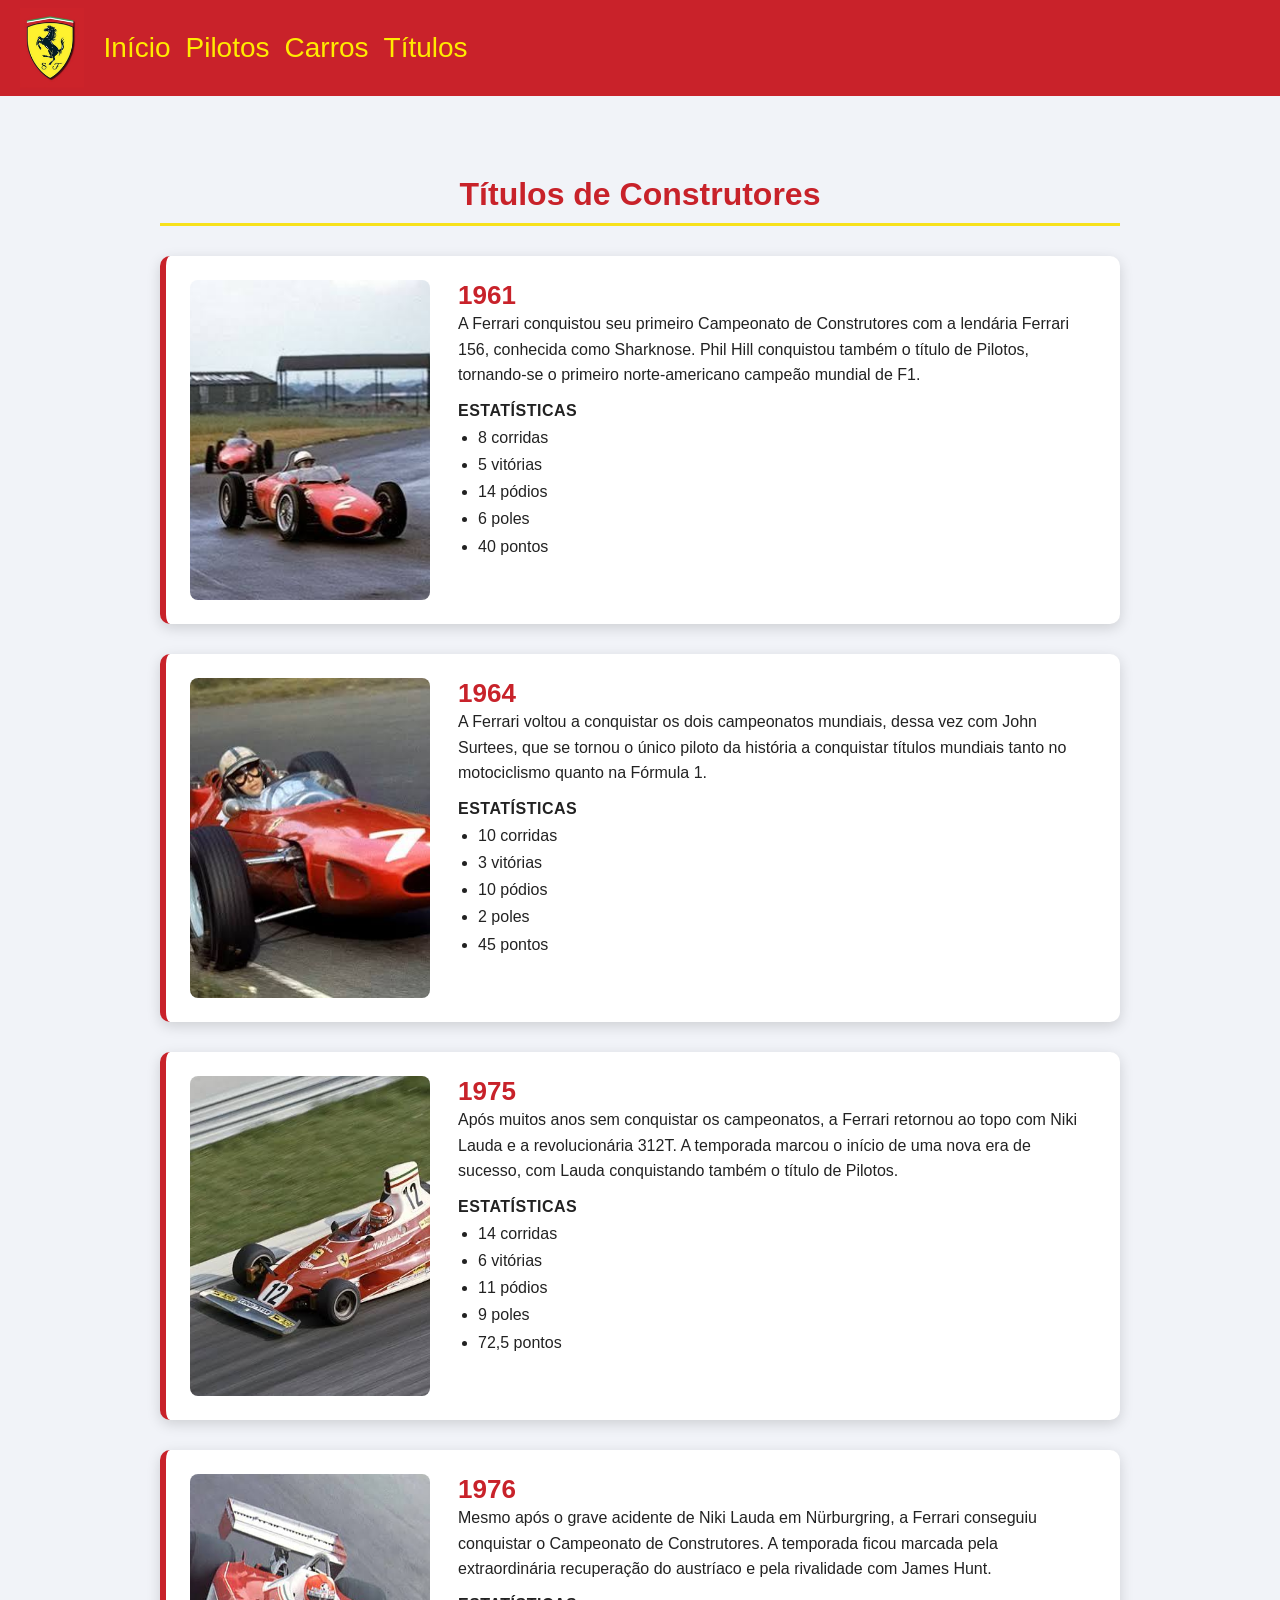
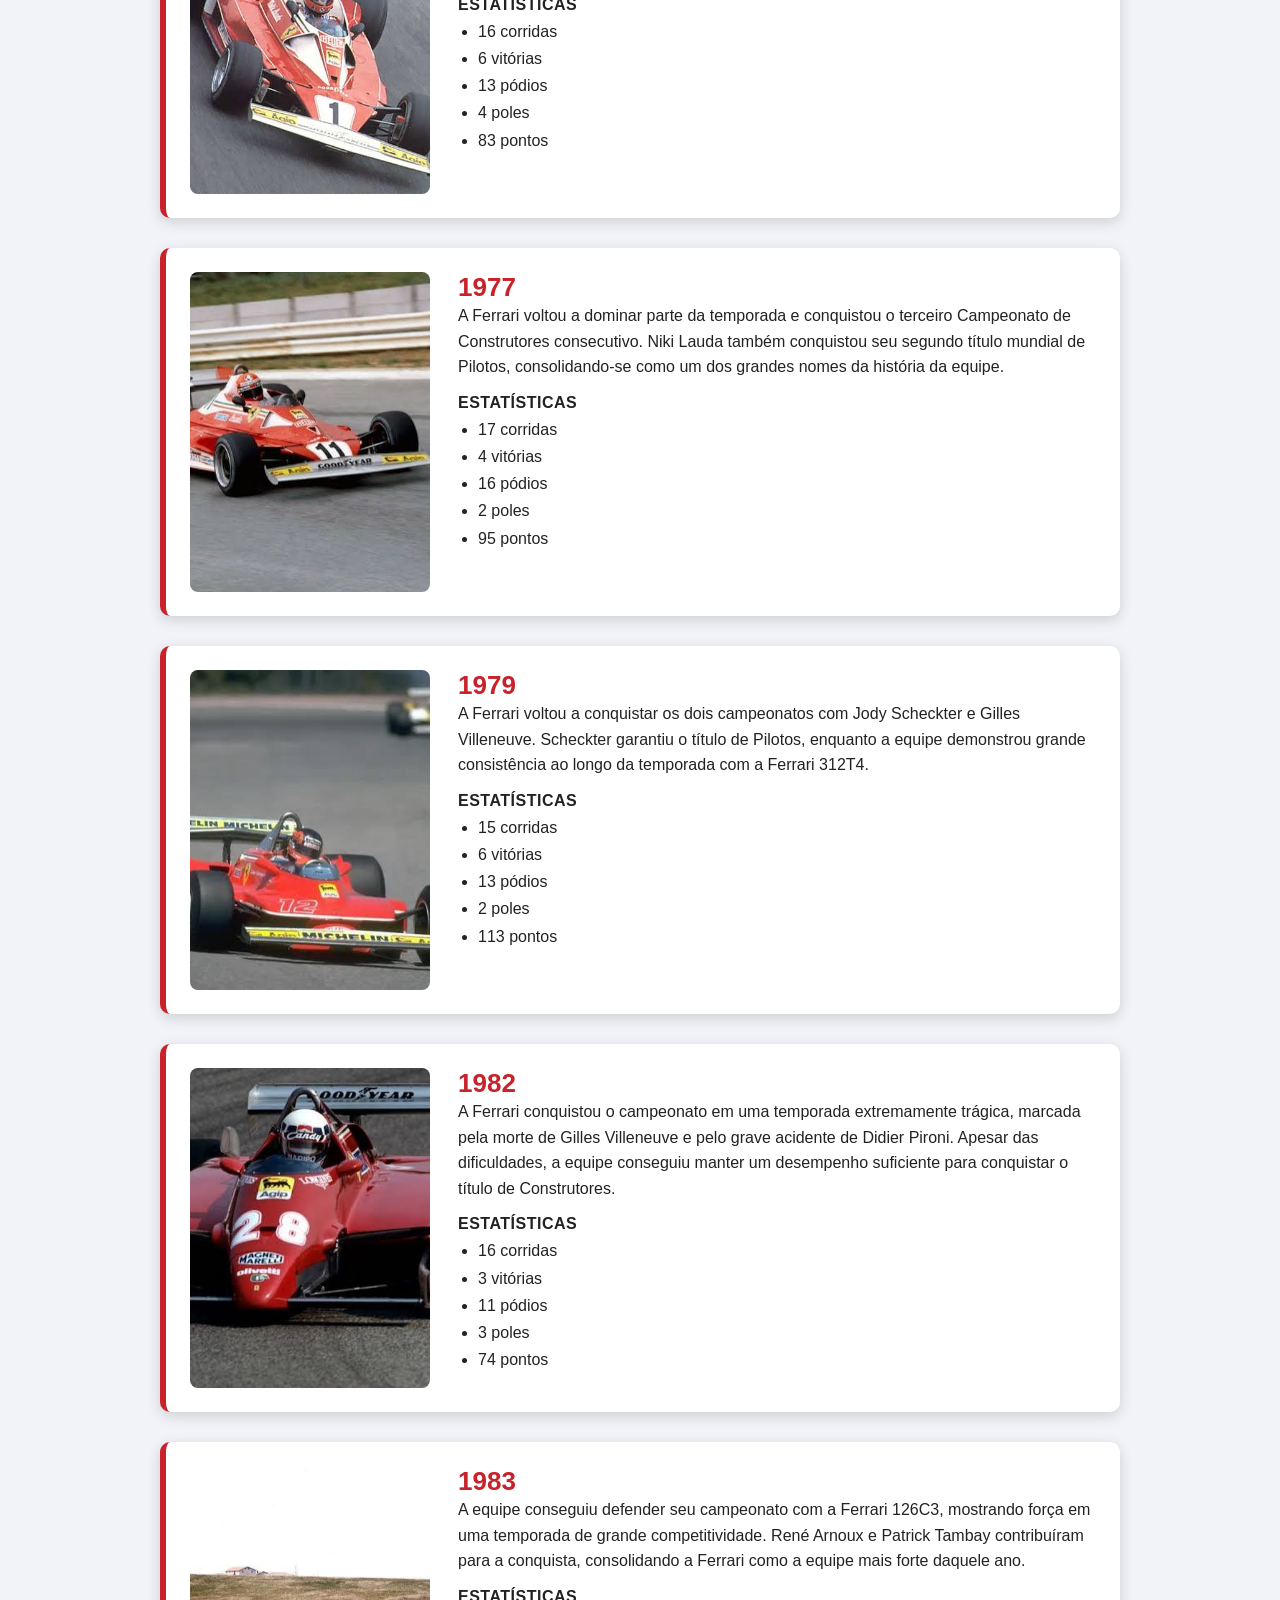
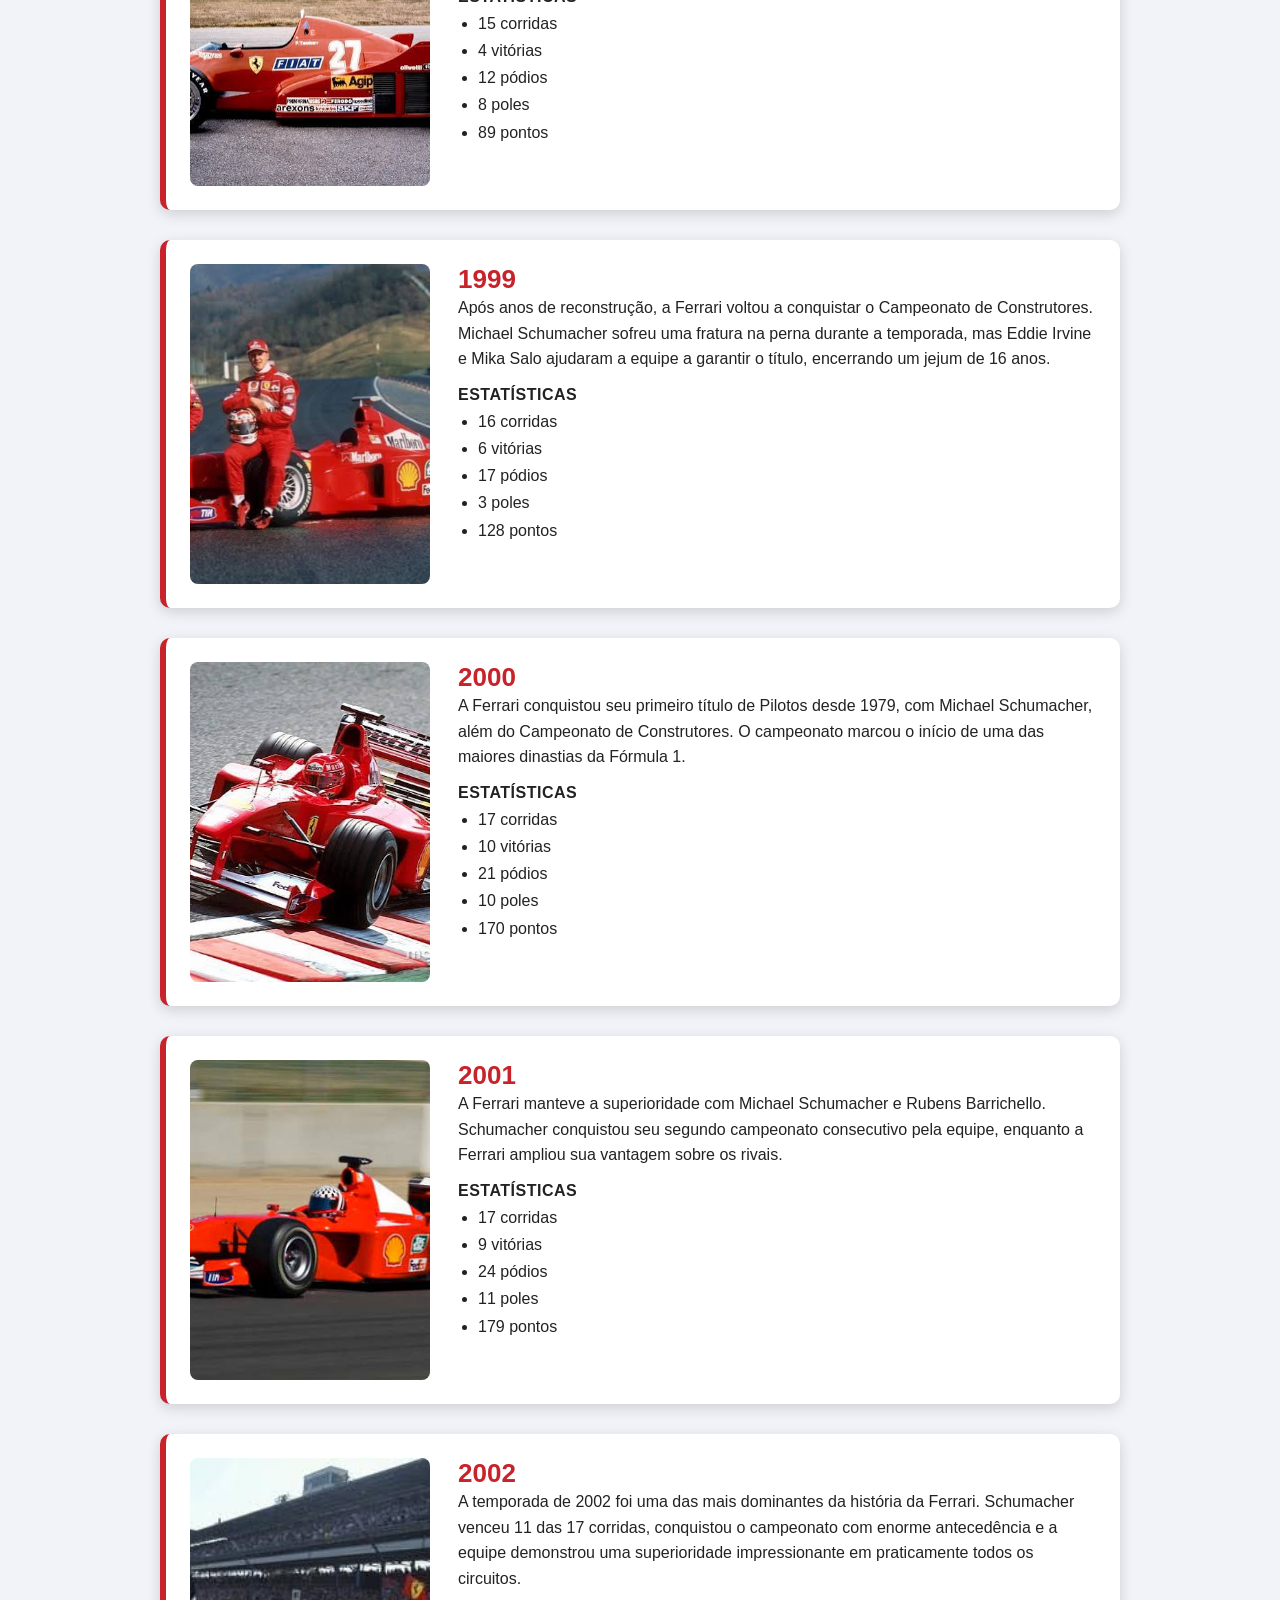
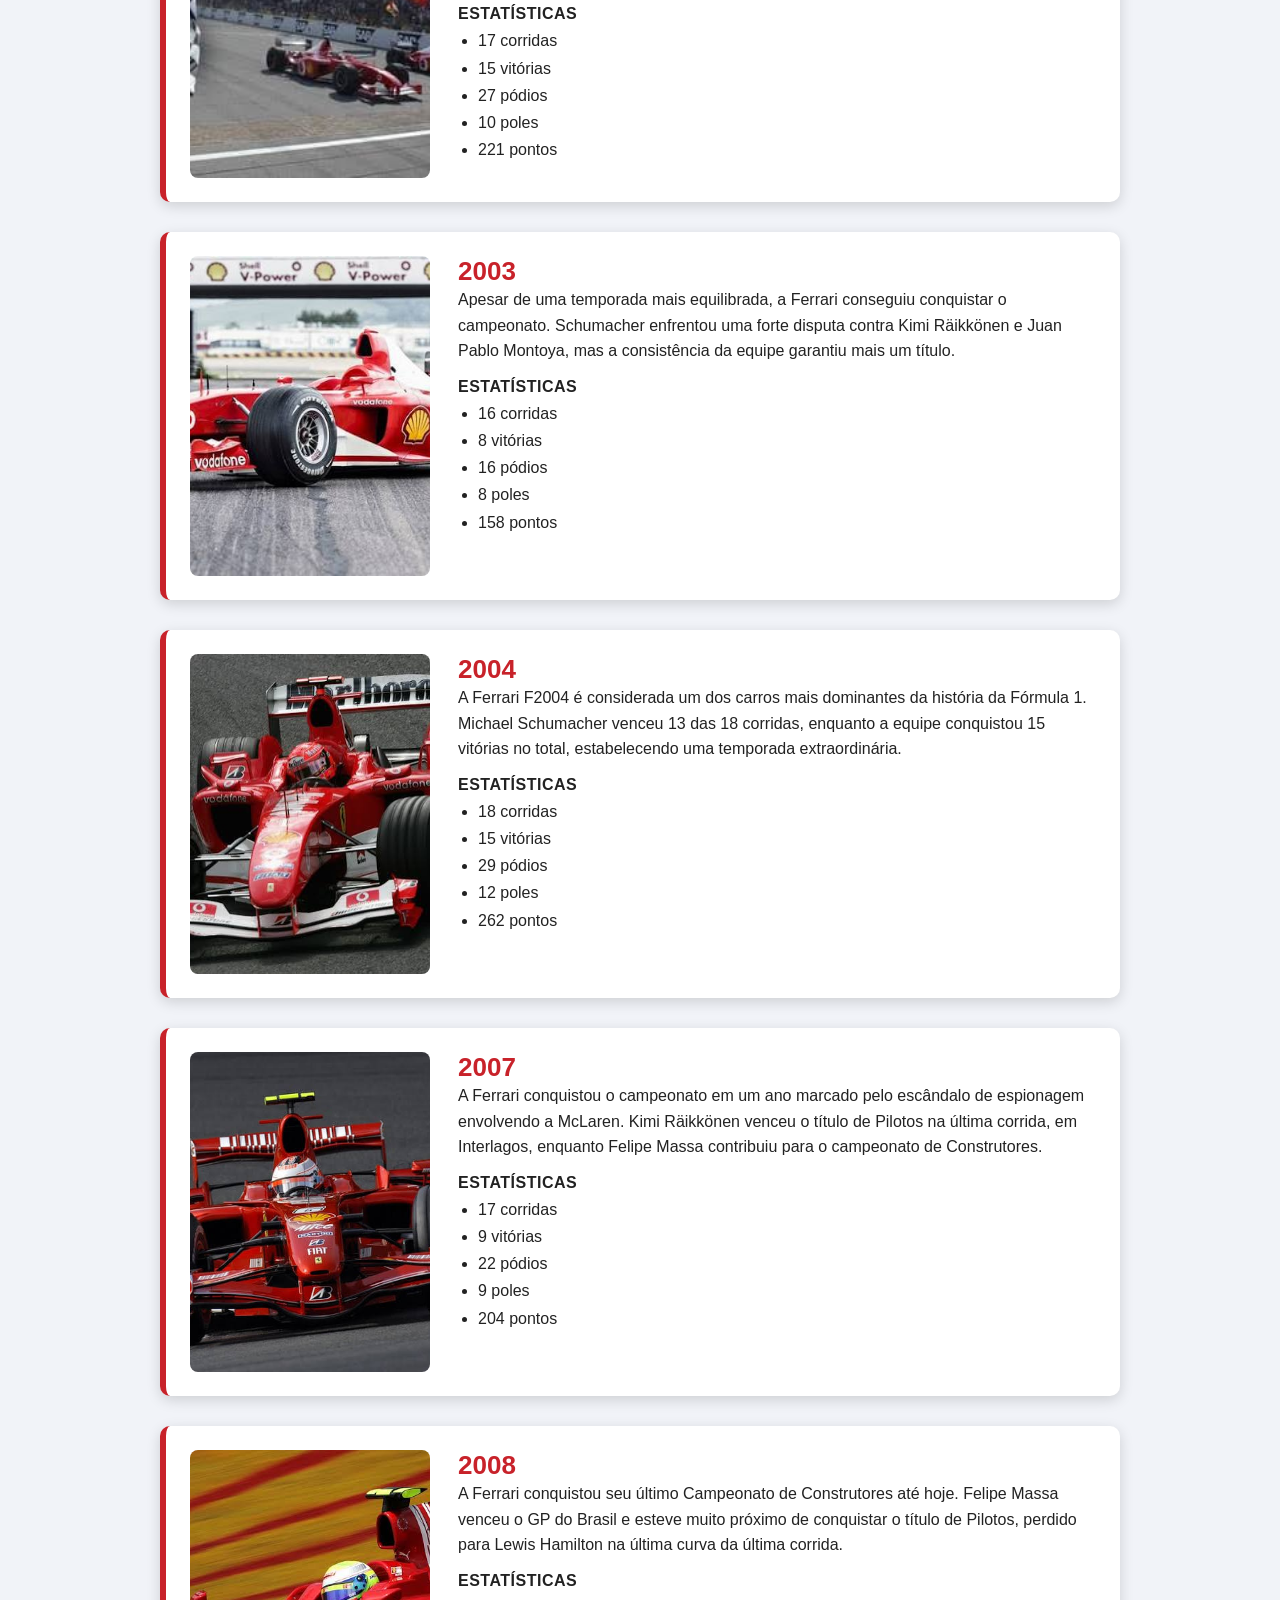
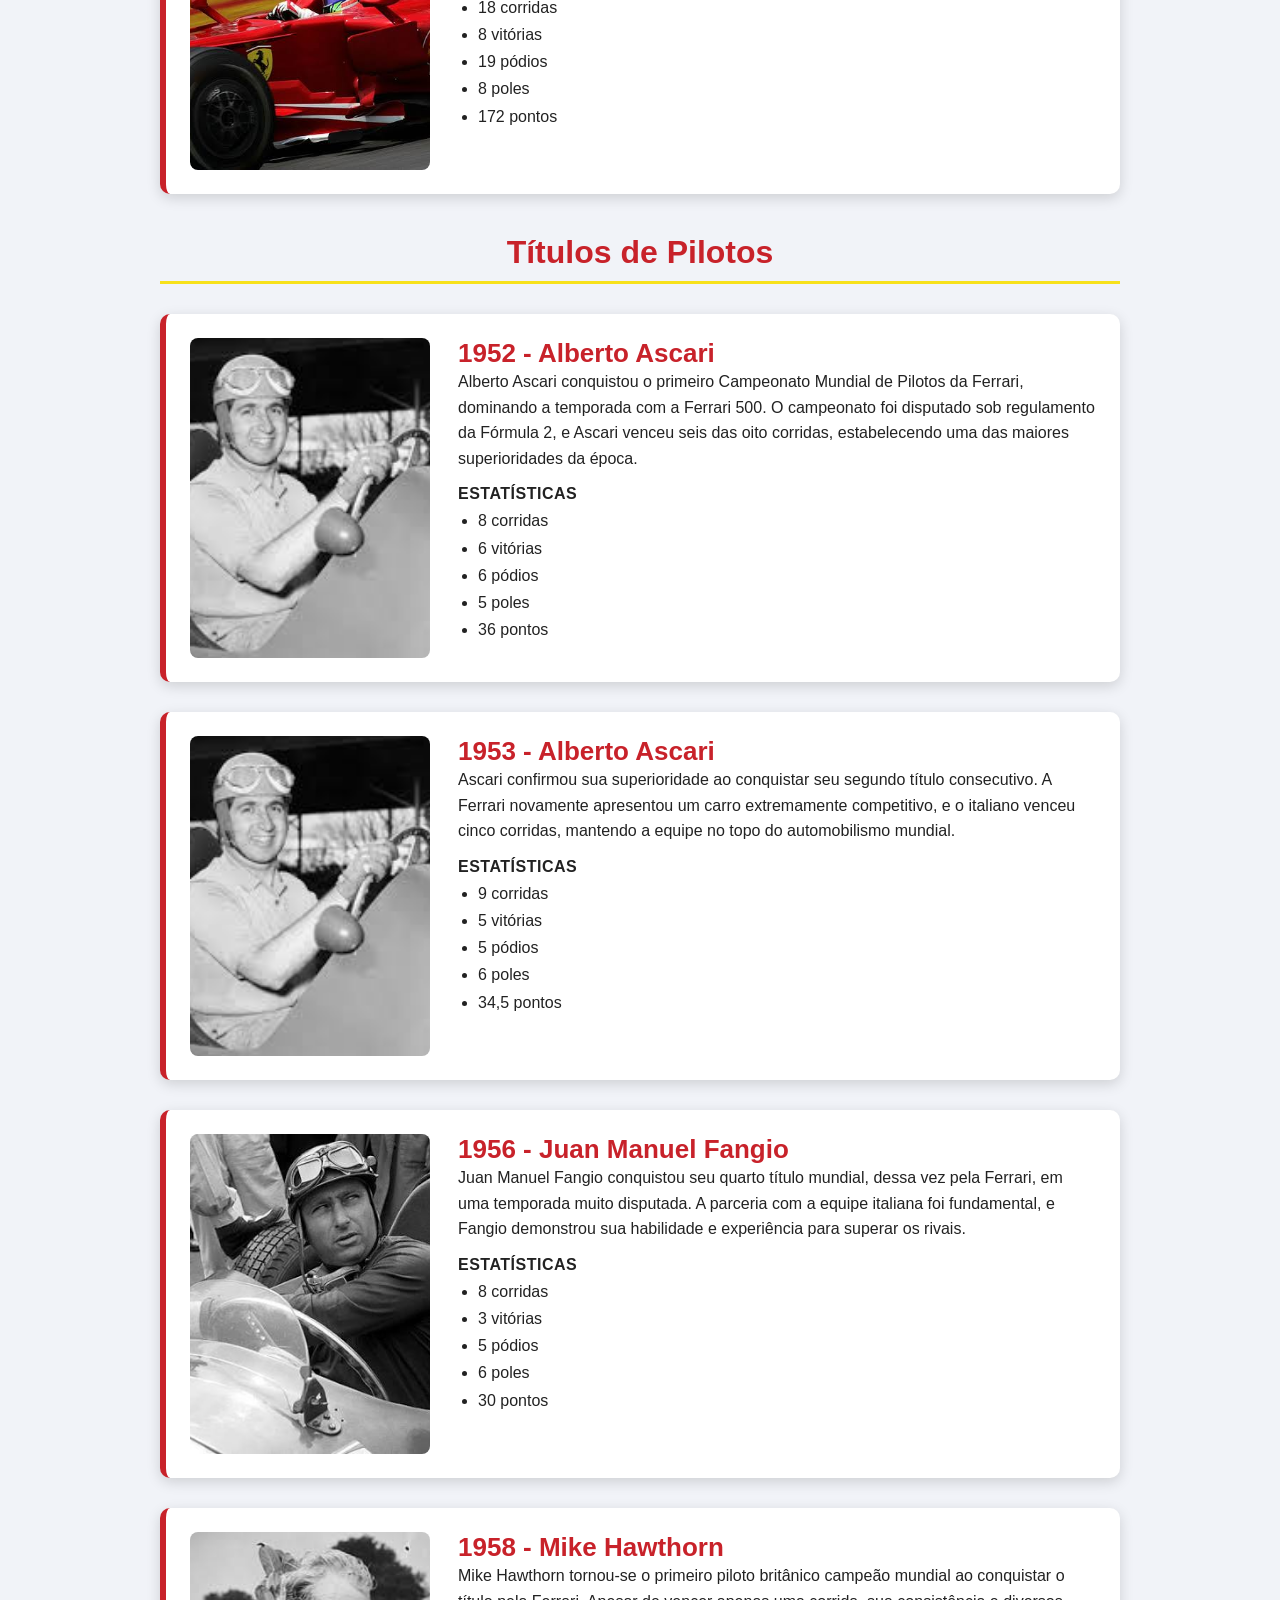
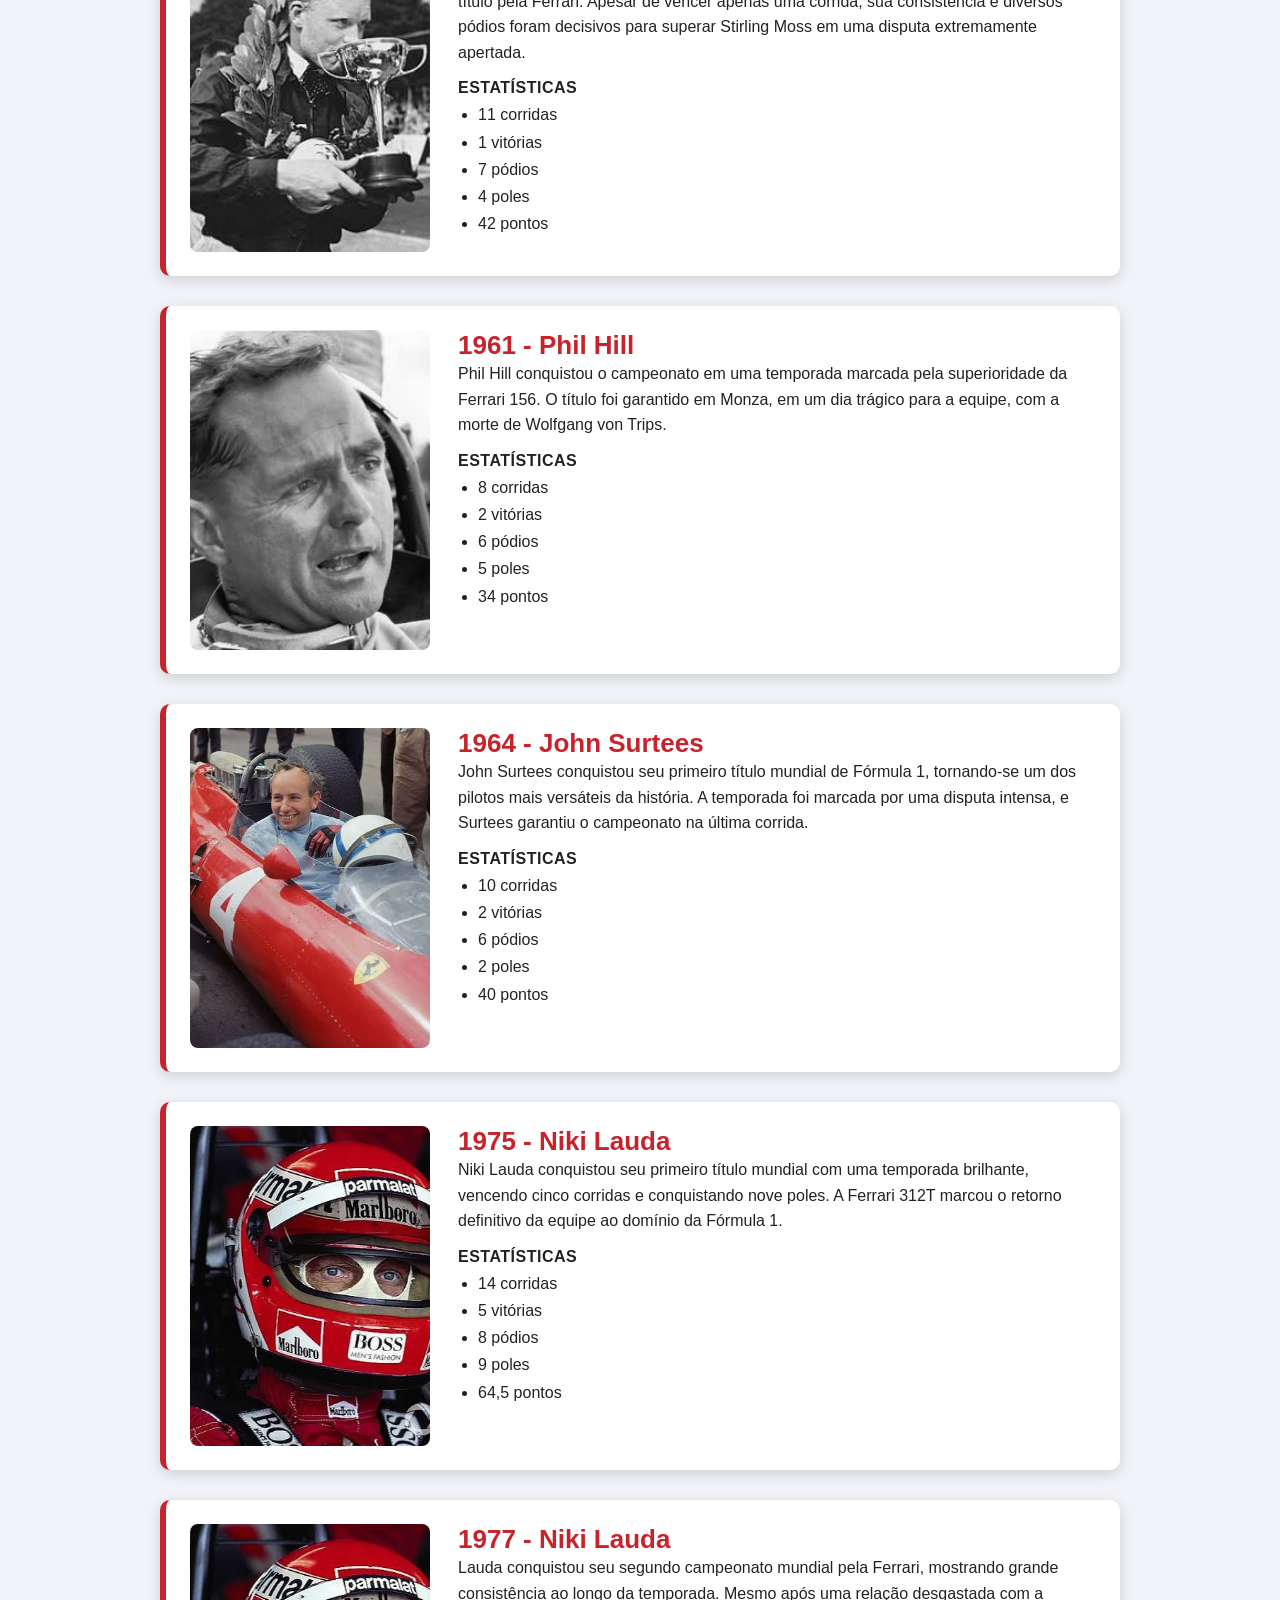
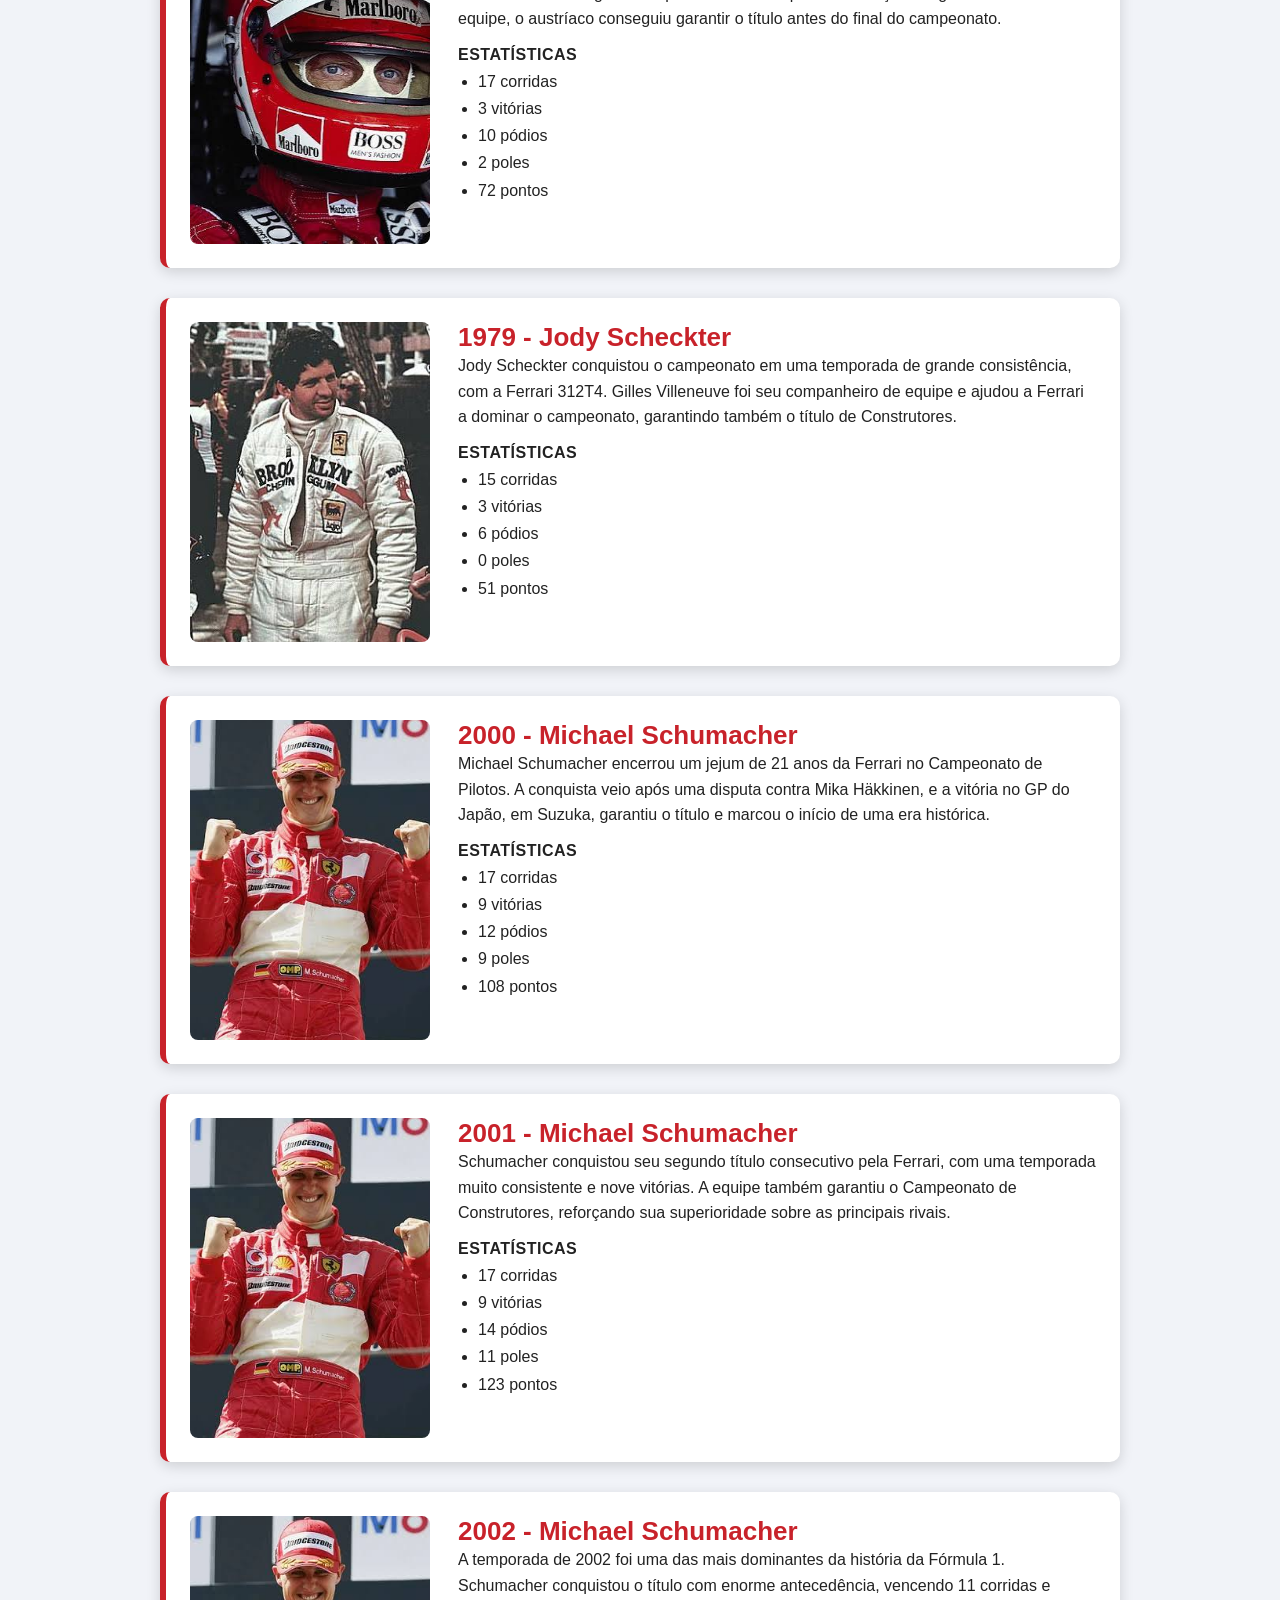
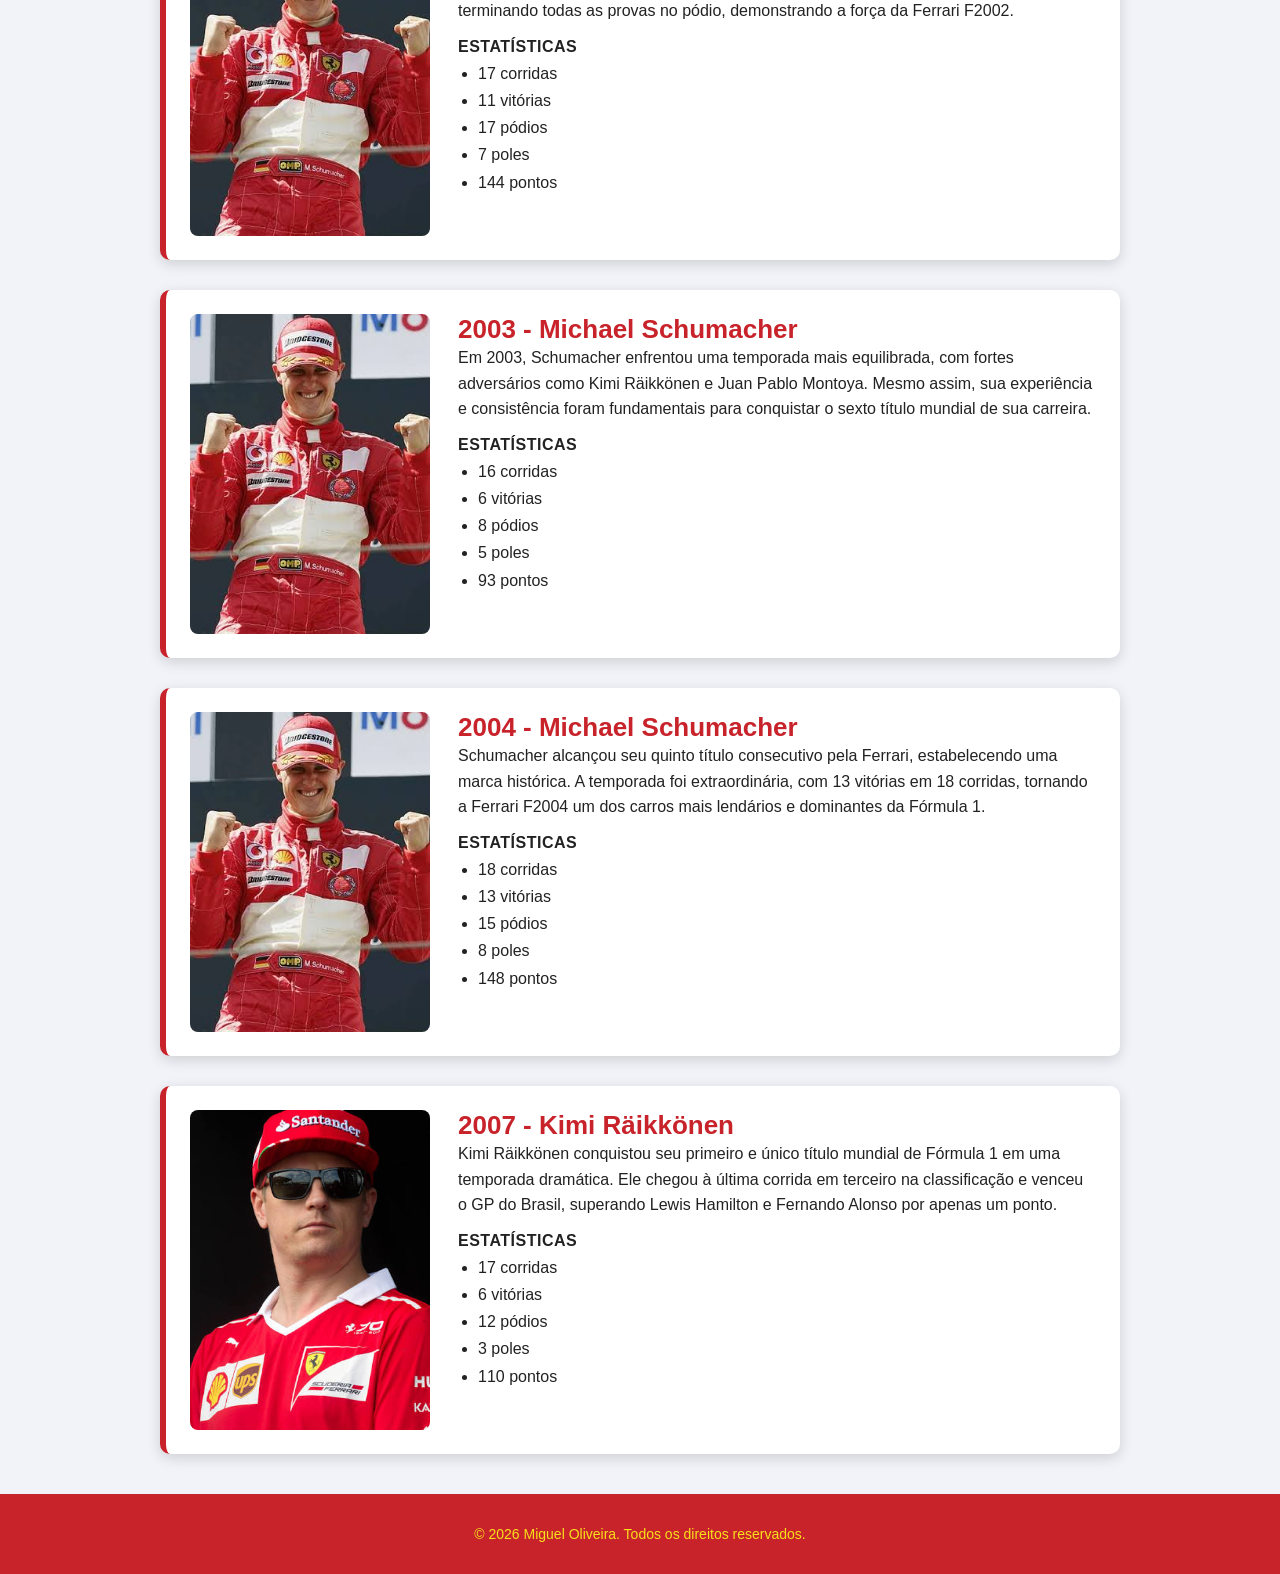
<file: Ferrari-sem js/titulos.html>
<!DOCTYPE html>
<html lang="pt-br">
<head>
  <meta charset="UTF-8">
  <meta name="viewport" content="width=device-width, initial-scale=1.0">
  <title>Títulos - Ferrari</title>
    <script>
    (function () {
      var tema;
      try { tema = localStorage.getItem('tema'); } catch (e) {}
      if (!tema) {
        tema = window.matchMedia('(prefers-color-scheme: dark)').matches ? 'escuro' : 'claro';
      }
      document.documentElement.setAttribute('data-tema', tema);
    })();
  </script>
<link rel="stylesheet" href="style.css">
</head>

<body>

    <header class="navbar">
    <div class="navbar-esquerda">
      <img src="imagens/logo.png" alt="Logo Ferrari" class="logo">

   <nav class="menu">
  <a href="index.html">Início</a>
  <a href="pilotos.html">Pilotos</a>
  <a href="carros.html">Carros</a>
  <a href="titulos.html">Títulos</a>
</nav>
    </div>

  </header>

  <main class="pilotos">

    <h1>Títulos de Construtores</h1>

    <section class="lista-pilotos">

      <article class="piloto-card">
        <img src="imagens/1961.jpg">
        <div class="piloto-info">
          <h2>1961</h2>
          <p>
           A Ferrari conquistou seu primeiro Campeonato de Construtores com a lendária Ferrari 156, conhecida como Sharknose.
           Phil Hill conquistou também o título de Pilotos, tornando-se o primeiro norte-americano campeão mundial de F1.
          </p>

          <h3>Estatísticas</h3>
          <ul>
            <li>8 corridas</li>
            <li>5 vitórias</li>
            <li>14 pódios</li>
            <li>6 poles</li>
            <li>40 pontos</li>
          </ul>
        </div>
      </article>

      <article class="piloto-card">
        <img src="imagens/1964.jpg">
        <div class="piloto-info">
          <h2>1964</h2>
          <p>
           A Ferrari voltou a conquistar os dois campeonatos mundiais, dessa vez com John Surtees,
           que se tornou o único piloto da história a conquistar títulos mundiais tanto no motociclismo quanto na Fórmula 1.
          </p>

          <h3>Estatísticas</h3>
          <ul>
            <li>10 corridas</li>
            <li>3 vitórias</li>
            <li>10 pódios</li>
            <li>2 poles</li>
            <li>45 pontos</li>
          </ul>
        </div>
      </article>

      <article class="piloto-card">
        <img src="imagens/1975.jpg">
        <div class="piloto-info">
          <h2>1975</h2>
          <p>
          Após muitos anos sem conquistar os campeonatos, a Ferrari retornou ao topo com Niki Lauda e a revolucionária 312T.
          A temporada marcou o início de uma nova era de sucesso, com Lauda conquistando também o título de Pilotos.
          </p>

          <h3>Estatísticas</h3>
          <ul>
            <li>14 corridas</li>
            <li>6 vitórias</li>
            <li>11 pódios</li>
            <li>9 poles</li>
            <li>72,5 pontos</li>
          </ul>
        </div>
      </article>

      <article class="piloto-card">
        <img src="imagens/1976.jpg">
        <div class="piloto-info">
          <h2>1976</h2>
          <p>
          Mesmo após o grave acidente de Niki Lauda em Nürburgring, a Ferrari conseguiu conquistar o Campeonato de Construtores.
          A temporada ficou marcada pela extraordinária recuperação do austríaco e pela rivalidade com James Hunt.
          </p>

          <h3>Estatísticas</h3>
          <ul>
            <li>16 corridas</li>
            <li>6 vitórias</li>
            <li>13 pódios</li>
            <li>4 poles</li>
            <li>83 pontos</li>
          </ul>
        </div>
      </article>

      <article class="piloto-card">
        <img src="imagens/1977.jpg">
        <div class="piloto-info">
          <h2>1977</h2>
          <p>
          A Ferrari voltou a dominar parte da temporada e conquistou o terceiro Campeonato de Construtores consecutivo.
          Niki Lauda também conquistou seu segundo título mundial de Pilotos, consolidando-se como um dos grandes nomes da história da equipe.
          </p>

          <h3>Estatísticas</h3>
          <ul>
            <li>17 corridas</li>
            <li>4 vitórias</li>
            <li>16 pódios</li>
            <li>2 poles</li>
            <li>95 pontos</li>
          </ul>
        </div>
      </article>

      <article class="piloto-card">
        <img src="imagens/1979.jpg">
        <div class="piloto-info">
          <h2>1979</h2>
          <p>
          A Ferrari voltou a conquistar os dois campeonatos com Jody Scheckter e Gilles Villeneuve.
          Scheckter garantiu o título de Pilotos, enquanto a equipe demonstrou grande consistência ao longo da temporada com a Ferrari 312T4.
          </p>

          <h3>Estatísticas</h3>
          <ul>
            <li>15 corridas</li>
            <li>6 vitórias</li>
            <li>13 pódios</li>
            <li>2 poles</li>
            <li>113 pontos</li>
          </ul>
        </div>
      </article>

      <article class="piloto-card">
        <img src="imagens/1982.jpg">
        <div class="piloto-info">
          <h2>1982</h2>
          <p>
          A Ferrari conquistou o campeonato em uma temporada extremamente trágica, marcada pela morte de Gilles Villeneuve e pelo grave acidente de Didier Pironi.
          Apesar das dificuldades, a equipe conseguiu manter um desempenho suficiente para conquistar o título de Construtores.
          
          <h3>Estatísticas</h3>
          <ul>
            <li>16 corridas</li>
            <li>3 vitórias</li>
            <li>11 pódios</li>
            <li>3 poles</li>
            <li>74 pontos</li>
          </ul>
        </div>
      </article>

      <article class="piloto-card">
        <img src="imagens/1983.jpg">
        <div class="piloto-info">
          <h2>1983</h2>
          <p>
          A equipe conseguiu defender seu campeonato com a Ferrari 126C3, mostrando força em uma temporada de grande competitividade. 
          René Arnoux e Patrick Tambay contribuíram para a conquista, consolidando a Ferrari como a equipe mais forte daquele ano.
          
          <h3>Estatísticas</h3>
          <ul>
            <li>15 corridas</li>
            <li>4 vitórias</li>
            <li>12 pódios</li>
            <li>8 poles</li>
            <li>89 pontos</li>
          </ul>
        </div>
      </article>

      <article class="piloto-card">
        <img src="imagens/1999.jpg">
        <div class="piloto-info">
          <h2>1999</h2>
          <p>
          Após anos de reconstrução, a Ferrari voltou a conquistar o Campeonato de Construtores. 
          Michael Schumacher sofreu uma fratura na perna durante a temporada, mas Eddie Irvine e Mika Salo ajudaram a equipe a garantir o título, encerrando um jejum de 16 anos.
          
          <h3>Estatísticas</h3>
          <ul>
            <li>16 corridas</li>
            <li>6 vitórias</li>
            <li>17 pódios</li>
            <li>3 poles</li>
            <li>128 pontos</li>
          </ul>
        </div>
      </article>

      <article class="piloto-card">
        <img src="imagens/2000.jpg">
        <div class="piloto-info">
          <h2>2000</h2>
          <p>
          A Ferrari conquistou seu primeiro título de Pilotos desde 1979, com Michael Schumacher, além do Campeonato de Construtores. 
          O campeonato marcou o início de uma das maiores dinastias da Fórmula 1.
          
          <h3>Estatísticas</h3>
          <ul>
            <li>17 corridas</li>
            <li>10 vitórias</li>
            <li>21 pódios</li>
            <li>10 poles</li>
            <li>170 pontos</li>
          </ul>
        </div>
      </article>

      <article class="piloto-card">
        <img src="imagens/2001.jpg">
        <div class="piloto-info">
          <h2>2001</h2>
          <p>
          A Ferrari manteve a superioridade com Michael Schumacher e Rubens Barrichello. 
          Schumacher conquistou seu segundo campeonato consecutivo pela equipe, enquanto a Ferrari ampliou sua vantagem sobre os rivais.
          <h3>Estatísticas</h3>
          <ul>
            <li>17 corridas</li>
            <li>9 vitórias</li>
            <li>24 pódios</li>
            <li>11 poles</li>
            <li>179 pontos</li>
          </ul>
        </div>
      </article>

      <article class="piloto-card">
        <img src="imagens/2002.jpg">
        <div class="piloto-info">
          <h2>2002</h2>
          <p>
          A temporada de 2002 foi uma das mais dominantes da história da Ferrari. 
          Schumacher venceu 11 das 17 corridas, conquistou o campeonato com enorme antecedência e a equipe demonstrou uma superioridade impressionante em praticamente todos os circuitos.
          
          <h3>Estatísticas</h3>
          <ul>
            <li>17 corridas</li>
            <li>15 vitórias</li>
            <li>27 pódios</li>
            <li>10 poles</li>
            <li>221 pontos</li>
          </ul>
        </div>
      </article>

      <article class="piloto-card">
        <img src="imagens/2003.jpg">
        <div class="piloto-info">
          <h2>2003</h2>
          <p>
          Apesar de uma temporada mais equilibrada, a Ferrari conseguiu conquistar o campeonato. 
          Schumacher enfrentou uma forte disputa contra Kimi Räikkönen e Juan Pablo Montoya, mas a consistência da equipe garantiu mais um título.
          
          <h3>Estatísticas</h3>
          <ul>
            <li>16 corridas</li>
            <li>8 vitórias</li>
            <li>16 pódios</li>
            <li>8 poles</li>
            <li>158 pontos</li>
          </ul>
        </div>
      </article>

      <article class="piloto-card">
        <img src="imagens/2004.jpg">
        <div class="piloto-info">
          <h2>2004</h2>
          <p>
         A Ferrari F2004 é considerada um dos carros mais dominantes da história da Fórmula 1. 
         Michael Schumacher venceu 13 das 18 corridas, enquanto a equipe conquistou 15 vitórias no total, estabelecendo uma temporada extraordinária.
          
          <h3>Estatísticas</h3>
          <ul>
            <li>18 corridas</li>
            <li>15 vitórias</li>
            <li>29 pódios</li>
            <li>12 poles</li>
            <li>262 pontos</li>
          </ul>
        </div>
      </article>
    
      <article class="piloto-card">
        <img src="imagens/2007.jpg">
        <div class="piloto-info">
          <h2>2007</h2>
          <p>
          A Ferrari conquistou o campeonato em um ano marcado pelo escândalo de espionagem envolvendo a McLaren. 
          Kimi Räikkönen venceu o título de Pilotos na última corrida, em Interlagos, enquanto Felipe Massa contribuiu para o campeonato de Construtores.
          
          <h3>Estatísticas</h3>
          <ul>
            <li>17 corridas</li>
            <li>9 vitórias</li>
            <li>22 pódios</li>
            <li>9 poles</li>
            <li>204 pontos</li>
          </ul>
        </div>
      </article>

      <article class="piloto-card">
        <img src="imagens/2008.jpg">
        <div class="piloto-info">
          <h2>2008</h2>
          <p>
          A Ferrari conquistou seu último Campeonato de Construtores até hoje. 
          Felipe Massa venceu o GP do Brasil e esteve muito próximo de conquistar o título de Pilotos, perdido para Lewis Hamilton na última curva da última corrida.
          
          <h3>Estatísticas</h3>
          <ul>
            <li>18 corridas</li>
            <li>8 vitórias</li>
            <li>19 pódios</li>
            <li>8 poles</li>
            <li>172 pontos</li>
          </ul>
        </div>
      </article>

    </section>

    <h1>Títulos de Pilotos</h1>

    <section class="lista-pilotos">

      <article class="piloto-card">
        <img src="imagens/ascari.jpg">
        <div class="piloto-info">
          <h2>1952 - Alberto Ascari</h2>
          <p>
            Alberto Ascari conquistou o primeiro Campeonato Mundial de Pilotos da Ferrari, dominando a temporada com a Ferrari 500.
             O campeonato foi disputado sob regulamento da Fórmula 2, e Ascari venceu seis das oito corridas, estabelecendo uma das maiores superioridades da época.
          </p>

          <h3>Estatísticas</h3>
          <ul>
            <li>8 corridas</li>
            <li>6 vitórias</li>
            <li>6 pódios</li>
            <li>5 poles</li>
            <li>36 pontos</li>
          </ul>
        </div>
      </article>

      <article class="piloto-card">
        <img src="imagens/ascari.jpg">
        <div class="piloto-info">
          <h2>1953 - Alberto Ascari</h2>
          <p>
           Ascari confirmou sua superioridade ao conquistar seu segundo título consecutivo. 
           A Ferrari novamente apresentou um carro extremamente competitivo, e o italiano venceu cinco corridas, mantendo a equipe no topo do automobilismo mundial.
          </p>

          <h3>Estatísticas</h3>
          <ul>
            <li>9 corridas</li>
            <li>5 vitórias</li>
            <li>5 pódios</li>
            <li>6 poles</li>
            <li>34,5 pontos</li>
          </ul>
        </div>
      </article>

      <article class="piloto-card">
        <img src="imagens/fangio.jpg">
        <div class="piloto-info">
          <h2>1956 - Juan Manuel Fangio</h2>
          <p>
           Juan Manuel Fangio conquistou seu quarto título mundial, dessa vez pela Ferrari, em uma temporada muito disputada. 
           A parceria com a equipe italiana foi fundamental, e Fangio demonstrou sua habilidade e experiência para superar os rivais.
          </p>

          <h3>Estatísticas</h3>
          <ul>
            <li>8 corridas</li>
            <li>3 vitórias</li>
            <li>5 pódios</li>
            <li>6 poles</li>
            <li>30 pontos</li>
          </ul>
        </div>
      </article>

      <article class="piloto-card">
        <img src="imagens/mike.jpg">
        <div class="piloto-info">
          <h2>1958 - Mike Hawthorn</h2>
          <p>
           Mike Hawthorn tornou-se o primeiro piloto britânico campeão mundial ao conquistar o título pela Ferrari. 
           Apesar de vencer apenas uma corrida, sua consistência e diversos pódios foram decisivos para superar Stirling Moss em uma disputa extremamente apertada.
          </p>

          <h3>Estatísticas</h3>
          <ul>
            <li>11 corridas</li>
            <li>1 vitórias</li>
            <li>7 pódios</li>
            <li>4 poles</li>
            <li>42 pontos</li>
          </ul>
        </div>
      </article>

      <article class="piloto-card">
        <img src="imagens/phil.jpg">
        <div class="piloto-info">
          <h2>1961 - Phil Hill</h2>
          <p>
           Phil Hill conquistou o campeonato em uma temporada marcada pela superioridade da Ferrari 156. 
           O título foi garantido em Monza, em um dia trágico para a equipe, com a morte de Wolfgang von Trips.
          </p>

          <h3>Estatísticas</h3>
          <ul>
            <li>8 corridas</li>
            <li>2 vitórias</li>
            <li>6 pódios</li>
            <li>5 poles</li>
            <li>34 pontos</li>
          </ul>
        </div>
      </article>

      <article class="piloto-card">
        <img src="imagens/john.jpg">
        <div class="piloto-info">
          <h2>1964 - John Surtees</h2>
          <p>
           John Surtees conquistou seu primeiro título mundial de Fórmula 1, tornando-se um dos pilotos mais versáteis da história. 
           A temporada foi marcada por uma disputa intensa, e Surtees garantiu o campeonato na última corrida.

          <h3>Estatísticas</h3>
          <ul>
            <li>10 corridas</li>
            <li>2 vitórias</li>
            <li>6 pódios</li>
            <li>2 poles</li>
            <li>40 pontos</li>
          </ul>
        </div>
      </article>

      <article class="piloto-card">
        <img src="imagens/lauda.jpg">
        <div class="piloto-info">
          <h2>1975 - Niki Lauda</h2>
          <p>
           Niki Lauda conquistou seu primeiro título mundial com uma temporada brilhante, vencendo cinco corridas e conquistando nove poles. 
           A Ferrari 312T marcou o retorno definitivo da equipe ao domínio da Fórmula 1.
          </p>

          <h3>Estatísticas</h3>
          <ul>
            <li>14 corridas</li>
            <li>5 vitórias</li>
            <li>8 pódios</li>
            <li>9 poles</li>
            <li>64,5 pontos</li>
          </ul>
        </div>
      </article>

      <article class="piloto-card">
        <img src="imagens/lauda.jpg">
        <div class="piloto-info">
          <h2>1977 - Niki Lauda</h2>
          <p>
           Lauda conquistou seu segundo campeonato mundial pela Ferrari, mostrando grande consistência ao longo da temporada. 
           Mesmo após uma relação desgastada com a equipe, o austríaco conseguiu garantir o título antes do final do campeonato.
          </p>

          <h3>Estatísticas</h3>
          <ul>
            <li>17 corridas</li>
            <li>3 vitórias</li>
            <li>10 pódios</li>
            <li>2 poles</li>
            <li>72 pontos</li>
          </ul>
        </div>
      </article>

      <article class="piloto-card">
        <img src="imagens/jody.jpg">
        <div class="piloto-info">
          <h2>1979 - Jody Scheckter</h2>
          <p>
           Jody Scheckter conquistou o campeonato em uma temporada de grande consistência, com a Ferrari 312T4. 
           Gilles Villeneuve foi seu companheiro de equipe e ajudou a Ferrari a dominar o campeonato, garantindo também o título de Construtores.
          </p>

          <h3>Estatísticas</h3>
          <ul>
            <li>15 corridas</li>
            <li>3 vitórias</li>
            <li>6 pódios</li>
            <li>0 poles</li>
            <li>51 pontos</li>
          </ul>
        </div>
      </article>

      <article class="piloto-card">
        <img src="imagens/schumacher.jpg">
        <div class="piloto-info">
          <h2>2000 - Michael Schumacher</h2>
          <p>
           Michael Schumacher encerrou um jejum de 21 anos da Ferrari no Campeonato de Pilotos. 
           A conquista veio após uma disputa contra Mika Häkkinen, e a vitória no GP do Japão, em Suzuka, garantiu o título e marcou o início de uma era histórica.
          </p>

          <h3>Estatísticas</h3>
          <ul>
            <li>17 corridas</li>
            <li>9 vitórias</li>
            <li>12 pódios</li>
            <li>9 poles</li>
            <li>108 pontos</li>
          </ul>
        </div>
      </article>

      <article class="piloto-card">
        <img src="imagens/schumacher.jpg">
        <div class="piloto-info">
          <h2>2001 - Michael Schumacher</h2>
          <p>
           Schumacher conquistou seu segundo título consecutivo pela Ferrari, com uma temporada muito consistente e nove vitórias. 
           A equipe também garantiu o Campeonato de Construtores, reforçando sua superioridade sobre as principais rivais.
          </p>

          <h3>Estatísticas</h3>
          <ul>
            <li>17 corridas</li>
            <li>9 vitórias</li>
            <li>14 pódios</li>
            <li>11 poles</li>
            <li>123 pontos</li>
          </ul>
        </div>
      </article>

      <article class="piloto-card">
        <img src="imagens/schumacher.jpg">
        <div class="piloto-info">
          <h2>2002 - Michael Schumacher</h2>
          <p>
           A temporada de 2002 foi uma das mais dominantes da história da Fórmula 1. 
           Schumacher conquistou o título com enorme antecedência, vencendo 11 corridas e terminando todas as provas no pódio, demonstrando a força da Ferrari F2002.
          </p>

          <h3>Estatísticas</h3>
          <ul>
            <li>17 corridas</li>
            <li>11 vitórias</li>
            <li>17 pódios</li>
            <li>7 poles</li>
            <li>144 pontos</li>
          </ul>
        </div>
      </article>

      <article class="piloto-card">
        <img src="imagens/schumacher.jpg">
        <div class="piloto-info">
          <h2>2003 - Michael Schumacher</h2>
          <p>
           Em 2003, Schumacher enfrentou uma temporada mais equilibrada, com fortes adversários como Kimi Räikkönen e Juan Pablo Montoya. 
           Mesmo assim, sua experiência e consistência foram fundamentais para conquistar o sexto título mundial de sua carreira.
          </p>

          <h3>Estatísticas</h3>
          <ul>
            <li>16 corridas</li>
            <li>6 vitórias</li>
            <li>8 pódios</li>
            <li>5 poles</li>
            <li>93 pontos</li>
          </ul>
        </div>
      </article>

      <article class="piloto-card">
        <img src="imagens/schumacher.jpg">
        <div class="piloto-info">
          <h2>2004 - Michael Schumacher</h2>
          <p>
           Schumacher alcançou seu quinto título consecutivo pela Ferrari, estabelecendo uma marca histórica. 
           A temporada foi extraordinária, com 13 vitórias em 18 corridas, tornando a Ferrari F2004 um dos carros mais lendários e dominantes da Fórmula 1.
          </p>

          <h3>Estatísticas</h3>
          <ul>
            <li>18 corridas</li>
            <li>13 vitórias</li>
            <li>15 pódios</li>
            <li>8 poles</li>
            <li>148 pontos</li>
          </ul>
        </div>
      </article>

      <article class="piloto-card">
        <img src="imagens/raikkonen.jpg">
        <div class="piloto-info">
          <h2>2007 - Kimi Räikkönen</h2>
          <p>
           Kimi Räikkönen conquistou seu primeiro e único título mundial de Fórmula 1 em uma temporada dramática. 
           Ele chegou à última corrida em terceiro na classificação e venceu o GP do Brasil, superando Lewis Hamilton e Fernando Alonso por apenas um ponto.
          </p>

          <h3>Estatísticas</h3>
          <ul>
            <li>17 corridas</li>
            <li>6 vitórias</li>
            <li>12 pódios</li>
            <li>3 poles</li>
            <li>110 pontos</li>
          </ul>
        </div>
      </article>

    </section>
  </main>
    <footer class="footer">
    <p class="footer-copy">&copy; 2026 Miguel Oliveira. Todos os direitos reservados.</p>
  </footer>

</body>
</html>
</file>
<file: style.css>
* {
  margin: 0;
  padding: 0;
  box-sizing: border-box;
}

body {
  font-family: "Open Sans", Arial, sans-serif;
}

.navbar {
  display: flex;
  justify-content: space-between; 
  align-items: center;          
  background-color: #c9222a;     
  padding: 8px 20px;

  position: sticky;
  top: 0;
  z-index: 1000;
}

.navbar-esquerda,
.navbar-direita {
  display: flex;
  align-items: center;
  gap: 20px;
}

.logo {
  height: 80px;
}

.menu {
  display: flex;
  list-style: none;
  gap: 15px;
}

.menu {
    display: flex;
    list-style: none;
    gap: 15px;
    color: #ffeb00;
    font-size: 28px;
}

.menu a {
    color: #ffeb00;
    text-decoration: none;
}

/*inicio*/
.hero {
  background: linear-gradient(135deg, #1a1a1a 0%, #4a0e12 100%);
  color: #fff;
  text-align: center;
  padding: 70px 20px;
  border-bottom: 5px solid #f7e11b;
}

.hero-tag {
  display: inline-block;
  font-size: 14px;
  letter-spacing: 2px;
  text-transform: uppercase;
  color: #f7e11b;
  margin-bottom: 14px;
}

.hero h1 {
  margin: 0 0 12px;
  font-size: 54px;
  line-height: 1.1;
}

.hero h1 span {
  color: #c8222a;
  background: #fff;
  padding: 0 14px;
  border-radius: 6px;
}

.hero p {
  margin: 0;
  font-size: 20px;
  color: #ddd;
}


.historia {
  max-width: 900px;
  margin: 0 auto;
  padding: 50px 20px 20px;
}

.fotos {
  display: flex;
  justify-content: center;
  gap: 24px;
  flex-wrap: wrap;
  margin-bottom: 40px;
}

.fotos figure {
  margin: 0;
  background: #fff;
  border-radius: 12px;
  overflow: hidden;
  box-shadow: 0 6px 18px rgba(0, 0, 0, 0.2);
  border-bottom: 4px solid #c8222a;
}

.fotos img {
  display: block;
  height: 280px;
  width: auto;
  max-width: 100%;
  object-fit: cover;
  transition: transform 0.3s;
}

.fotos figure:hover img {
  transform: scale(1.04);
}

.fotos figure {
  overflow: hidden;
}

.fotos figcaption {
  padding: 10px 14px;
  font-size: 14px;
  text-align: center;
  color: #555;
  background: #fff;
}

.texto-card {
  background: #fff;
  border-radius: 12px;
  padding: 36px 40px;
  box-shadow: 0 4px 14px rgba(0, 0, 0, 0.1);
  border-left: 6px solid #c8222a;
}

.texto-card p {
  font-size: 18px;
  line-height: 1.8;
  margin: 0 0 20px;
  color: #333;
}

.texto-card p:last-child {
  margin-bottom: 0;
}

.texto-card .destaque::first-letter {
  float: left;
  font-size: 64px;
  line-height: 0.9;
  font-weight: bold;
  color: #c8222a;
  padding: 6px 10px 0 0;
}

.numeros {
  display: grid;
  grid-template-columns: repeat(auto-fit, minmax(170px, 1fr));
  gap: 16px;
  max-width: 900px;
  margin: 30px auto;
  padding: 0 20px;
}

.numero {
  background: #c8222a;
  color: #fff;
  border-radius: 12px;
  padding: 22px 14px;
  text-align: center;
}

.numero strong {
  display: block;
  font-size: 40px;
  color: #f7e11b;
  line-height: 1;
  margin-bottom: 6px;
}

.numero span {
  font-size: 14px;
}

/*pilotos, carros e títulos*/
.pilotos {
  max-width: 1000px;
  margin: 0 auto;
  padding: 40px 20px;
}

.pilotos h1 {
  text-align: center;
  color: #c8222a;
  margin: 40px 0 30px;
  padding-bottom: 10px;
  border-bottom: 3px solid #f7e11b;  
}

.lista-pilotos {
  display: flex;
  flex-direction: column;
  gap: 30px;
}


.piloto-card {
  display: flex;
  gap: 28px;
  background: #fff;
  border-radius: 10px;
  padding: 24px;
  box-shadow: 0 4px 12px rgba(0, 0, 0, 0.15);
  border-left: 6px solid #c8222a;
}

.piloto-card img {
  width: 240px;
  height: 320px;
  object-fit: cover;       
  border-radius: 8px;
  flex-shrink: 0;
}

.piloto-info {
  flex: 1;
}

.piloto-info h2 {
  margin: 0;
  font-size: 26px;
  color: #c8222a;
}

.piloto-sub {
  display: block;
  margin: 4px 0 14px;
  font-size: 14px;
  color: #666;
}

.piloto-info h3 {
  margin: 14px 0 4px;
  font-size: 16px;
  text-transform: uppercase;
  letter-spacing: 0.5px;
}

.piloto-info p {
  margin: 0;
  font-size: 16px;
  line-height: 1.6;
}

.piloto-info ul {
  margin: 0;
  padding-left: 20px;
  line-height: 1.7;
}

/*tema*/
:root {
  --fundo: #f1f3f8;
  --card: #ffffff;
  --texto: #222222;
  --texto-suave: #666666;
  --destaque: #c8222a;     
  --sombra: rgba(0, 0, 0, 0.15);
}

:root[data-tema="escuro"] {
  --fundo: #121214;
  --card: #1e1e22;
  --texto: #eaeaea;
  --texto-suave: #b5b5bb;
  --destaque: #ff5a62;      
  --sombra: rgba(0, 0, 0, 0.6);
}

body {
  background: var(--fundo);
  color: var(--texto);
  transition: background 0.3s, color 0.3s;
}

.texto-card,
.fotos figure,
.fotos figcaption,
.atalho,
.piloto-card,
.carro-card,
.titulo-item,
.resumo-lista {
  background: var(--card);
  color: var(--texto);
  box-shadow: 0 4px 14px var(--sombra);
  transition: background 0.3s, color 0.3s;
}

.texto-card p,
.piloto-info p,
.piloto-info li,
.carro-info p,
.carro-info li,
.carro-info dd,
.intro {
  color: var(--texto);
}

.fotos figcaption,
.atalho p,
.piloto-sub,
.carro-sub,
.titulo-item .carro,
.nota {
  color: var(--texto-suave);
}

.piloto-info h2,
.carro-info h2,
.pilotos h1,
.carros h1,
.titulos h1,
.titulo-item .ano,
.resumo-lista h3,
.atalho h3,
.atalho span,
.texto-card .destaque::first-letter {
  color: var(--destaque);
}

.botao-tema {
  width: 44px;
  height: 44px;
  border-radius: 50%;
  border: 2px solid #f7e11b;
  background: rgba(255, 255, 255, 0.15);
  font-size: 20px;
  line-height: 1;
  cursor: pointer;
  transition: transform 0.2s, background 0.2s;
}

.botao-tema:hover {
  transform: rotate(20deg) scale(1.1);
  background: rgba(255, 255, 255, 0.3);
}

/*Tamanho da Fonte*/
:root {
  --escala: 1;
}

body {
  font-size: calc(16px * var(--escala));
}

.texto-card p {
  font-size: calc(18px * var(--escala));
}

.piloto-info p,
.piloto-info li,
.carro-info p,
.carro-info li,
.resumo-lista li {
  font-size: calc(16px * var(--escala));
}

.specs,
.atalho p {
  font-size: calc(15px * var(--escala));
}

.intro {
  font-size: calc(17px * var(--escala));
}

.hero p {
  font-size: calc(20px * var(--escala));
}

.piloto-sub,
.carro-sub,
.titulo-item .carro,
.fotos figcaption,
.nota {
  font-size: calc(14px * var(--escala));
}

@media (max-width: 700px) {
  .texto-card p {
    font-size: calc(16px * var(--escala));
  }
}

.controles-fonte {
  display: flex;
  gap: 4px;
}

.controles-fonte button {
  min-width: 36px;
  height: 36px;
  border-radius: 6px;
  border: 2px solid #f7e11b;
  background: rgba(255, 255, 255, 0.15);
  color: #f7e11b;
  font-weight: bold;
  font-size: 14px;
  cursor: pointer;
  transition: background 0.2s;
}

.controles-fonte button:hover:not(:disabled) {
  background: rgba(255, 255, 255, 0.3);
}

.controles-fonte button:disabled {
  opacity: 0.4;
  cursor: not-allowed;
}

/*login*/
.caixa {
    display: none;
    position: fixed;

    top: 50%;
    left: 50%;
    transform: translate(-50%, -50%);

    background-color: #c9202a;
    color: yellow;
    padding: 20px;
    width: 300px;
    border: 2px solid yellow;
    border-radius: 10px;
    z-index: 1000;
}

.caixa input {
    display: block;
    width: 90%;
    margin: 10px 0;
    padding: 8px;
}

.caixa button {
    background-color: yellow;
    color: #c9202a;
    border: none;
    padding: 8px;
    margin: 5px;
    cursor: pointer;
}

.caixa button:hover {
    opacity: 0.8;
}

/*rodape*/
* {
  box-sizing: border-box;
  margin: 0;
  padding: 0;
}

.footer {
  background-color: #c8222a;
  color: #f8fafc;
  padding: 2rem 1rem;
  text-align: center;
}

.footer-conteudo {
  display: flex;
  flex-wrap: wrap;
  justify-content: space-between;
  align-items: center;
  gap: 1rem;
  max-width: 1100px;
  margin: 0 auto 1.5rem;
}

.footer a {
  color: #f7e11b;
  text-decoration: none;
  margin: 0 0.5rem;
}

.footer a:hover {
  text-decoration: underline;
}

.footer-copy {
  font-size: 0.875rem;
  color: #f7e11b;
}
</file>
<file: Ferrari-sem js/style.css>
* {
  margin: 0;
  padding: 0;
  box-sizing: border-box;
}

body {
  font-family: "Open Sans", Arial, sans-serif;
}

.navbar {
  display: flex;
  justify-content: space-between; 
  align-items: center;          
  background-color: #c9222a;     
  padding: 8px 20px;

  position: sticky;
  top: 0;
  z-index: 1000;
}

.navbar-esquerda,
.navbar-direita {
  display: flex;
  align-items: center;
  gap: 20px;
}

.logo {
  height: 80px;
}

.menu {
  display: flex;
  list-style: none;
  gap: 15px;
}

.menu {
    display: flex;
    list-style: none;
    gap: 15px;
    color: #ffeb00;
    font-size: 28px;
}

.menu a {
    color: #ffeb00;
    text-decoration: none;
}

/*inicio*/
.hero {
  background: linear-gradient(135deg, #1a1a1a 0%, #4a0e12 100%);
  color: #fff;
  text-align: center;
  padding: 70px 20px;
  border-bottom: 5px solid #f7e11b;
}

.hero-tag {
  display: inline-block;
  font-size: 14px;
  letter-spacing: 2px;
  text-transform: uppercase;
  color: #f7e11b;
  margin-bottom: 14px;
}

.hero h1 {
  margin: 0 0 12px;
  font-size: 54px;
  line-height: 1.1;
}

.hero h1 span {
  color: #c8222a;
  background: #fff;
  padding: 0 14px;
  border-radius: 6px;
}

.hero p {
  margin: 0;
  font-size: 20px;
  color: #ddd;
}


.historia {
  max-width: 900px;
  margin: 0 auto;
  padding: 50px 20px 20px;
}

.fotos {
  display: flex;
  justify-content: center;
  gap: 24px;
  flex-wrap: wrap;
  margin-bottom: 40px;
}

.fotos figure {
  margin: 0;
  background: #fff;
  border-radius: 12px;
  overflow: hidden;
  box-shadow: 0 6px 18px rgba(0, 0, 0, 0.2);
  border-bottom: 4px solid #c8222a;
}

.fotos img {
  display: block;
  height: 280px;
  width: auto;
  max-width: 100%;
  object-fit: cover;
  transition: transform 0.3s;
}

.fotos figure:hover img {
  transform: scale(1.04);
}

.fotos figure {
  overflow: hidden;
}

.fotos figcaption {
  padding: 10px 14px;
  font-size: 14px;
  text-align: center;
  color: #555;
  background: #fff;
}

.texto-card {
  background: #fff;
  border-radius: 12px;
  padding: 36px 40px;
  box-shadow: 0 4px 14px rgba(0, 0, 0, 0.1);
  border-left: 6px solid #c8222a;
}

.texto-card p {
  font-size: 18px;
  line-height: 1.8;
  margin: 0 0 20px;
  color: #333;
}

.texto-card p:last-child {
  margin-bottom: 0;
}

.texto-card .destaque::first-letter {
  float: left;
  font-size: 64px;
  line-height: 0.9;
  font-weight: bold;
  color: #c8222a;
  padding: 6px 10px 0 0;
}

.numeros {
  display: grid;
  grid-template-columns: repeat(auto-fit, minmax(170px, 1fr));
  gap: 16px;
  max-width: 900px;
  margin: 30px auto;
  padding: 0 20px;
}

.numero {
  background: #c8222a;
  color: #fff;
  border-radius: 12px;
  padding: 22px 14px;
  text-align: center;
}

.numero strong {
  display: block;
  font-size: 40px;
  color: #f7e11b;
  line-height: 1;
  margin-bottom: 6px;
}

.numero span {
  font-size: 14px;
}

/*pilotos, carros e títulos*/
.pilotos {
  max-width: 1000px;
  margin: 0 auto;
  padding: 40px 20px;
}

.pilotos h1 {
  text-align: center;
  color: #c8222a;
  margin: 40px 0 30px;
  padding-bottom: 10px;
  border-bottom: 3px solid #f7e11b;  
}

.lista-pilotos {
  display: flex;
  flex-direction: column;
  gap: 30px;
}


.piloto-card {
  display: flex;
  gap: 28px;
  background: #fff;
  border-radius: 10px;
  padding: 24px;
  box-shadow: 0 4px 12px rgba(0, 0, 0, 0.15);
  border-left: 6px solid #c8222a;
}

.piloto-card img {
  width: 240px;
  height: 320px;
  object-fit: cover;       
  border-radius: 8px;
  flex-shrink: 0;
}

.piloto-info {
  flex: 1;
}

.piloto-info h2 {
  margin: 0;
  font-size: 26px;
  color: #c8222a;
}

.piloto-sub {
  display: block;
  margin: 4px 0 14px;
  font-size: 14px;
  color: #666;
}

.piloto-info h3 {
  margin: 14px 0 4px;
  font-size: 16px;
  text-transform: uppercase;
  letter-spacing: 0.5px;
}

.piloto-info p {
  margin: 0;
  font-size: 16px;
  line-height: 1.6;
}

.piloto-info ul {
  margin: 0;
  padding-left: 20px;
  line-height: 1.7;
}

/*tema*/
:root {
  --fundo: #f1f3f8;
  --card: #ffffff;
  --texto: #222222;
  --texto-suave: #666666;
  --destaque: #c8222a;     
  --sombra: rgba(0, 0, 0, 0.15);
}

:root[data-tema="escuro"] {
  --fundo: #121214;
  --card: #1e1e22;
  --texto: #eaeaea;
  --texto-suave: #b5b5bb;
  --destaque: #ff5a62;      
  --sombra: rgba(0, 0, 0, 0.6);
}

body {
  background: var(--fundo);
  color: var(--texto);
  transition: background 0.3s, color 0.3s;
}

.texto-card,
.fotos figure,
.fotos figcaption,
.atalho,
.piloto-card,
.carro-card,
.titulo-item,
.resumo-lista {
  background: var(--card);
  color: var(--texto);
  box-shadow: 0 4px 14px var(--sombra);
  transition: background 0.3s, color 0.3s;
}

.texto-card p,
.piloto-info p,
.piloto-info li,
.carro-info p,
.carro-info li,
.carro-info dd,
.intro {
  color: var(--texto);
}

.fotos figcaption,
.atalho p,
.piloto-sub,
.carro-sub,
.titulo-item .carro,
.nota {
  color: var(--texto-suave);
}

.piloto-info h2,
.carro-info h2,
.pilotos h1,
.carros h1,
.titulos h1,
.titulo-item .ano,
.resumo-lista h3,
.atalho h3,
.atalho span,
.texto-card .destaque::first-letter {
  color: var(--destaque);
}

.botao-tema {
  width: 44px;
  height: 44px;
  border-radius: 50%;
  border: 2px solid #f7e11b;
  background: rgba(255, 255, 255, 0.15);
  font-size: 20px;
  line-height: 1;
  cursor: pointer;
  transition: transform 0.2s, background 0.2s;
}

.botao-tema:hover {
  transform: rotate(20deg) scale(1.1);
  background: rgba(255, 255, 255, 0.3);
}

/*Tamanho da Fonte*/
:root {
  --escala: 1;
}

body {
  font-size: calc(16px * var(--escala));
}

.texto-card p {
  font-size: calc(18px * var(--escala));
}

.piloto-info p,
.piloto-info li,
.carro-info p,
.carro-info li,
.resumo-lista li {
  font-size: calc(16px * var(--escala));
}

.specs,
.atalho p {
  font-size: calc(15px * var(--escala));
}

.intro {
  font-size: calc(17px * var(--escala));
}

.hero p {
  font-size: calc(20px * var(--escala));
}

.piloto-sub,
.carro-sub,
.titulo-item .carro,
.fotos figcaption,
.nota {
  font-size: calc(14px * var(--escala));
}

@media (max-width: 700px) {
  .texto-card p {
    font-size: calc(16px * var(--escala));
  }
}

.controles-fonte {
  display: flex;
  gap: 4px;
}

.controles-fonte button {
  min-width: 36px;
  height: 36px;
  border-radius: 6px;
  border: 2px solid #f7e11b;
  background: rgba(255, 255, 255, 0.15);
  color: #f7e11b;
  font-weight: bold;
  font-size: 14px;
  cursor: pointer;
  transition: background 0.2s;
}

.controles-fonte button:hover:not(:disabled) {
  background: rgba(255, 255, 255, 0.3);
}

.controles-fonte button:disabled {
  opacity: 0.4;
  cursor: not-allowed;
}

/*login*/
.caixa {
    display: none;
    position: fixed;

    top: 50%;
    left: 50%;
    transform: translate(-50%, -50%);

    background-color: #c9202a;
    color: yellow;
    padding: 20px;
    width: 300px;
    border: 2px solid yellow;
    border-radius: 10px;
    z-index: 1000;
}

.caixa input {
    display: block;
    width: 90%;
    margin: 10px 0;
    padding: 8px;
}

.caixa button {
    background-color: yellow;
    color: #c9202a;
    border: none;
    padding: 8px;
    margin: 5px;
    cursor: pointer;
}

.caixa button:hover {
    opacity: 0.8;
}

/*rodape*/
* {
  box-sizing: border-box;
  margin: 0;
  padding: 0;
}

.footer {
  background-color: #c8222a;
  color: #f8fafc;
  padding: 2rem 1rem;
  text-align: center;
}

.footer-conteudo {
  display: flex;
  flex-wrap: wrap;
  justify-content: space-between;
  align-items: center;
  gap: 1rem;
  max-width: 1100px;
  margin: 0 auto 1.5rem;
}

.footer a {
  color: #f7e11b;
  text-decoration: none;
  margin: 0 0.5rem;
}

.footer a:hover {
  text-decoration: underline;
}

.footer-copy {
  font-size: 0.875rem;
  color: #f7e11b;
}
</file>
